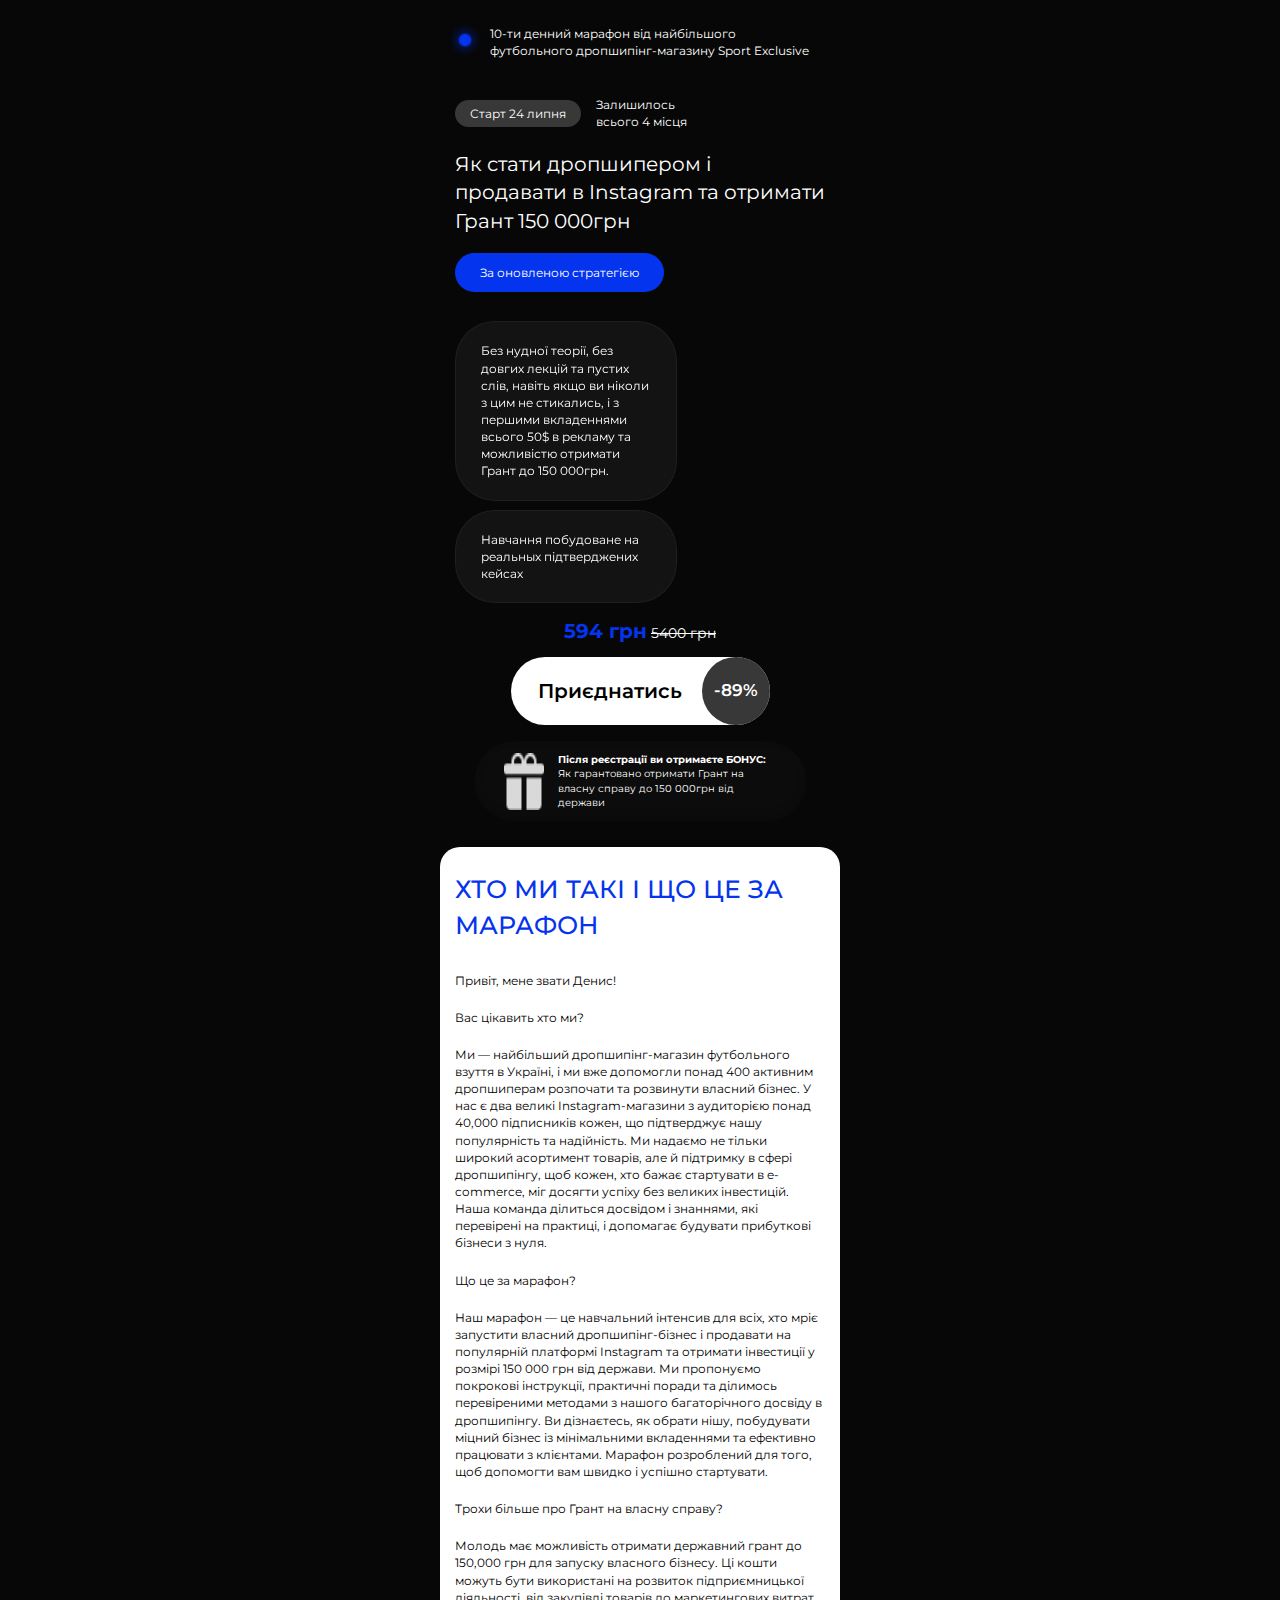
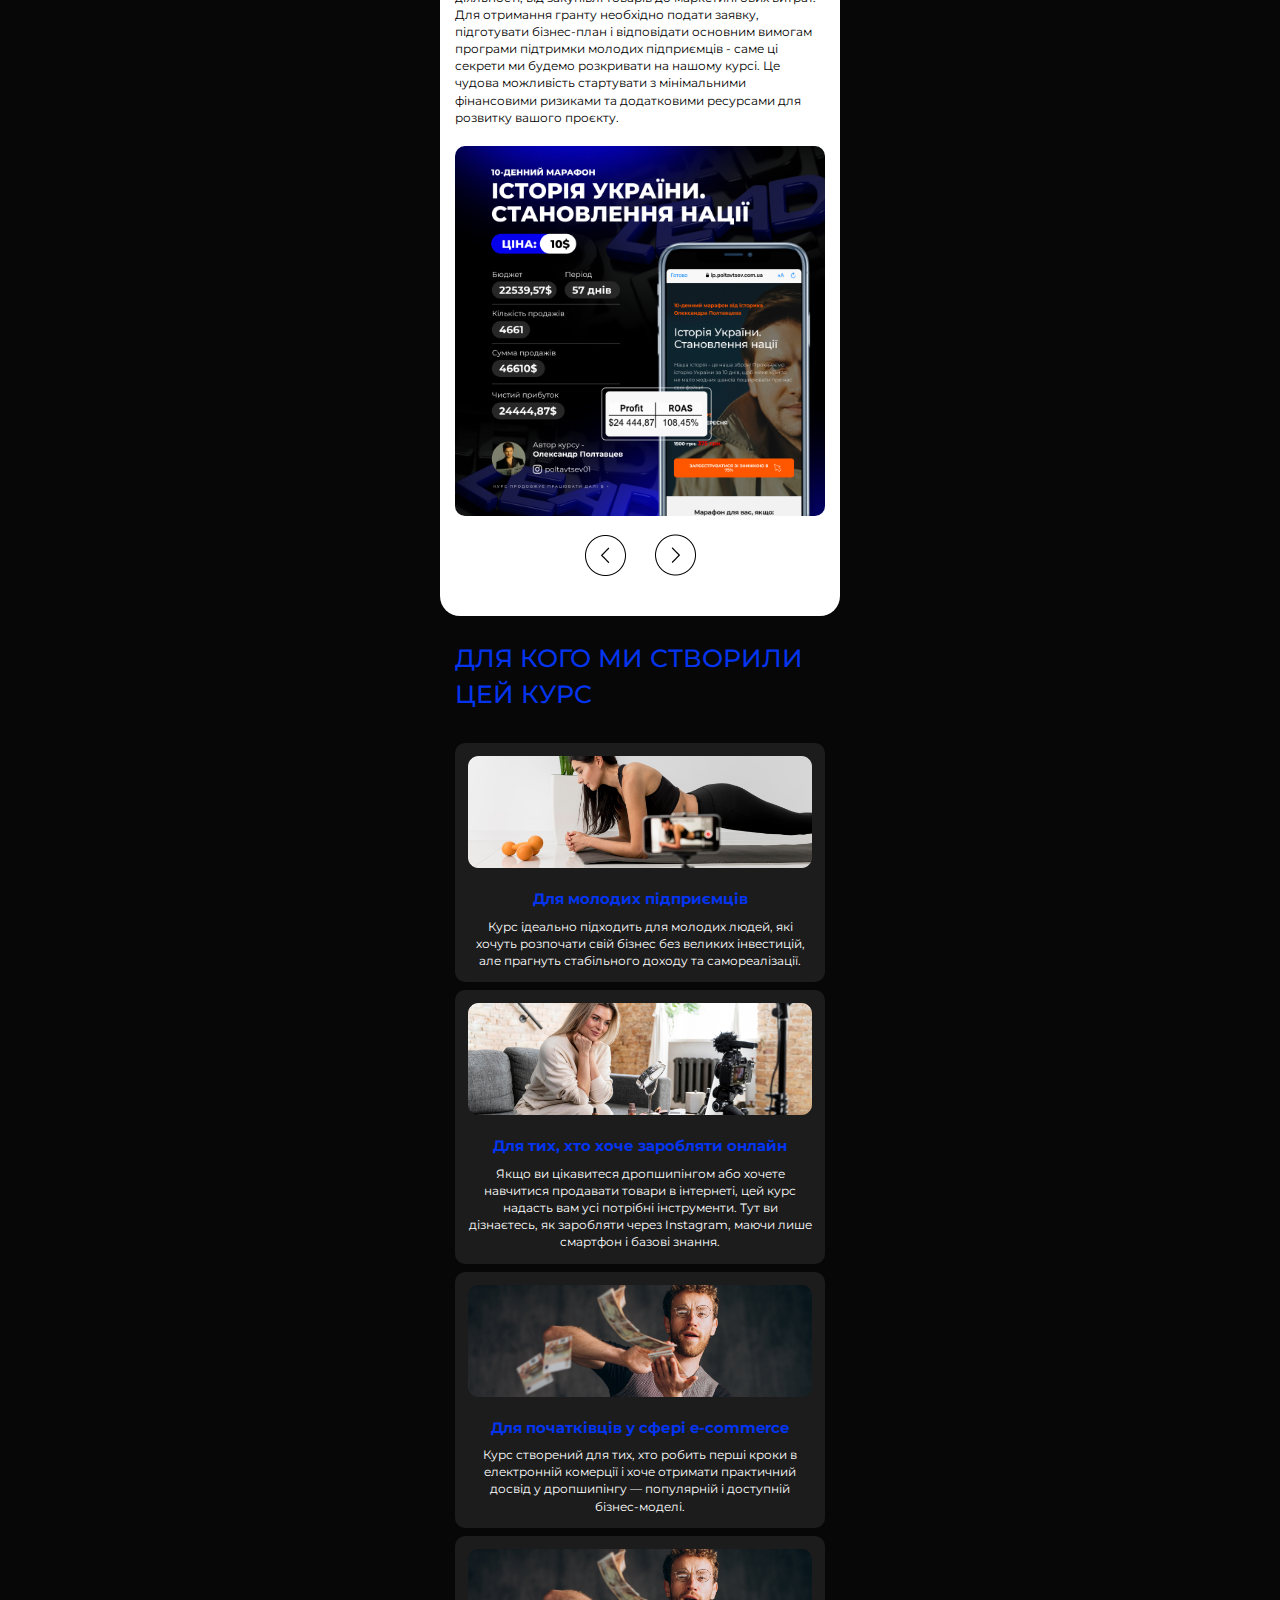
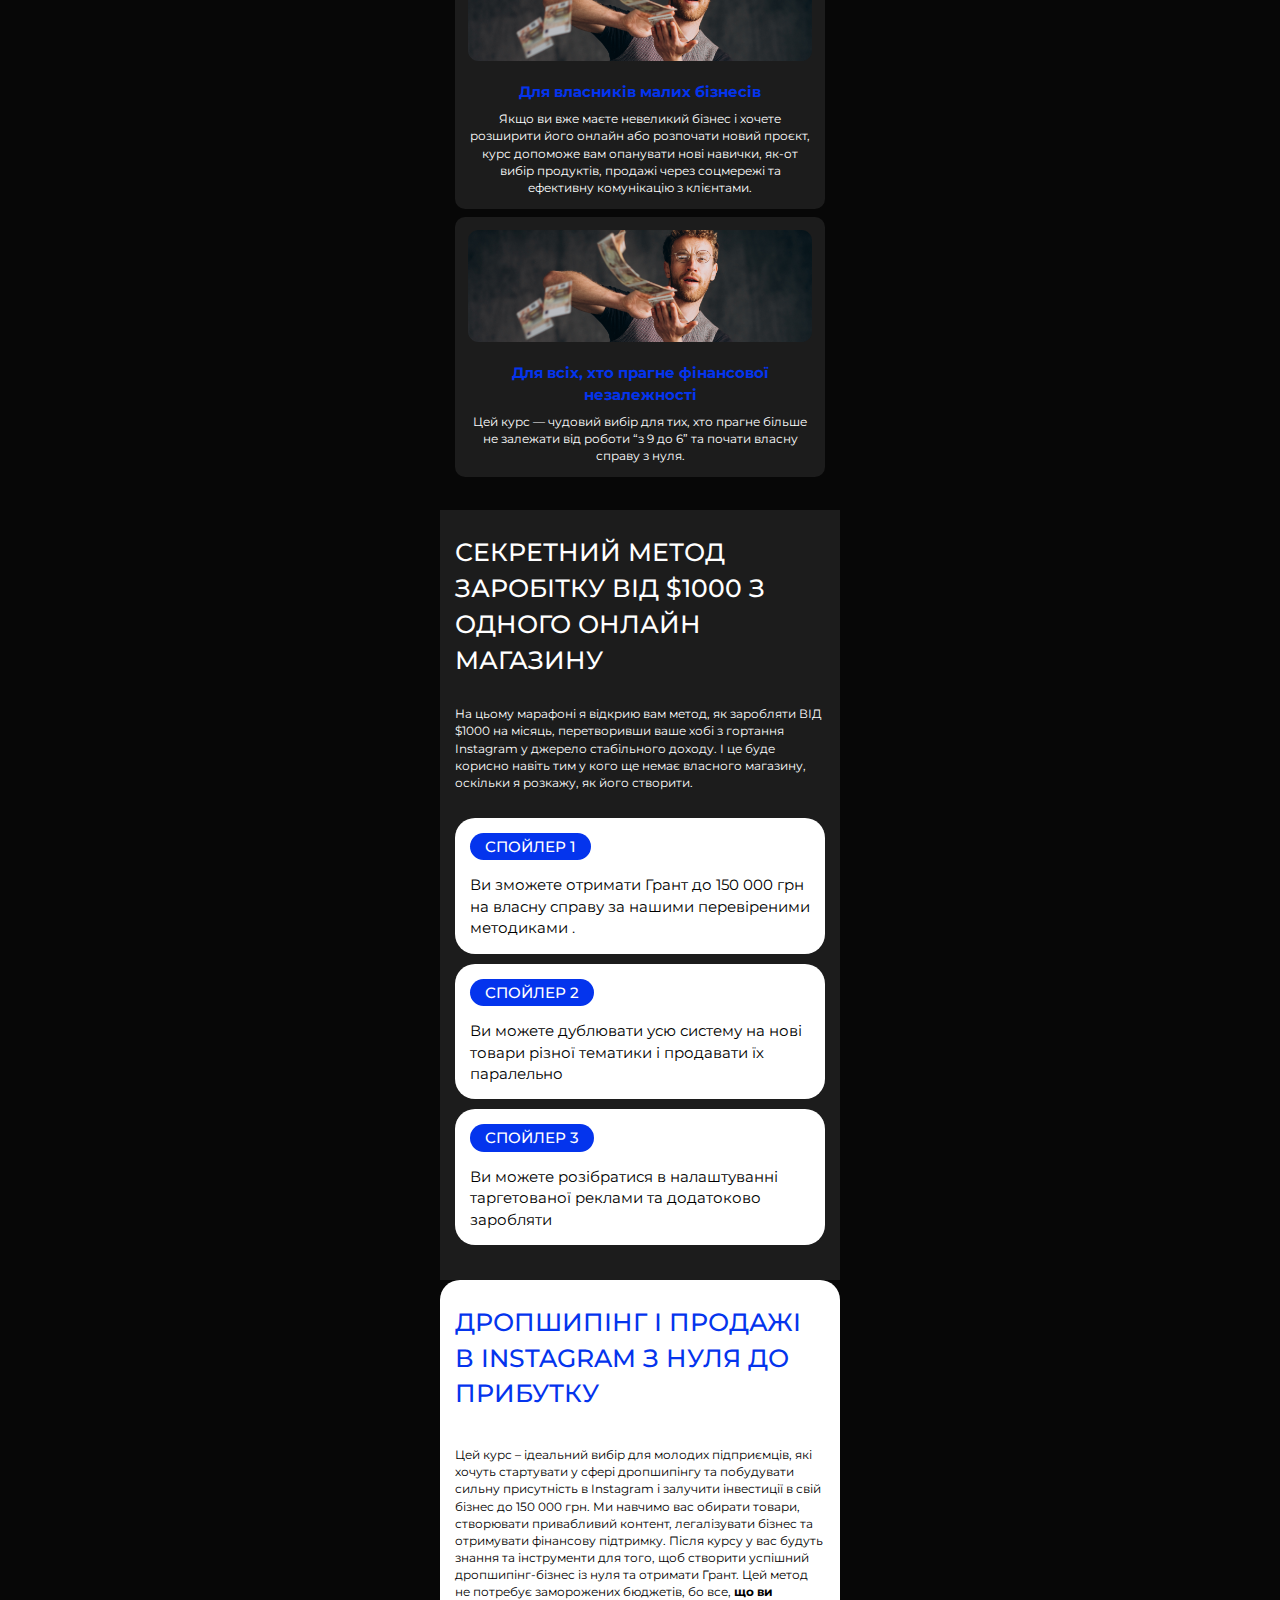
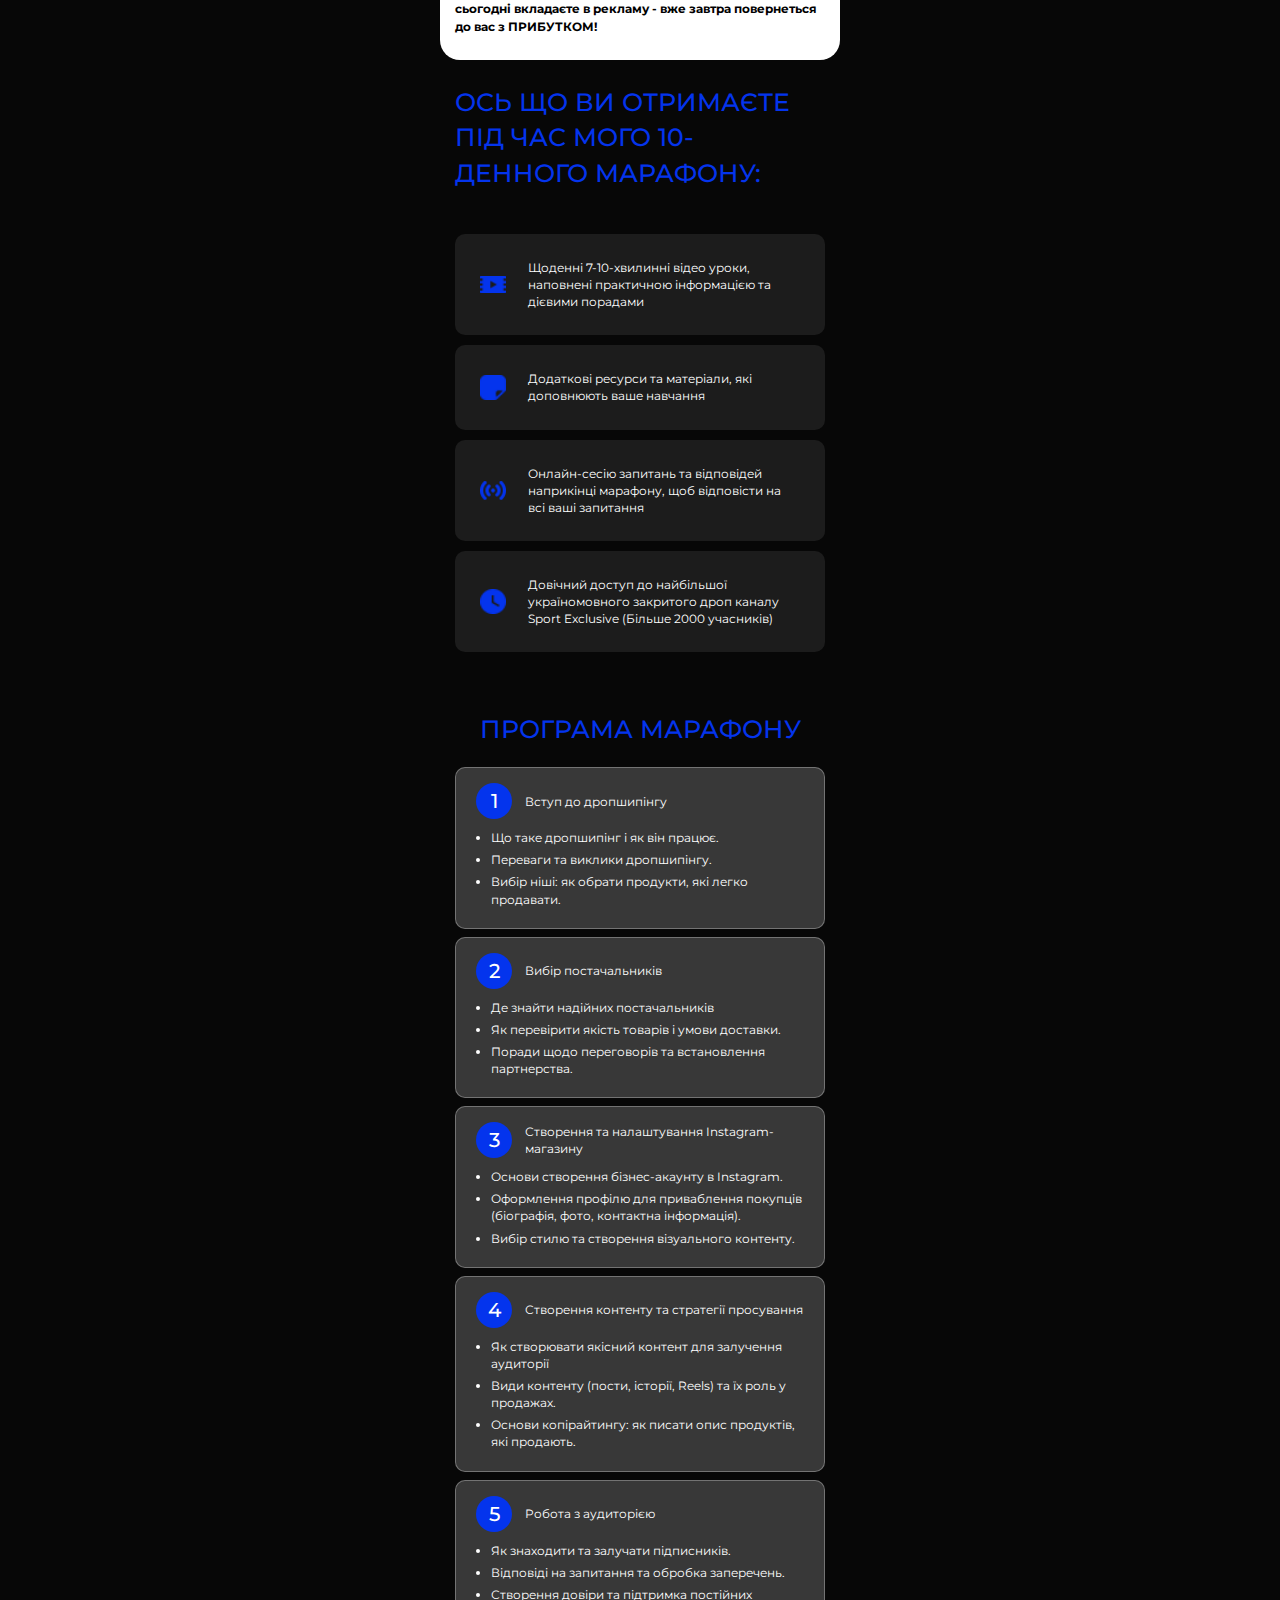
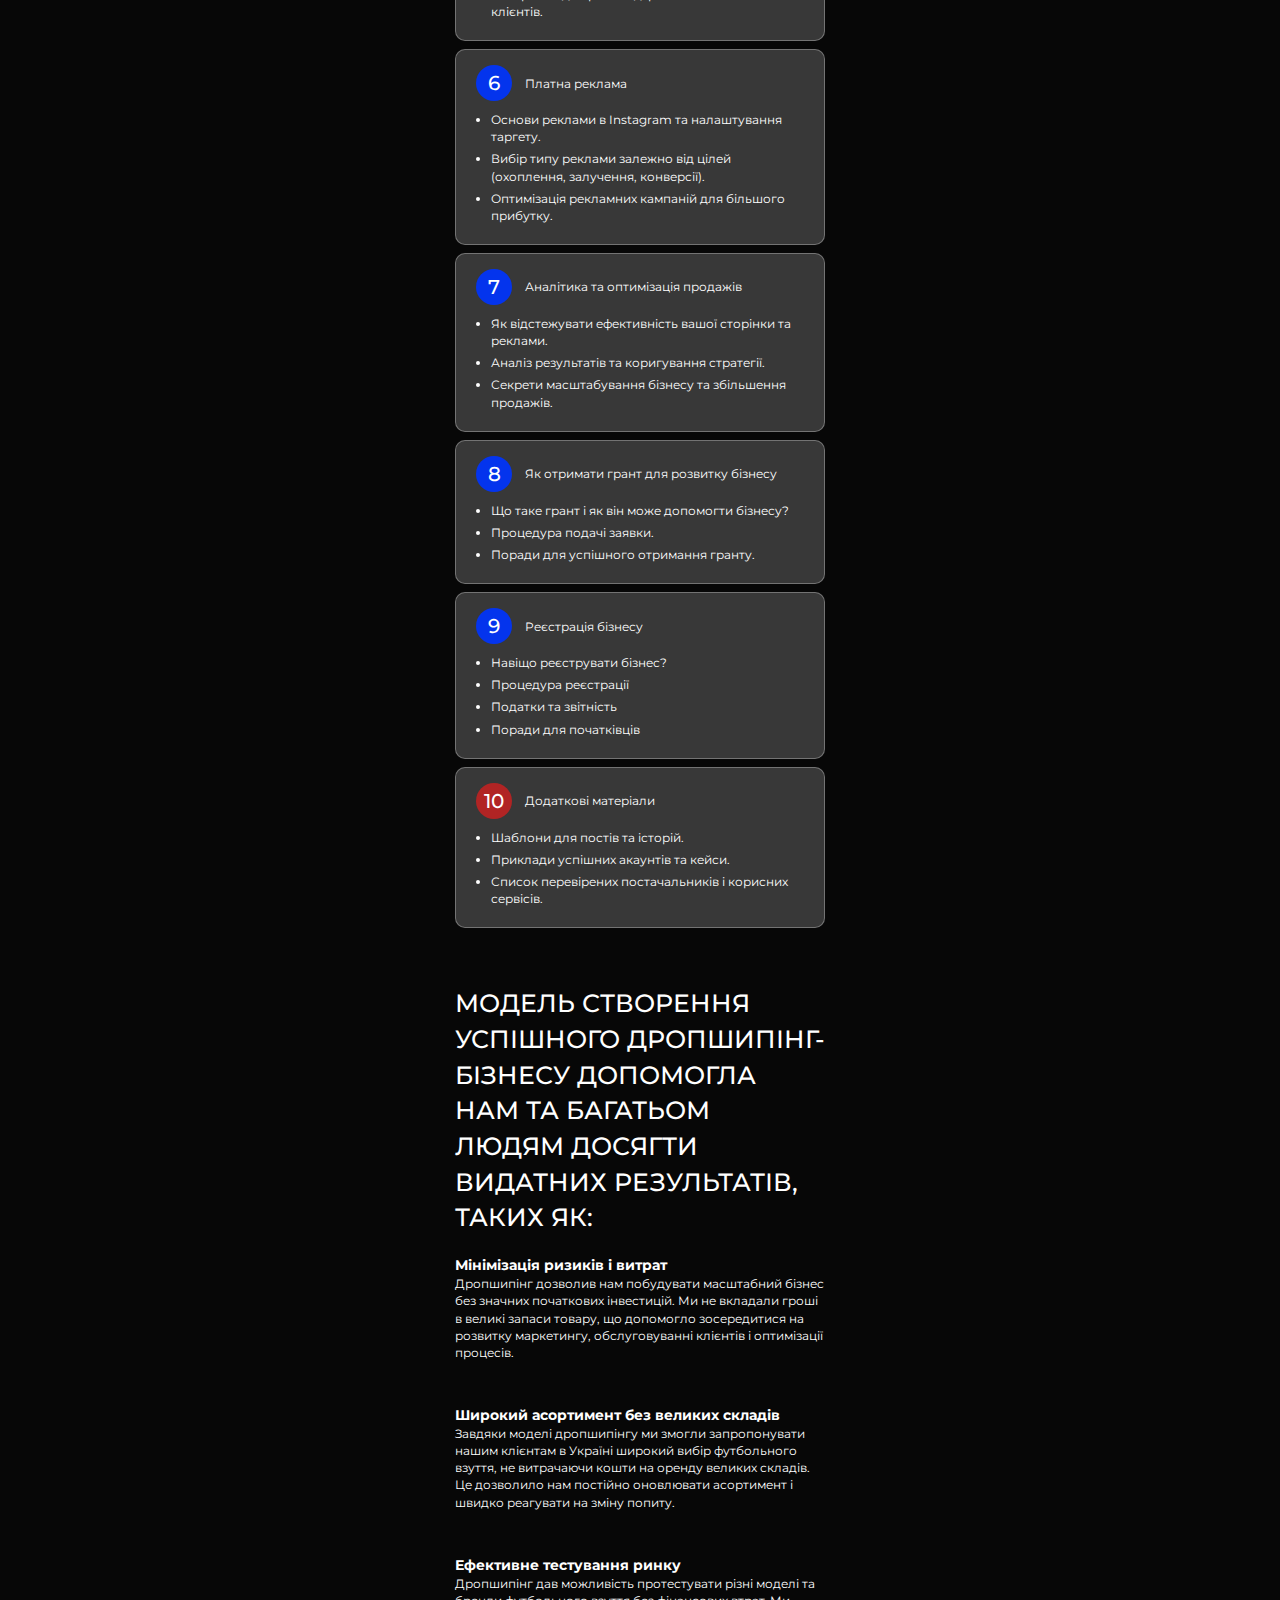
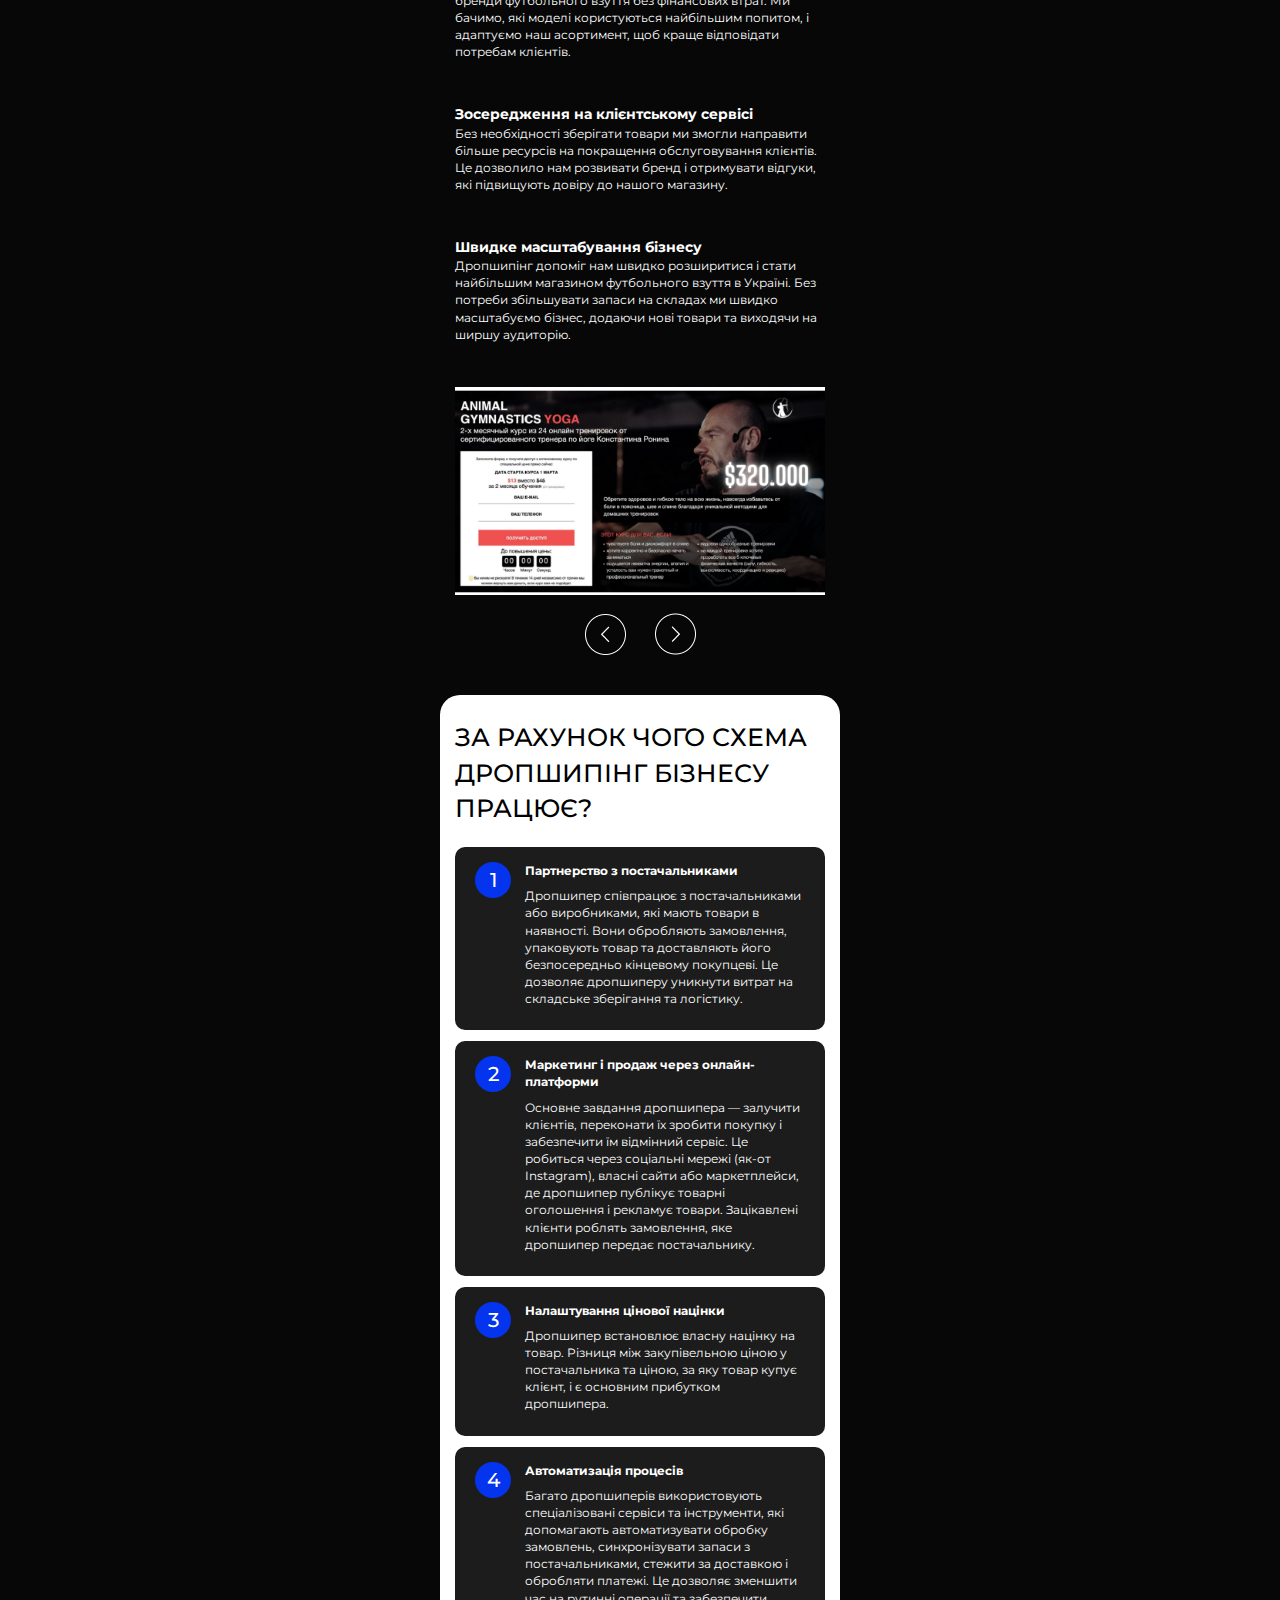
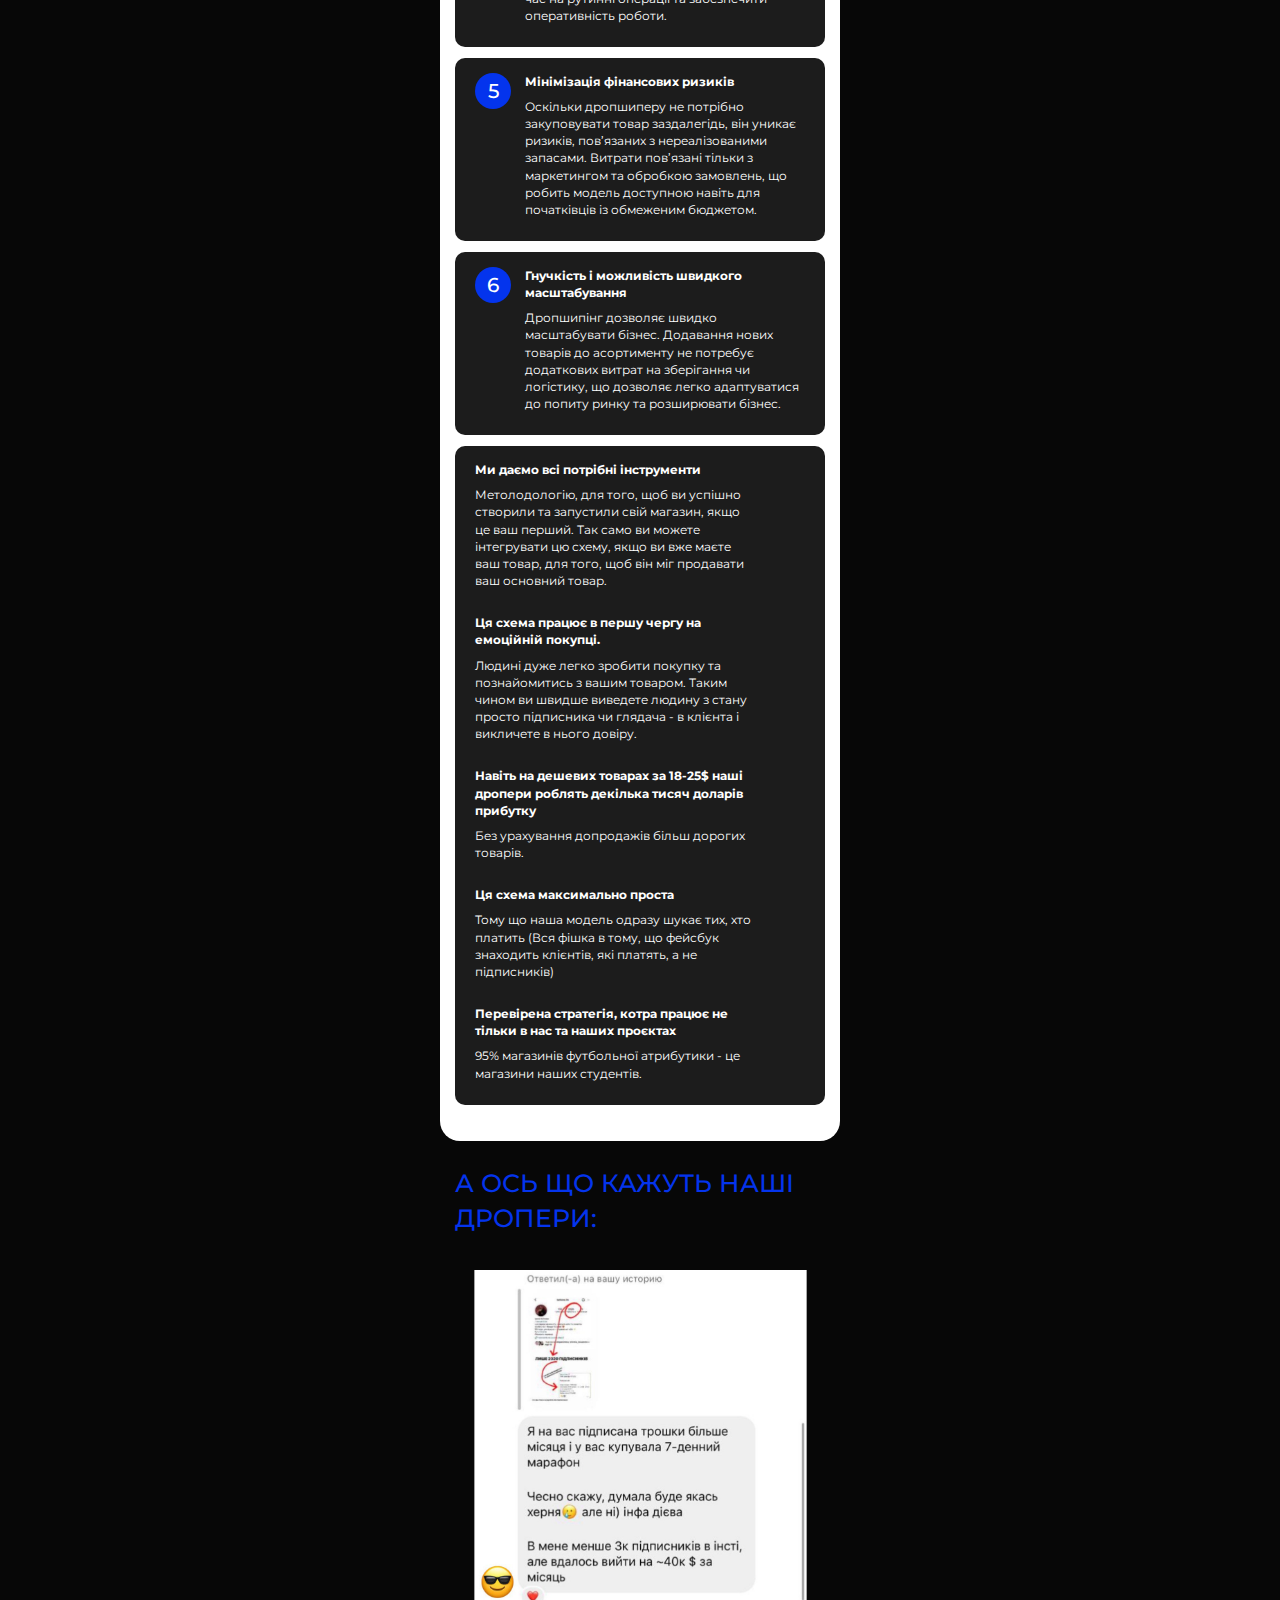
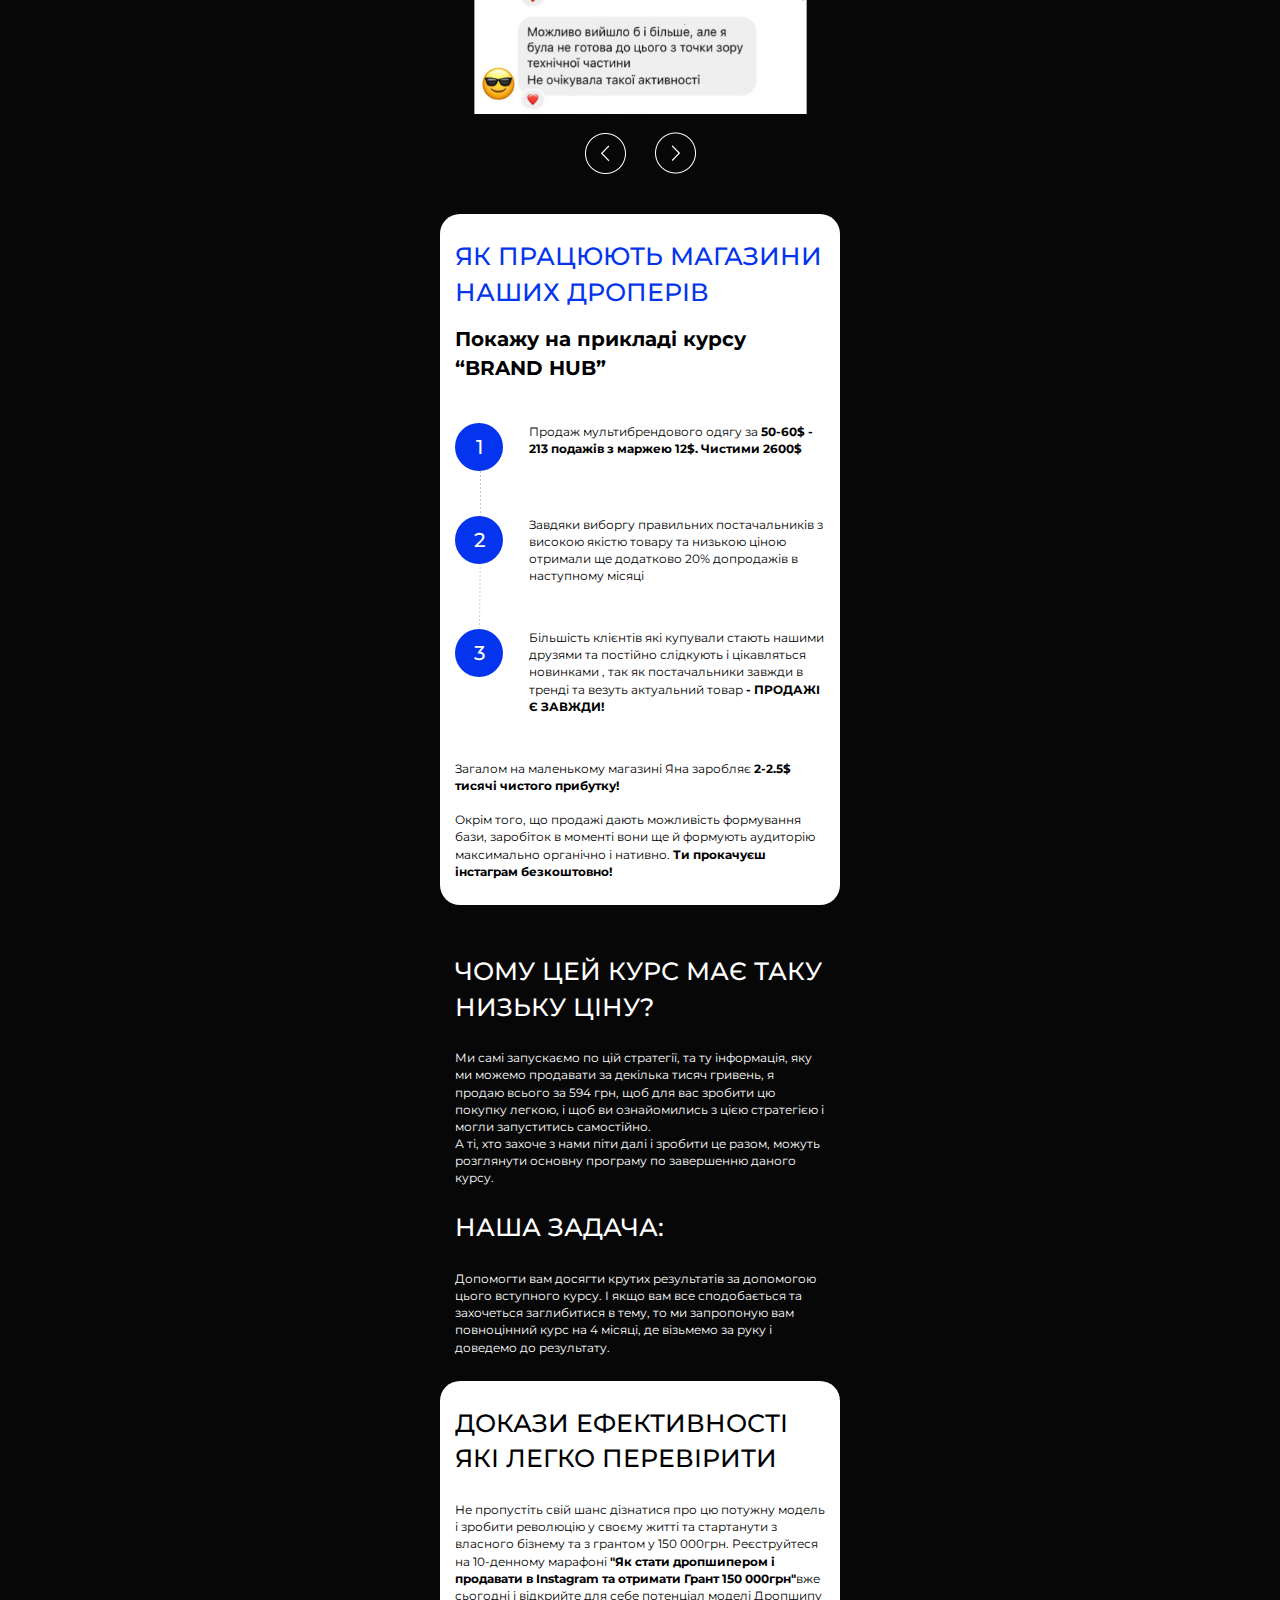
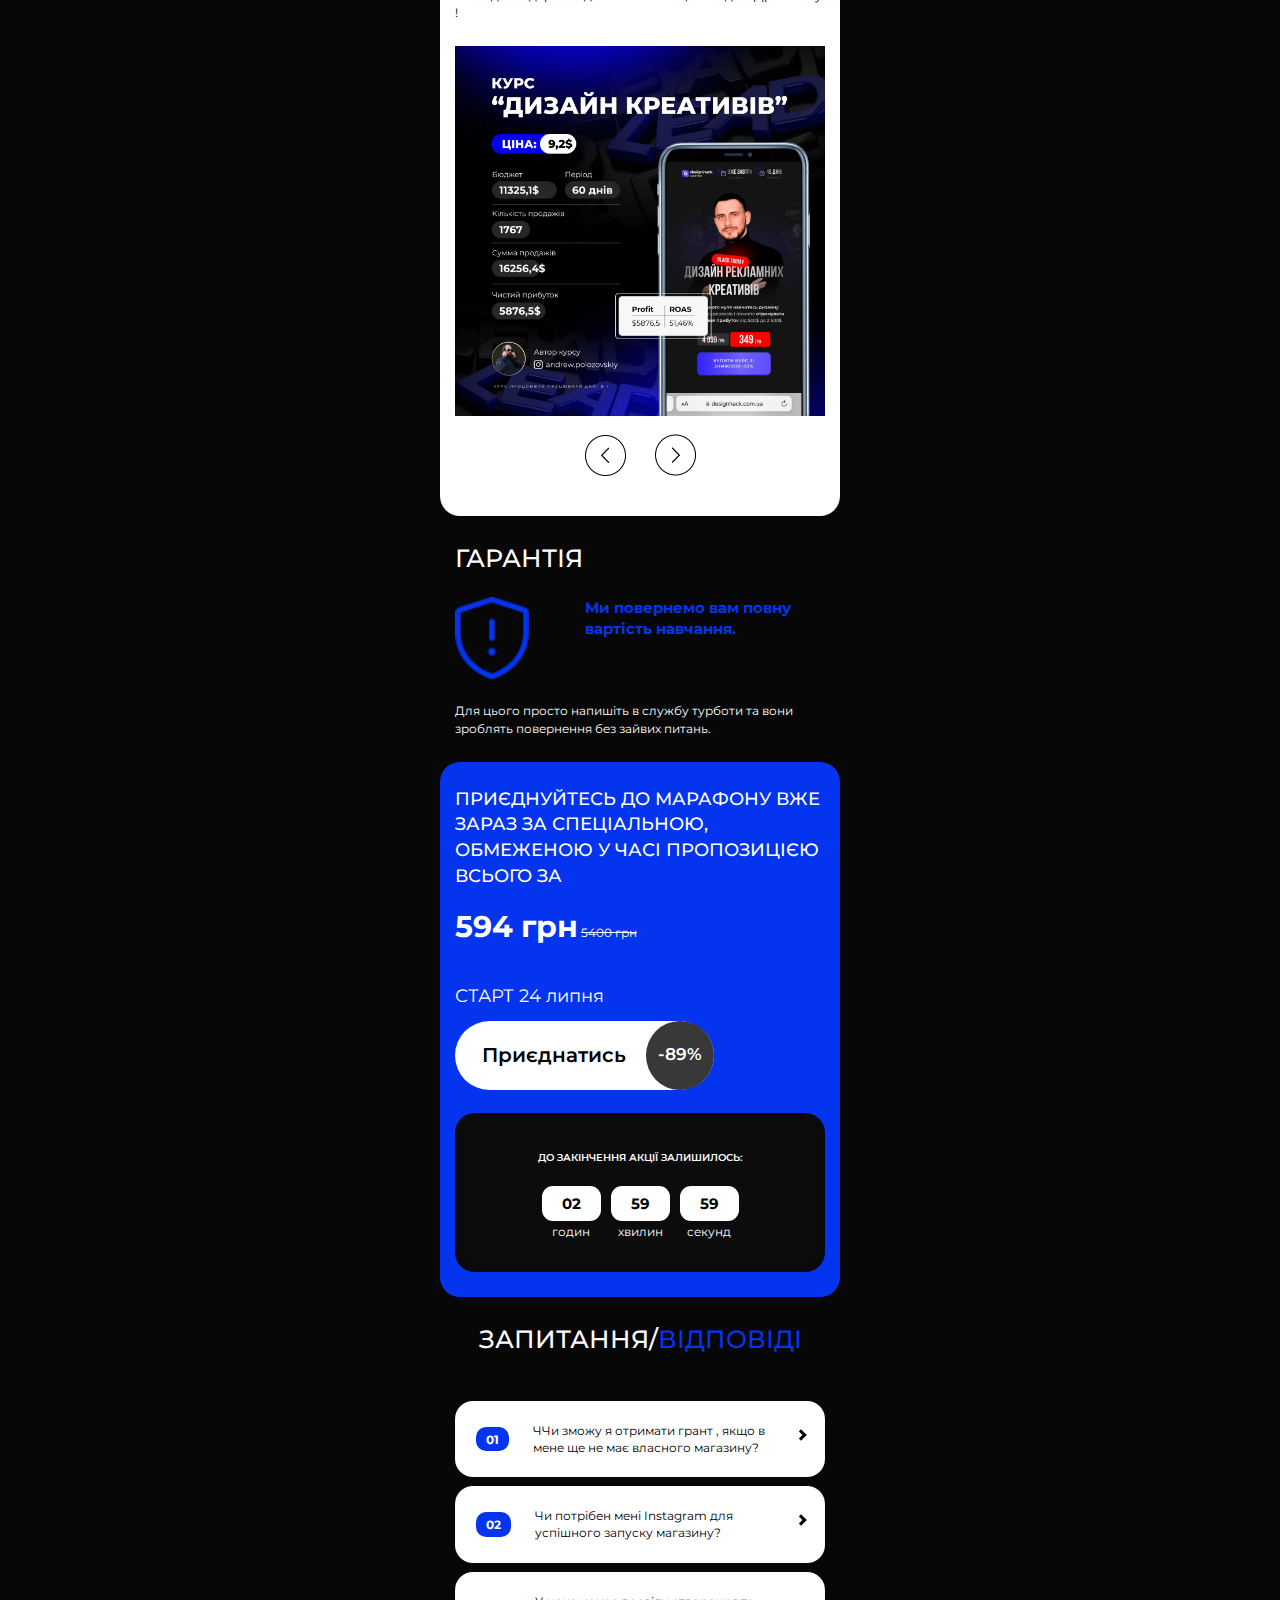
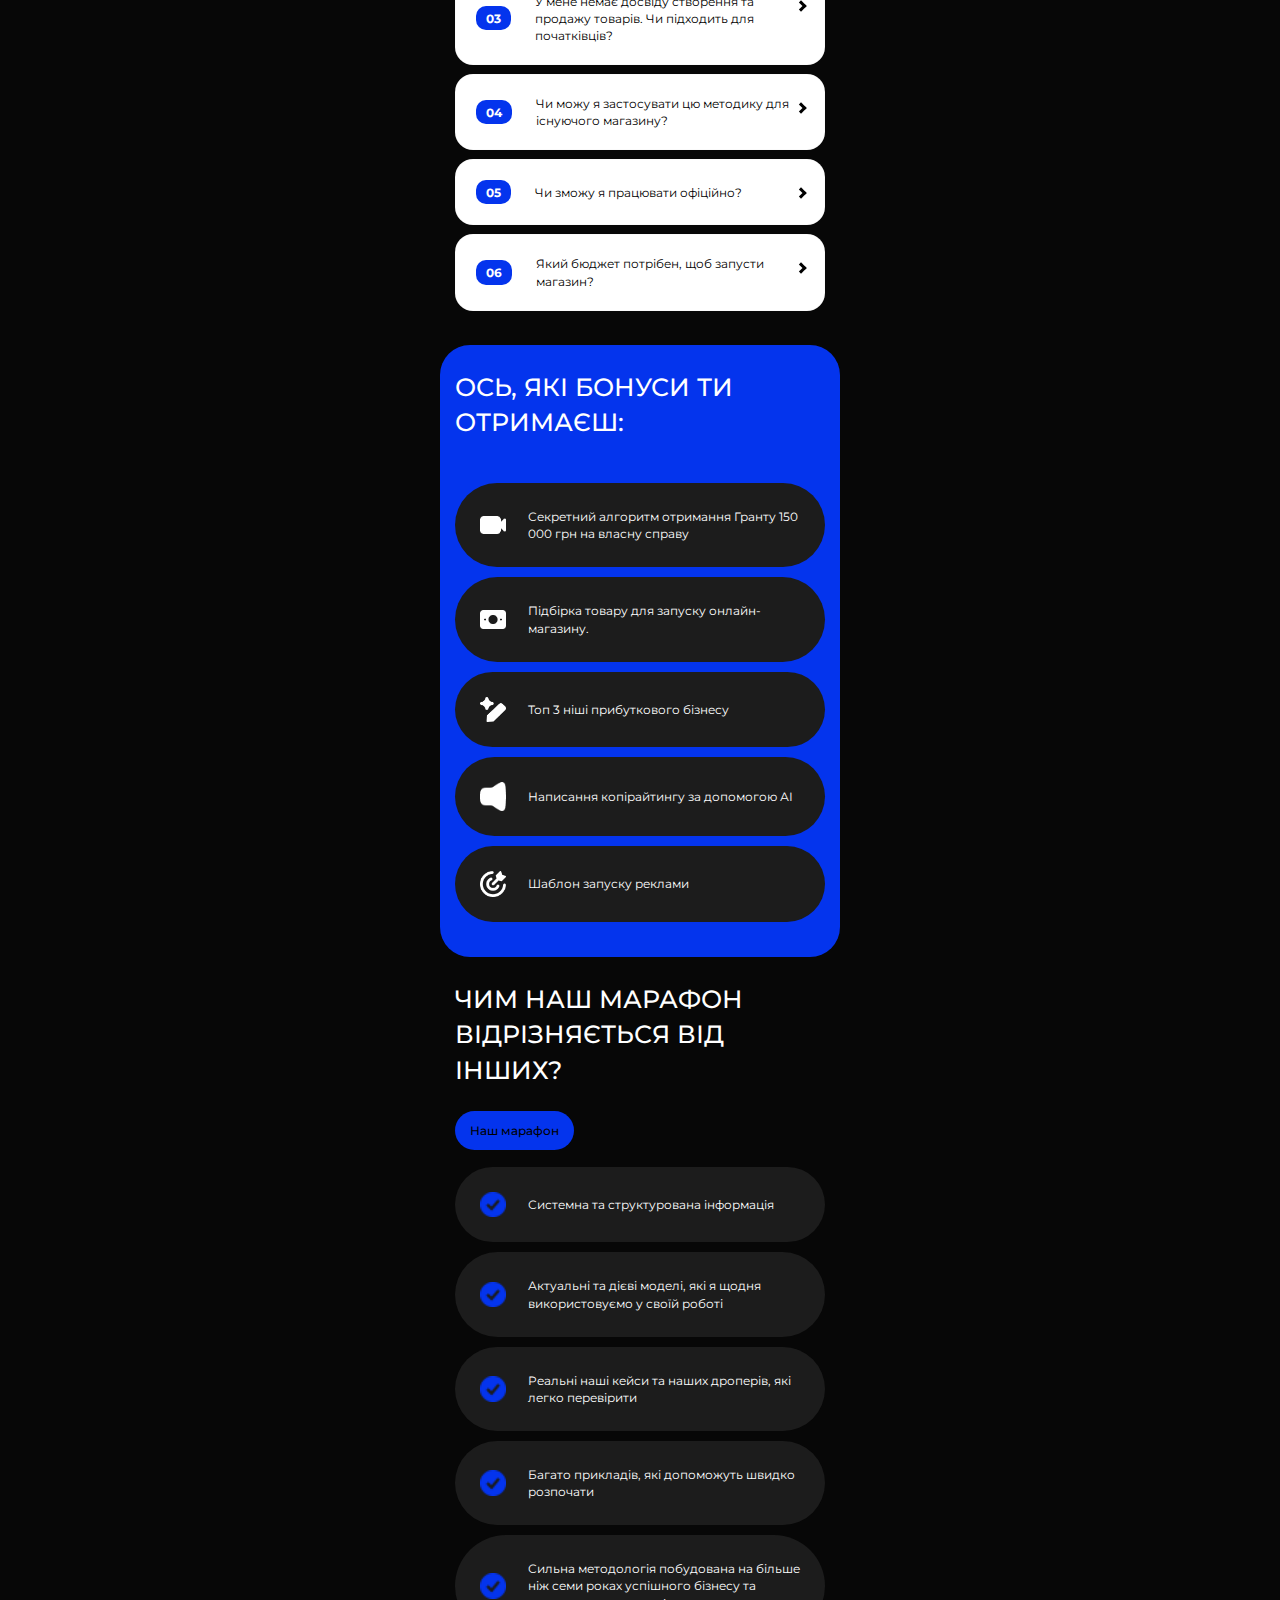
<file: index.html>
<!DOCTYPE html>
<html>
    <head>
        <meta charset="utf-8">
        <title></title>
        <meta http-equiv="X-UA-Compatible" content="IE=edge">
        <meta name="viewport" content="width=device-width, initial-scale=1.0">
        <!-- <link rel="shortcut icon" href="images/favicon.png"> -->
        <meta property="og:title" content="">
        <meta property="og:description" content="">

        <link rel="stylesheet" href="css/bootstrap-grid.min.css">
        <link rel="stylesheet" href="css/jquery.arcticmodal-0.3.css" defer="">
        <link rel="stylesheet" href="css/simple.css" defer="">
        <link rel="stylesheet" type="text/css" href="css/slick.css" defer="">
        <link rel="stylesheet" type="text/css" href="css/slick-theme.css" defer="">
        <link rel="stylesheet" href="css/main.css">

        <link rel="stylesheet" href="css/loader.css">
    </head>
    <body>
        <section class="s1">
            <div class="container">
                <p class="pretitle">10-ти денний марафон від найбільшого <br> футбольного дропшипінг-магазину Sport Exclusive</p>
                <div class="items start">
                    <div>Старт <span class="date-block"></span></div>
                    <div>Залишилось <br>всього 4 місця</div>
                </div>
                <h1>Як стати дропшипером і продавати в Instagram та отримати Грант 150 000грн</h1>
                <div>За оновленою стратегією</div>
                <div class="info">Без нудної теорії, без довгих лекцій та пустих слів, навіть якщо ви ніколи з цим не стикались, і з першими 
                    вкладеннями всього 50$ в рекламу та можливістю отримати Грант до 150 000грн.
                </div>
                <div class="info">Навчання побудоване на реальных підтверджених кейсах</div>
                <p class="price"><strong class="blue">594 грн</strong> <del>5400 грн</del></p>
                <div class="items btn openModal">
                    <div>приєднатись</div>
                    <div>-89%</div>
                </div>
                <div class="items bonus">
                    <img src="images/bonus.png">
                    <p><strong>Після реєстрації ви отримаєте БОНУС:</strong><br> Як гарантовано отримати Грант на власну справу до 150 000грн від держави</p>
                </div>
            </div>
        </section>
        <section class="s2">
            <div class="container">
                <h2><span class="blue">ХТО МИ ТАКІ І ЩО ЦЕ ЗА МАРАФОН</h2>
                <p>Привіт, мене звати Денис!</p>
                <p>Вас цікавить хто ми?</p>
                <p>Ми — найбільший дропшипінг-магазин футбольного взуття в Україні, і ми вже допомогли понад 400 
                    активним дропшиперам розпочати та розвинути власний бізнес. У нас є два великі Instagram-магазини 
                    з аудиторією понад 40,000 підписників кожен, що підтверджує нашу популярність та надійність. Ми 
                    надаємо не тільки широкий асортимент товарів, але й підтримку в сфері дропшипінгу, щоб кожен, хто 
                    бажає стартувати в e-commerce, міг досягти успіху без великих інвестицій. Наша команда ділиться 
                    досвідом і знаннями, які перевірені на практиці, і допомагає будувати прибуткові бізнеси з нуля.
                </p>
                <p>
                    Що це за марафон?
                </p>
                <p>
                    Наш марафон — це навчальний інтенсив для всіх, хто мріє запустити власний дропшипінг-бізнес і 
                    продавати на популярній платформі Instagram та отримати інвестиції у розмірі 150 000 грн від 
                    держави. Ми пропонуємо покрокові інструкції, практичні поради та ділимось перевіреними методами 
                    з нашого багаторічного досвіду в дропшипінгу. Ви дізнаєтесь, як обрати нішу, побудувати міцний 
                    бізнес із мінімальними вкладеннями та ефективно працювати з клієнтами. Марафон розроблений для 
                    того, щоб допомогти вам швидко і успішно стартувати.
                </p>
                <p>Трохи більше про Грант на власну справу?</p>
                <p>Молодь має можливість отримати державний грант до 150,000 грн для запуску власного бізнесу. 
                    Ці кошти можуть бути використані на розвиток підприємницької діяльності, від закупівлі товарів до 
                    маркетингових витрат. Для отримання гранту необхідно подати заявку, підготувати бізнес-план і 
                    відповідати основним вимогам програми підтримки молодих підприємців - саме ці секрети ми будемо 
                    розкривати на нашому курсі. Це чудова можливість стартувати з мінімальними фінансовими ризиками 
                    та додатковими ресурсами для розвитку вашого проєкту.
                </p>
                <div class="gallery1">
                    <div><img src="images/1.png"></div>
                    <div><img src="images/2.jpg"></div>
                    <div><img src="images/3.jpg"></div>
                    <div><img src="images/4.png"></div>
                </div>
            </div>
        </section>
        <section class="s3">
            <div class="container">
                <h2><span class="blue">ДЛЯ КОГО МИ СТВОРИЛИ ЦЕЙ КУРС</h2>
                <div class="item">
                    <img src="images/s3_1.png">
                    <h3 class="blue">Для молодих підприємців</h3>
                    <p>Курс ідеально підходить для молодих людей, які хочуть розпочати свій бізнес без великих інвестицій, 
                        але прагнуть стабільного доходу та самореалізації.</p>
                </div>
                <div class="item">
                    <img src="images/s3_2.png">
                    <h3 class="blue">Для тих, хто хоче заробляти онлайн</h3>
                    <p>Якщо ви цікавитеся дропшипінгом або хочете навчитися продавати товари в інтернеті, цей курс надасть вам усі потрібні інструменти. 
                        Тут ви дізнаєтесь, як заробляти через Instagram, маючи лише смартфон і базові знання.</p>
                </div>
                <div class="item">
                    <img src="images/s3_3.png">
                    <h3 class="blue">Для початківців у сфері e-commerce</h3>
                    <p>Курс створений для тих, хто робить перші кроки в електронній комерції і хоче отримати практичний досвід у 
                        дропшипінгу — популярній і доступній бізнес-моделі.
                    </p>
                </div>
                <div class="item">
                    <img src="images/s3_3.png">
                    <h3 class="blue">Для власників малих бізнесів</h3>
                    <p>Якщо ви вже маєте невеликий бізнес і хочете розширити його онлайн або розпочати новий проєкт, курс допоможе вам опанувати нові 
                        навички, як-от вибір продуктів, продажі через соцмережі та ефективну комунікацію з клієнтами.
                    </p>
                </div>
                <div class="item">
                    <img src="images/s3_3.png">
                    <h3 class="blue">Для всіх, хто прагне фінансової незалежності</h3>
                    <p>Цей курс — чудовий вибір для тих, хто прагне більше не залежати від роботи “з 9 до 6” та почати власну справу з нуля.</p>
                </div>
            </div>
        </section>
        <section class="s4">
            <div class="container">
                <h2>СЕКРЕТНИЙ МЕТОД ЗАРОБІТКУ ВІД $1000 З ОДНОГО ОНЛАЙН  МАГАЗИНУ</h2>
                <p>На цьому марафоні я відкрию вам метод, як заробляти ВІД $1000 на місяць, перетворивши ваше хобі з гортання Instagram у  джерело стабільного доходу. 
                    І це буде корисно навіть тим у кого ще немає власного магазину, оскільки я розкажу, як його створити.</p>
                <div class="item">
                    <div>СПОЙЛЕР 1</div>
                    <p>Ви зможете отримати Грант до 150 000 грн на власну справу за нашими перевіреними методиками .</p>
                </div>
                <div class="item">
                    <div>СПОЙЛЕР 2</div>
                    <p>Ви можете дублювати усю систему на нові товари різної тематики і продавати їх паралельно</p>
                </div>
                <div class="item">
                    <div>СПОЙЛЕР 3</div>
                    <p>Ви можете розібратися в налаштуванні таргетованої реклами та додатоково заробляти</p>
                </div>
            </div>
        </section>
        <section class="s5">
            <div class="container">
                <h2><span class="blue">Дропшипінг і продажі в Instagram з нуля до прибутку</h2>
                <p>
                    Цей курс – ідеальний вибір для молодих підприємців, які хочуть стартувати у сфері дропшипінгу та побудувати сильну присутність в Instagram 
                    і залучити інвестиції  в свій бізнес до 150 000 грн. Ми навчимо вас обирати товари, створювати привабливий контент, легалізувати бізнес та 
                    отримувати фінансову підтримку. Після курсу у вас будуть знання та інструменти для того, щоб створити успішний дропшипінг-бізнес із нуля та 
                    отримати Грант. Цей метод не потребує заморожених бюджетів, бо все,<strong> що ви сьогодні вкладаєте в рекламу - вже завтра повернеться до вас з ПРИБУТКОМ!</strong>

                </p>
            </div>
        </section>
        <section class="s6">
            <div class="container">
                <h2><span class="blue">ОСЬ ЩО ВИ ОТРИМАЄТЕ ПІД ЧАС МОГО 10-ДЕННОГО МАРАФОНУ:</h2>
                <div class="items">
                    <img src="images/s6_1.png">
                    <p>Щоденні 7-10-хвилинні відео уроки, наповнені практичною інформацією та дієвими порадами</p>
                </div>
                <div class="items">
                    <img src="images/s6_2.png">
                    <p>Додаткові ресурси та матеріали, які доповнюють ваше навчання</p>
                </div>
                <div class="items">
                    <img src="images/s6_3.png">
                    <p>Онлайн-сесію запитань та відповідей наприкінці марафону, щоб відповісти на всі ваші запитання</p>
                </div>
                <div class="items">
                    <img src="images/s6_4.png">
                    <p>Довічний доступ до найбільшої україномовного закритого дроп каналу  Sport Exclusive (Більше 2000 учасників)</p>
                </div>
            </div>
        </section>
        <section class="s7">
            <div class="container">
                <h2 class="blue">ПРОГРАМА МАРАФОНУ</h2>
                <div class="items">
                    <div class="num">1</div>
                    <p>Вступ до дропшипінгу</p>
                    <ul class="item-list">
                        <li>Що таке дропшипінг і як він працює.</li>
                        <li>Переваги та виклики дропшипінгу.</li>
                        <li>Вибір ніші: як обрати продукти, які легко продавати.</li>
                    </ul>
                </div>
                <div class="items">
                    <div class="num">2</div>
                    <p>Вибір постачальників</p>
                    <ul class="item-list">
                        <li>Де знайти надійних постачальників</li>
                        <li>Як перевірити якість товарів і умови доставки.</li>
                        <li>Поради щодо переговорів та встановлення партнерства.</li>
                    </ul>
                </div>
                <div class="items">
                    <div class="num">3</div>
                    <p>Створення та налаштування Instagram-магазину</p>
                    <ul class="item-list">
                        <li>Основи створення бізнес-акаунту в Instagram.</li>
                        <li>Оформлення профілю для приваблення покупців (біографія, фото, контактна інформація).</li>
                        <li>Вибір стилю та створення візуального контенту.</li>
                    </ul>
                </div>
                <div class="items">
                    <div class="num">4</div>
                    <p>Створення контенту та стратегії просування</p>
                    <ul class="item-list">
                        <li>Як створювати якісний контент для залучення аудиторії</li>
                        <li>Види контенту (пости, історії, Reels) та їх роль у продажах.</li>
                        <li>Основи копірайтингу: як писати опис продуктів, які продають.</li>
                    </ul>
                </div>
                <div class="items">
                    <div class="num">5</div>
                    <p>Робота з аудиторією</p>
                    <ul class="item-list">
                        <li>Як знаходити та залучати підписників.</li>
                        <li>Відповіді на запитання та обробка заперечень.</li>
                        <li>Створення довіри та підтримка постійних клієнтів.</li>
                    </ul>
                </div>
                <div class="items">
                    <div class="num">6</div>
                    <p>Платна реклама</p>
                    <ul class="item-list">
                        <li>Основи реклами в Instagram та налаштування таргету.</li>
                        <li>Вибір типу реклами залежно від цілей (охоплення, залучення, конверсії).</li>
                        <li>Оптимізація рекламних кампаній для більшого прибутку.</li>
                    </ul>
                </div>
                <div class="items">
                    <div class="num">7</div>
                    <p>Аналітика та оптимізація продажів</p>
                    <ul class="item-list">
                        <li>Як відстежувати ефективність вашої сторінки та реклами.</li>
                        <li>Аналіз результатів та коригування стратегії.</li>
                        <li>Секрети масштабування бізнесу та збільшення продажів.</li>
                    </ul>
                </div>
                <div class="items">
                    <div class="num">8</div>
                    <p>Як отримати грант для розвитку бізнесу</p>
                    <ul class="item-list">
                        <li>Що таке грант і як він може допомогти бізнесу?</li>
                        <li>Процедура подачі заявки.</li>
                        <li>Поради для успішного отримання гранту.</li>
                    </ul>
                </div>
                <div class="items">
                    <div class="num">9</div>
                    <p>Реєстрація бізнесу</p>
                    <ul class="item-list">
                        <li>Навіщо реєструвати бізнес?</li>
                        <li>Процедура реєстрації</li>
                        <li>Податки та звітність</li>
                        <li>Поради для початківців</li>
                    </ul>
                </div>
                <div class="items">
                    <div class="num red">10</div>
                    <p>Додаткові матеріали</p>
                    <ul class="item-list">
                        <li>Шаблони для постів та історій.</li>
                        <li>Приклади успішних акаунтів та кейси.</li>
                        <li>Список перевірених постачальників і корисних сервісів.</li>
                    </ul>
                </div>

            </div>
        </section>
        <section class="s8">
            <div class="container">
                <h2>МОДЕЛЬ СТВОРЕННЯ УСПІШНОГО ДРОПШИПІНГ-  БІЗНЕСУ ДОПОМОГЛА НАМ ТА БАГАТЬОМ ЛЮДЯМ ДОСЯГТИ ВИДАТНИХ РЕЗУЛЬТАТІВ, ТАКИХ ЯК:</h2>
                <div class="items">
                    <h3>Мінімізація ризиків і витрат</h3>
                    <span>Дропшипінг дозволив нам побудувати масштабний бізнес без значних початкових інвестицій. Ми не вкладали 
                        гроші в великі запаси товару, що допомогло зосередитися на розвитку маркетингу, обслуговуванні клієнтів і оптимізації процесів.
                    </span>
                </div>
                <div class="items">
                    <h3>Широкий асортимент без великих складів</h3>
                    <span>Завдяки моделі дропшипінгу ми змогли запропонувати нашим клієнтам в Україні широкий вибір футбольного взуття, 
                        не витрачаючи кошти на оренду великих складів. Це дозволило нам постійно оновлювати асортимент і швидко реагувати на зміну попиту.
                    </span>
                </div>
                <div class="items">
                    <h3>Ефективне тестування ринку</h3>
                    <span>Дропшипінг дав можливість протестувати різні моделі та бренди футбольного взуття без фінансових втрат. Ми бачимо, які моделі користуються 
                        найбільшим попитом, і адаптуємо наш асортимент, щоб краще відповідати потребам клієнтів.</span>
                </div>
                <div class="items">
                    <h3>Зосередження на клієнтському сервісі</h3>
                    <span>Без необхідності зберігати товари ми змогли направити більше ресурсів на покращення обслуговування клієнтів. Це дозволило 
                        нам розвивати бренд і отримувати відгуки, які підвищують довіру до нашого магазину.
                    </span>
                </div>
                <div class="items">
                    <h3>Швидке масштабування бізнесу</h3>
                    <span>Дропшипінг допоміг нам швидко розширитися і стати найбільшим магазином футбольного взуття в Україні. Без потреби збільшувати 
                        запаси на складах ми швидко масштабуємо бізнес, додаючи нові товари та виходячи на ширшу аудиторію.
                    </span>
                </div>
                <!-- <div class="items info">
                    <img src="images/s8_1.png">
                    <p>(Цей кейс в детальному вигляді я пришлю вам з першим уроком марафону)</p>
                </div> -->
                <div class="gallery3">
                    <div><img src="images/s8_2.jpg"></div>
                    <div><img src="images/s8_3.jpg"></div>
                    <div><img src="images/s8_4.jpg"></div>
                    <div><img src="images/s8_5.jpg"></div>
                </div>
            </div>
        </section>
        <section class="s9">
            <div class="container">
                <h2>ЗА РАХУНОК ЧОГО СХЕМА ДРОПШИПІНГ БІЗНЕСУ ПРАЦЮЄ?</h2>
                <!-- <p>Продаж курсів В ЛОБ - це працює краще ніж більшість стратегій на ринку інфобізнесу</p> -->
                <div class="items">
                    <div class="num">1</div>
                    <div>
                        <p><strong>Партнерство з постачальниками</strong></p>
                        <p>Дропшипер співпрацює з постачальниками або виробниками, які мають товари в наявності. Вони обробляють замовлення, 
                            упаковують товар та доставляють його безпосередньо кінцевому покупцеві. Це дозволяє дропшиперу уникнути витрат на складське 
                            зберігання та логістику.
                        </p>
                    </div>
                </div>
                <div class="items">
                    <div class="num">2</div>
                    <div>
                        <p><strong>Маркетинг і продаж через онлайн-платформи</strong></p>
                        <p>Основне завдання дропшипера — залучити клієнтів, переконати їх зробити покупку і забезпечити їм відмінний сервіс. 
                            Це робиться через соціальні мережі (як-от Instagram), власні сайти або маркетплейси, де дропшипер публікує товарні 
                            оголошення і рекламує товари. Зацікавлені клієнти роблять замовлення, яке дропшипер передає постачальнику.
                        </p>
                    </div>
                </div>
                <div class="items">
                    <div class="num">3</div>
                    <div>
                        <p><strong>Налаштування цінової націнки</strong></p>
                        <p>Дропшипер встановлює власну націнку на товар. Різниця між закупівельною ціною у постачальника та ціною, за яку 
                            товар купує клієнт, і є основним прибутком дропшипера.
                        </p>
                    </div>
                </div>
                <div class="items">
                    <div class="num">4</div>
                    <div>
                        <p><strong>Автоматизація процесів</strong></p>
                        <p>Багато дропшиперів використовують спеціалізовані сервіси та інструменти, які допомагають автоматизувати обробку замовлень, 
                            синхронізувати запаси з постачальниками, стежити за доставкою і обробляти платежі. Це дозволяє зменшити час на рутинні 
                            операції та забезпечити оперативність роботи.</p>
                    </div>
                </div>
                <div class="items">
                    <div class="num">5</div>
                    <div>
                        <p><strong>Мінімізація фінансових ризиків</strong></p>
                        <p>Оскільки дропшиперу не потрібно закуповувати товар заздалегідь, він уникає ризиків, пов’язаних з нереалізованими 
                            запасами. Витрати пов’язані тільки з маркетингом та обробкою замовлень, що робить модель доступною навіть для початківців 
                            із обмеженим бюджетом.
                        </p>
                    </div>
                </div>
                <div class="items">
                    <div class="num">6</div>
                    <div>
                        <p><strong>Гнучкість і можливість швидкого масштабування</strong></p>
                        <p>Дропшипінг дозволяє швидко масштабувати бізнес. Додавання нових товарів до асортименту не потребує додаткових витрат на зберігання 
                            чи логістику, що дозволяє легко адаптуватися до попиту ринку та розширювати бізнес.</p>
                    </div>
                </div>

                <div class="items">
                    <div>
                        <p><strong>Ми даємо всі потрібні інструменти</strong></p>
                        <p>Метолодологію, для того, щоб ви успішно створили та запустили свій магазин, якщо це ваш перший. 
                            Так само ви можете інтегрувати цю схему, якщо ви вже маєте ваш товар, для того, щоб він міг продавати ваш основний товар.</p>
                        <br>    
                        <p><strong>Ця схема працює в першу чергу на емоційній покупці.</strong></p>
                        <p>Людині дуже легко зробити покупку та познайомитись з вашим товаром. Таким чином ви швидше виведете людину з 
                            стану просто підписника чи глядача - в клієнта і викличете в нього довіру.</p>
                        <br>    
                        <p><strong>Навіть на дешевих товарах за 18-25$ наші дропери роблять декілька  тисяч доларів прибутку</strong></p>
                        <p>Без урахування допродажів більш дорогих товарів.</p>
                        <br>    
                        <p><strong>Ця схема максимально проста</strong></p>
                        <p>Тому що наша модель одразу шукає тих, хто платить
                            (Вся фішка в тому, що фейсбук знаходить клієнтів, які платять, а не підписників)</p>
                        <br>    
                        <p><strong>Перевірена стратегія, котра працює не тільки в нас та наших проєктах</strong></p>
                        <p>95%  магазинів футбольної атрибутики - це магазини наших студентів.</p>
                    </div>
                </div>


            </div>
        </section>
        <section class="s10">
            <div class="container">
                <h2><span class="blue">А ОСЬ ЩО КАЖУТЬ НАШІ ДРОПЕРИ:</h2>
                <div class="gallery2">
                    <div><img src="images/7.jpeg"></div>
                    <div><img src="images/3_1.jpg"></div>
                    <div><img src="images/4.jpg"><br><br><img src="images/5_1.jpg"></div>
                    <div><img src="images/8.jpeg"></div>
                    <div><img src="images/9.jpg"></div>
                    <div><img src="images/10.jpg"></div>
                </div>
            </div>
        </section>
        <section class="s12">
            <div class="container">
                <h2 class="blue">ЯК ПРАЦЮЮТЬ МАГАЗИНИ НАШИХ ДРОПЕРІВ</h2>
                <h3>Покажу на прикладі курсу “BRAND HUB”</h3>
                <div class="content">
                    <div class="items">
                        <div class="num">1</div>
                        <p>Продаж  мультибрендового одягу за <strong> 50-60$ -  213 подажів з маржею 12$. Чистими 2600$</strong></p>
                    </div>
                    <div class="items">
                        <div class="num">2</div>
                        <p>Завдяки виборгу правильних постачальників з високою якістю товару та низькою ціною отримали ще додатково 20% допродажів в наступному місяці</p>
                    </div>
                    <div class="items">
                        <div class="num">3</div>
                        <p>Більшість клієнтів які купували стають нашими друзями та постійно слідкують і цікавляться новинками , так як 
                            постачальники завжди в тренді та везуть актуальний товар <strong>- ПРОДАЖІ Є ЗАВЖДИ!</strong>
                        </p>
                    </div>
                </div>
                <p>Загалом на маленькому магазині  Яна заробляє  <strong>2-2.5$ тисячі чистого прибутку!</strong><br><br>
                    Окрім того, що продажі дають можливість формування бази, заробіток в моменті вони  ще й формують аудиторію максимально органічно і нативно. 
                    <strong>Ти прокачуєш інстаграм безкоштовно!</strong></p>
                <!-- <img src="images/s12_1.png">
                <img src="images/s12_2.png"> -->
            </div>
        </section>
        <section class="s13">
            <div class="container">
                <h2>ЧОМУ ЦЕЙ КУРС МАЄ ТАКУ НИЗЬКУ ЦІНУ?</h2>
                <p>Ми самі запускаємо  по цій стратегії, та ту інформація, яку ми можемо продавати за декілька тисяч гривень, я продаю всього за 594 грн, щоб для вас зробити цю покупку легкою, і щоб ви ознайомились з цією стратегією і могли запуститись самостійно. 
                    <br>А ті, хто захоче з нами піти далі і зробити це разом, можуть розглянути основну програму по завершенню даного курсу.</p>
                <h2>НАША ЗАДАЧА:</h2>
                <p>Допомогти вам досягти крутих результатів за допомогою цього вступного курсу. І якщо вам все сподобається та захочеться 
                    заглибитися в тему, то ми запропоную вам повноцінний курс на 4 місяці, де візьмемо за руку і доведемо до результату.
                </p>
            </div>
        </section>
        <section class="s14">
            <div class="container">
                <h2>ДОКАЗИ ЕФЕКТИВНОСТІ ЯКІ ЛЕГКО ПЕРЕВІРИТИ</h2>
                <p>Не пропустіть свій шанс дізнатися про цю потужну модель і зробити революцію у своєму житті та стартанути з власного бізнему та з 
                    грантом у 150 000грн. Реєструйтеся на 10-денному  марафоні <strong> "Як стати дропшипером і продавати в Instagram та отримати Грант 150 000грн"</strong>вже сьогодні 
                    і відкрийте для себе потенціал моделі Дропшипу !
                </p>
                <div class="gallery4">
                    <div><img src="images/5.jpg"></div>
                    <div><img src="images/6.jpg"></div>
                    <div><img src="images/7.jpg"></div>
                    <div><img src="images/8.jpg"></div>
                </div>
            </div>
        </section>
        <section class="s11">
            <div class="container">
                <h2>ГАРАНТІЯ</h2>
                <div class="items">
                    <img src="images/s11.png">
                    <h3 class="blue">Ми повернемо  вам повну вартість навчання. </h3>
                </div>
                <p>Для цього просто напишіть в службу турботи та вони зроблять повернення без зайвих питань.</p>
            </div>
        </section>
        <section class="s15">
            <div class="container">
                <h3>ПРИЄДНУЙТЕСЬ ДО МАРАФОНУ ВЖЕ ЗАРАЗ ЗА СПЕЦІАЛЬНОЮ, ОБМЕЖЕНОЮ У ЧАСІ ПРОПОЗИЦІЄЮ ВСЬОГО ЗА</h3>
                <p class="price"><strong>594 грн</strong> <del>5400 грн</del></p>
                <p>СТАРТ <span class="date-block"></span></p>
                <div class="items btn openModal">
                    <div>приєднатись</div>
                    <div>-89%</div>
                </div>
                <div class="timer">
                    <h4>ДО ЗАКІНЧЕННЯ АКЦІЇ ЗАЛИШИЛОСЬ:</h4>
                    <div class="getting-started"></div> 
                </div>
            </div>
        </section>
        <section class="s16">
            <div class="container">
                <h2>Запитання/<span class="blue">Відповіді</span></h2>
                <div class="accordion">
                    <section class="accordion_item">
                        <div class="title_block"><div class="num">01</div><div>ЧЧи зможу я отримати грант , якщо в мене ще не має власного магазину?</div></div>
                        <div class="info">
                            <p>ТАК , Грант на власну справу видається на єтапі створення ідеї та початку бізнесу .</p>
                    </section>
                    <section class="accordion_item">
                        <div class="title_block"><div class="num">02</div><div>Чи потрібен мені Instagram для успішного запуску магазину?</div></div>
                        <div class="info">
                            <p>Так, інстаграм це основний ресурс на якому ми будемо працювати.</p>
                        </div>
                    </section>
                    <section class="accordion_item">
                        <div class="title_block"><div class="num">03</div><div>У мене немає досвіду створення та продажу товарів.  Чи підходить для початківців?</div></div>
                        <div class="info">
                            <p>На нашому марафоні ми навчимо працювати з нуля.</p>
                        </div>
                    </section>
                    <section class="accordion_item">
                        <div class="title_block"><div class="num">04</div><div>Чи можу я застосувати цю методику для існуючого магазину?</div></div>
                        <div class="info">
                            <p>Звісно , ви зможете отримати грант на інстуючий бізнес та отримати рекомендації , як правильно розпреділити гроші.</p>
                        </div>
                    </section>
                    <section class="accordion_item">
                        <div class="title_block"><div class="num">05</div><div>Чи зможу я працювати офіційно?</div></div>
                        <div class="info">
                            <p>На курсі ми розповідаємо, як відкрити власний ФОП та працювати офіційно.</p>
                        </div>
                    </section>
                    <section class="accordion_item">
                        <div class="title_block"><div class="num">06</div><div>Який бюджет потрібен, щоб  запусти магазин?</div></div>
                        <div class="info">
                            <p>Вам знадобиться лише Ваша наполегливість та стимул і 50$ на рекламу.</p>
                        </div>
                    </section>
                </div>
            </div>
        </section>
        <section class="s17">
            <div class="container">
                <h2>ОСЬ, ЯКІ БОНУСИ ТИ ОТРИМАЄШ:</h2>
                <div class="items">
                    <img src="images/s17_1.png">
                    <p>Секретний алгоритм отримання Гранту 150 000 грн на власну справу</p>
                </div>
                <div class="items">
                    <img src="images/s17_2.png">
                    <p>Підбірка товару для запуску онлайн-магазину.</p>
                </div>
                <div class="items">
                    <img src="images/s17_3.png">
                    <p>Топ 3 ніші прибуткового бізнесу</p>
                </div>
                <div class="items">
                    <img src="images/s17_4.png">
                    <p>Написання копірайтингу за допомогою АІ</p>
                </div>
                <div class="items">
                    <img src="images/s17_5.png">
                    <p>Шаблон запуску реклами</p>
                </div>
            </div>
        </section>
        <section class="s18">
            <div class="container">
                <h2>ЧИМ НАШ МАРАФОН ВІДРІЗНЯЄТЬСЯ ВІД ІНШИХ?</span></h2>
                <div class="info1">Наш марафон</div>
                <div class="items">
                    <img src="images/check.png">
                    <p>Системна та структурована інформація</p>
                </div>
                <div class="items">
                    <img src="images/check.png">
                    <p>Актуальні та дієві моделі, які я щодня використовуємо у своїй роботі</p>
                </div>
                <div class="items">
                    <img src="images/check.png">
                    <p>Реальні наші  кейси та наших дроперів, які легко перевірити</p>
                </div>
                <div class="items">
                    <img src="images/check.png">
                    <p>Багато прикладів, які допоможуть швидко розпочати</p>
                </div>
                <div class="items">
                    <img src="images/check.png">
                    <p>Сильна методологія побудована на більше ніж семи  роках успішного бізнесу та сотнях наших дроперів.</p>
                </div>
                <div class="info2">Курси від торгашів курсами</div>
                <div class="items">
                    <img src="images/close.png">
                    <p>не знають, як працює інфобізнез</p>
                </div>
                <div class="items">
                    <img src="images/close.png">
                    <p>дають заїзджені схеми та теорію, яка не працює</p>
                </div>
                <div class="items">
                    <img src="images/close.png">
                    <p>без практичних та корисних бонусів</p>
                </div>
                <div class="items">
                    <img src="images/close.png">
                    <p>не мають успішного досвіду роботи зі студентами</p>
                </div>
                <div class="items">
                    <img src="images/close.png">
                    <p>не мають кейсів, які можна перевірити</p>
                </div>
            </div>
        </section>

        <div id="menu" class="default">
            <div class="items btn openModal">
                <div>приєднатись</div>
                <div>-89%</div>
            </div>
        </div>
        <footer>
            <div class="container">
                <div class="row">
                    <div class="col-md-4 col-sm-12 col-xs-12">
                        <p>ФОП Білюга Денис Петрович <br> ІПН/ЄДРПОУ 3738101013</p>
                        <p><small>Всі права захищені. Будь-яке копіювання матеріалів дозволяється тільки з погодження правовласників</small></p>
                        <p><a href="mailto:sportexclusive01@gmail.com">sportexclusive01@gmail.com</a></p>
                    </div>
                    <small>
                        <div style="margin-bottom:15px;" class="col-md-4 col-sm-12 col-xs-12">
                            <a target="_blank" href="policy.html">Політика конфіденційності</a>
                            <a target="_blank" href="oferta.html">Публічна оферта</a>
                        </div>
                    </small>
                </div>
                <small>
                    <div class="row">
                        <div class="col-md-6 col-sm-12 col-xs-12">
                            <p>
                                <small>MPORTANT: Do not enter your name and email until you have read the Legal Disclaimer. We are not able to make any 
                                    guarantees and we will not make any guarantees about your ability to generate results with our ideas, information, 
                                    tools and resources, or strategies. You should know that all products and services by our company are for educational 
                                    and informational purposes only. Nothing on this website, or any of our websites, or any of our content or curriculum 
                                    is a implication, promise, or guarantee of results. Use caution and always consult your accountant, lawyer or 
                                    professional adviser before acting on this or any information related to a lifestyle change, your business and 
                                    finances. You are responsible for your decisions, actions and results. By registering on this website you agree 
                                    not to attempt to hold us liable for your decisions, actions or results, at any time, under any circumstance.
                                    
                            </small>
                            </p>
                        </div>
                        <div class="col-md-6 col-sm-12 col-xs-12">
                            <p>
                                <small>ВАЖЛИВО: не вводьте свою контактну інформацію, доки не прочитаєте legal disclaimer. Ми не даємо жодних гарантій, що ви 
                                    досягнете якихось результатів за допомогою наших інструментів, стратегій або інформації. Всі продукти і сервіси компанії 
                                    призначені для освітніх цілей. Жодна інформація на цьому сайті або будь-яких інших сайтах компанії не гарантує і не 
                                    обіцяє отримання результатів. Ви несете відповідальність з

                            </small>
                            </p>
                        </div>
                    </div>
                </small>
            </div>
        </footer>

        <div style="display: none;">
            <div class="box-modal" id="modal1">
                <div class="box-modal_close arcticmodal-close">+</div>
                <div class="form">
                    <p class="deskr">Заповніть форму та отримайте 10-ти денний марафон від дропшипінг-магазину Sport Exclusive</p>
                    <p class="date">ДАТА СТАТУ курсу <span class="date-block"></span></p>
                    <p class="price"><span>594 грн</span> замість <del>5400 грн</del></p>
                    <!-- https://voskresensky.com/api.client2crm/ -->
                    <form class="apic2c ua mSoft-integration" action="#" accept-charset="utf-8" method="post" id="f1">
                        <input type="hidden" name="payment" value="wayforpay"> 
                        <input type="hidden" name="currency" value="UAH"> 
                        <input type="text" name="email" class="t-input" placeholder="Ваш E-mail" required="true"> 
                        <input type="text" name="phone" value="" class="t-input" placeholder="Ваш телефон" required="true"> 
                        <input type="submit" class="t-submit bluebg" value="Отримати доступ">

                        <input type="hidden" name="amount" value="594">
                        <input type="hidden" name="product_pay" value="10-ти денний марафон від найбільшого футбольного дропшипінг-магазину Sport Exclusive">
                        <input type="hidden" name="reqId" value="">
                        <input type="hidden" name="stage" value="8">
                        <input type="hidden" name="deal_name" value="">
                        <input type="hidden" name="up_stage" value="12">
                        <input type="hidden" name="tariff" value="Марафон">
                        <input type="hidden" name="product" value="10-ти денний марафон від найбільшого футбольного дропшипінг-магазину Sport Exclusive">
                        <input type="hidden" name="redirectUrl" value="">
                        <div style="display:none">
                            <input type="hidden" name="utm_term" value="null">
                            <input type="hidden" name="utm_content" value="null">
                            <input type="hidden" name="utm_medium" value="null">
                            <input type="hidden" name="utm_campaign" value="null">
                            <input type="hidden" name="utm_source" value="null">
                        </div>
                    </form>
                    <div class="desklaimer">
                        <p>P.S. Ви нічим не ризикуєте! Гарантія повернення коштів - 14 днів, якщо курс вам не підійде</p>
                        <h4><b>До закінчення акції залишилось:</b></h4>
                        <div class="getting-started"></div> 
                    </div>
                </div>
            </div>
        </div>


        <script type="text/javascript" src="js/jquery-1.11.0.min.js"></script>
        <script src="js/jquery.arcticmodal-0.3.min.js"></script>
        <script type="text/javascript" src="js/jquery-migrate-1.2.1.min.js"></script>
        <script src="js/lazysizes.min.js" async=""></script>
        <script src="js/jquery.countdown.min.js"></script>
        <script src="js/jquery.cookie.js"></script>
        <script type="text/javascript" src="js/slick.min.js"></script>
        <script src="js/common.js" async=""></script>

        <div class="form-n-loader hidden"><div>
            
    </body>
</html>
</file>
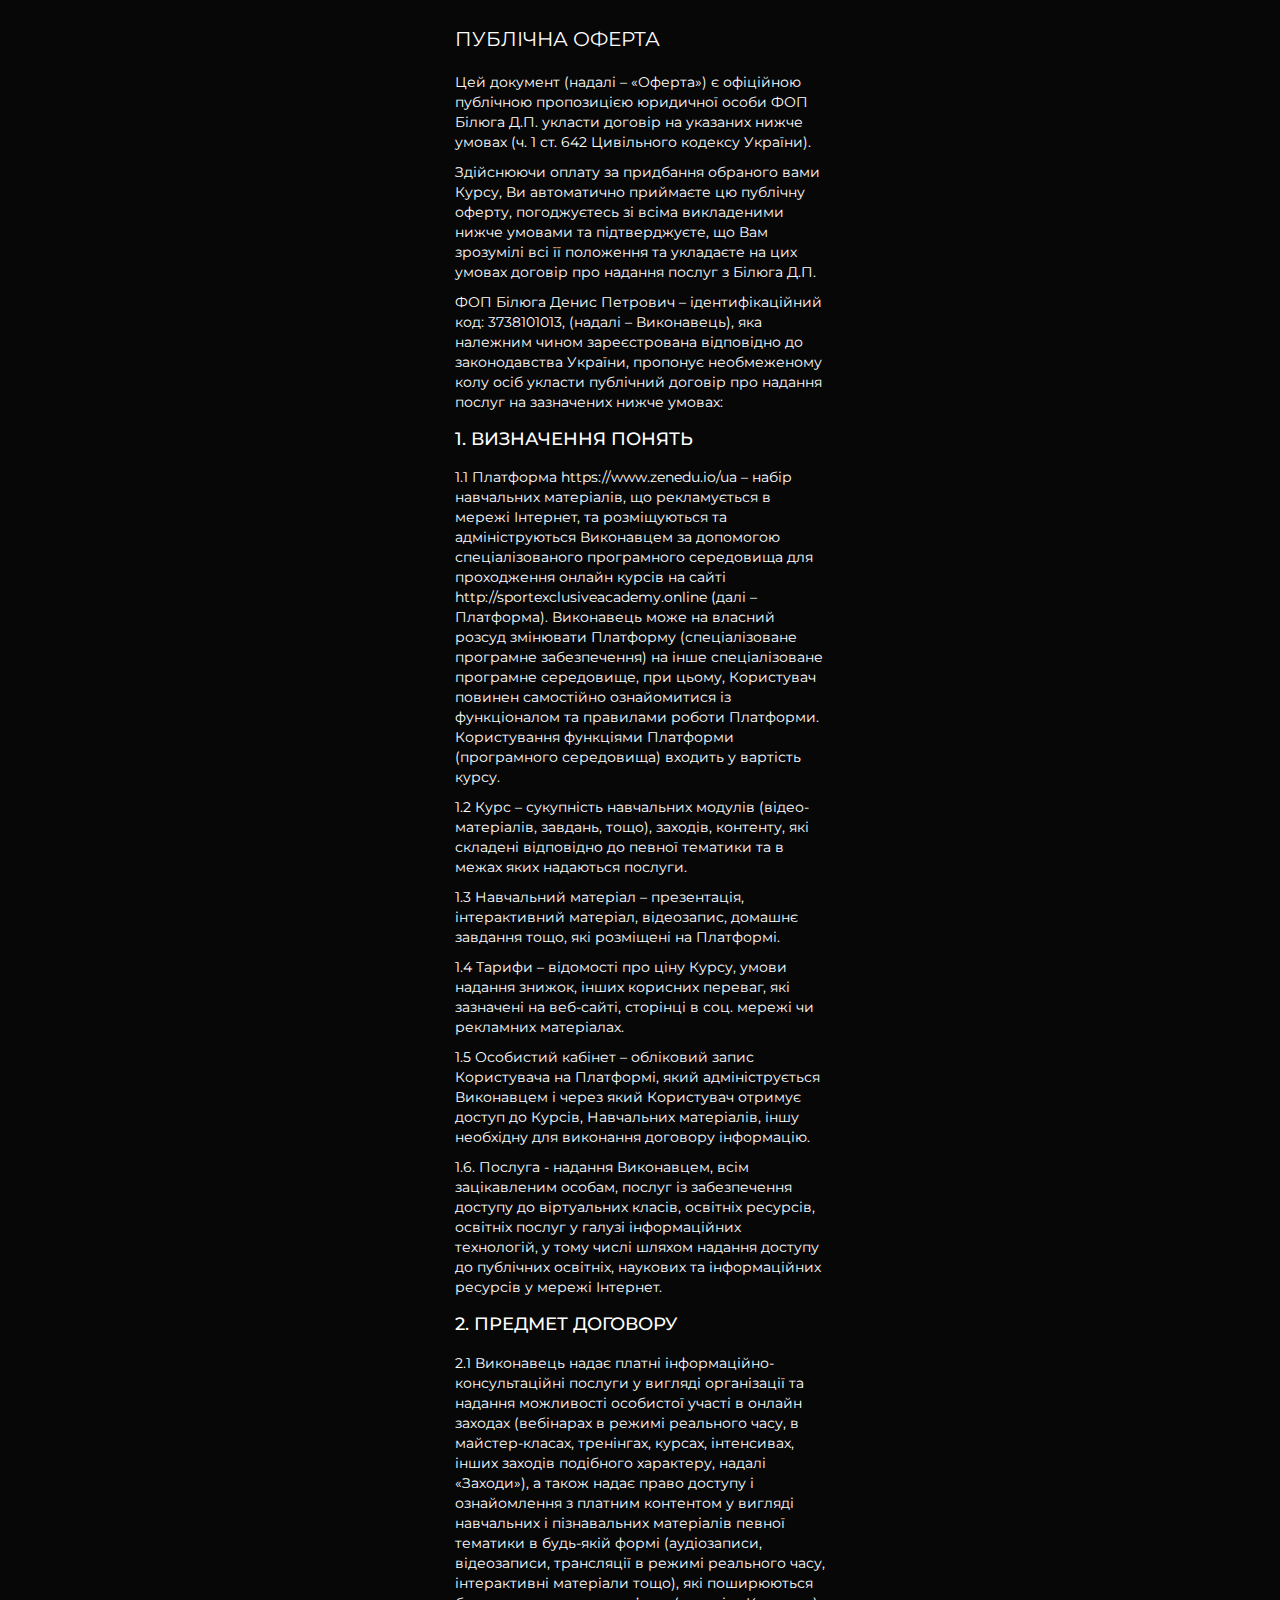
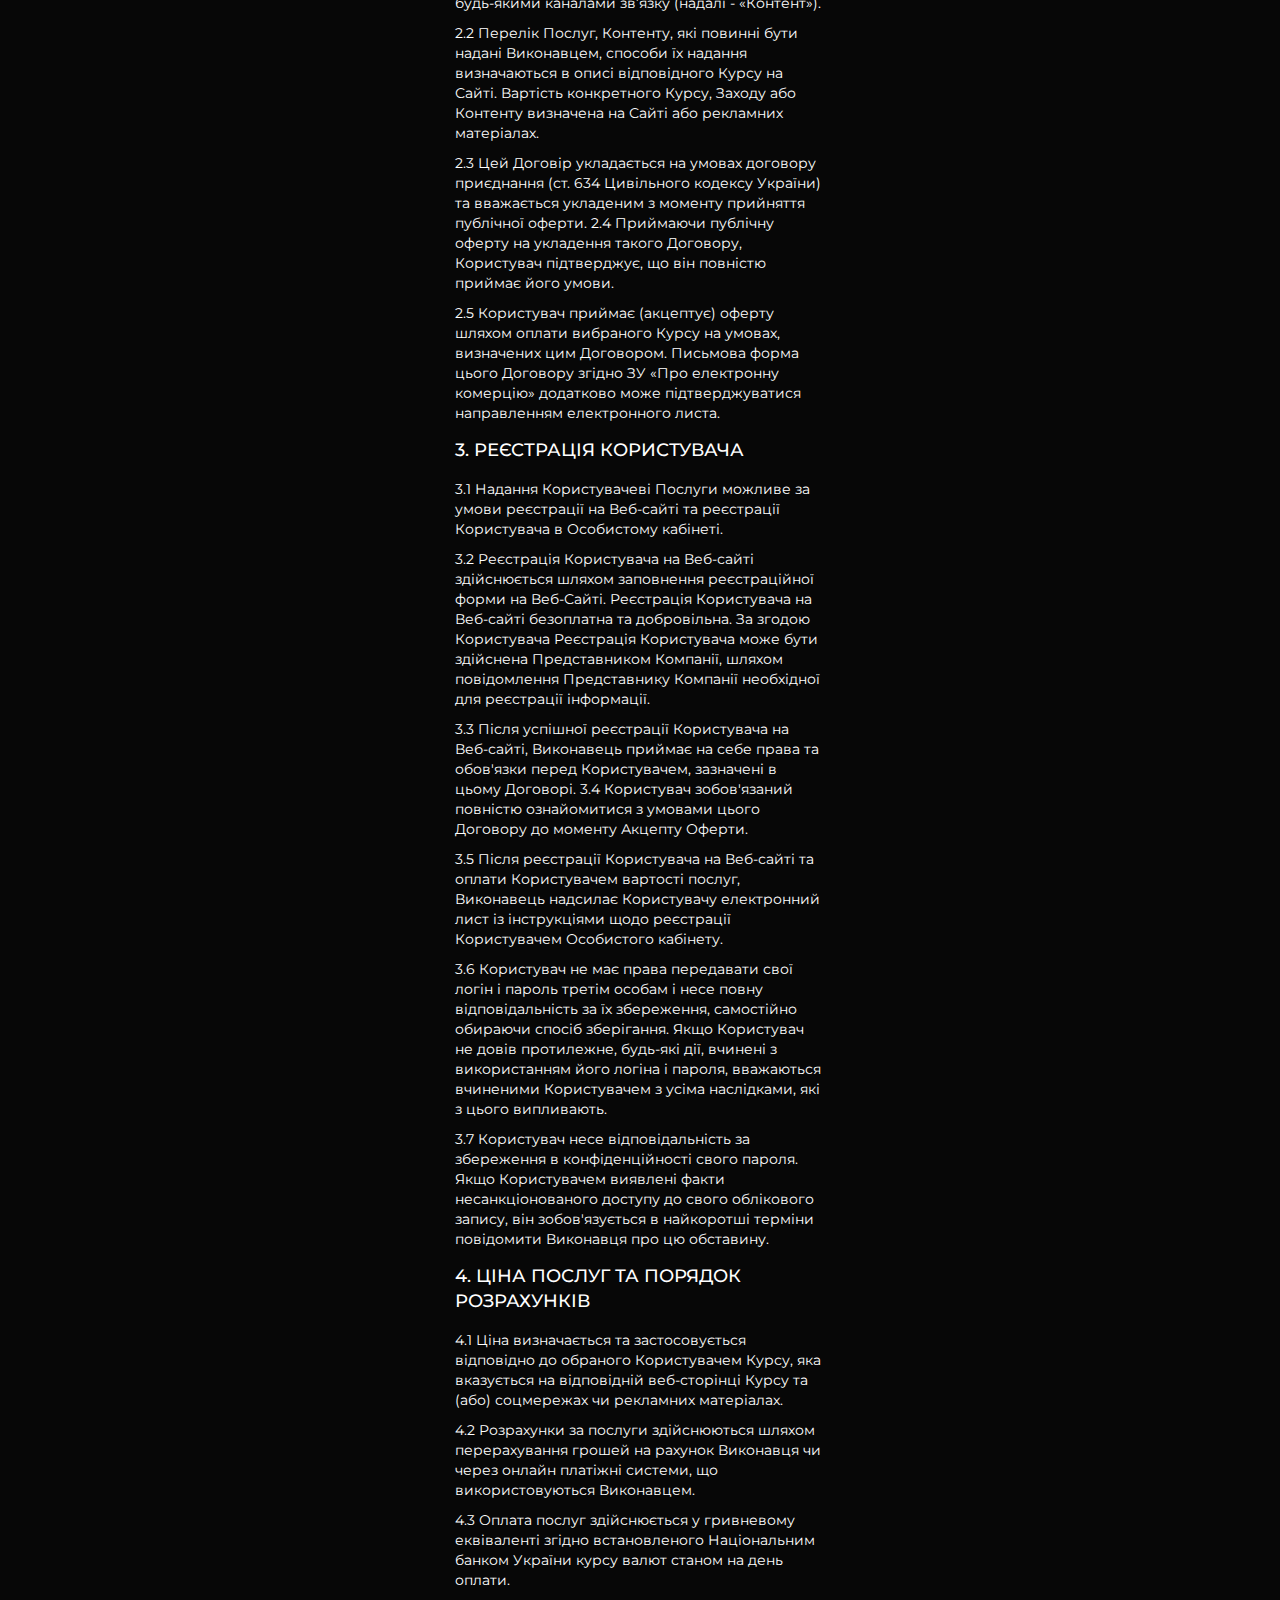
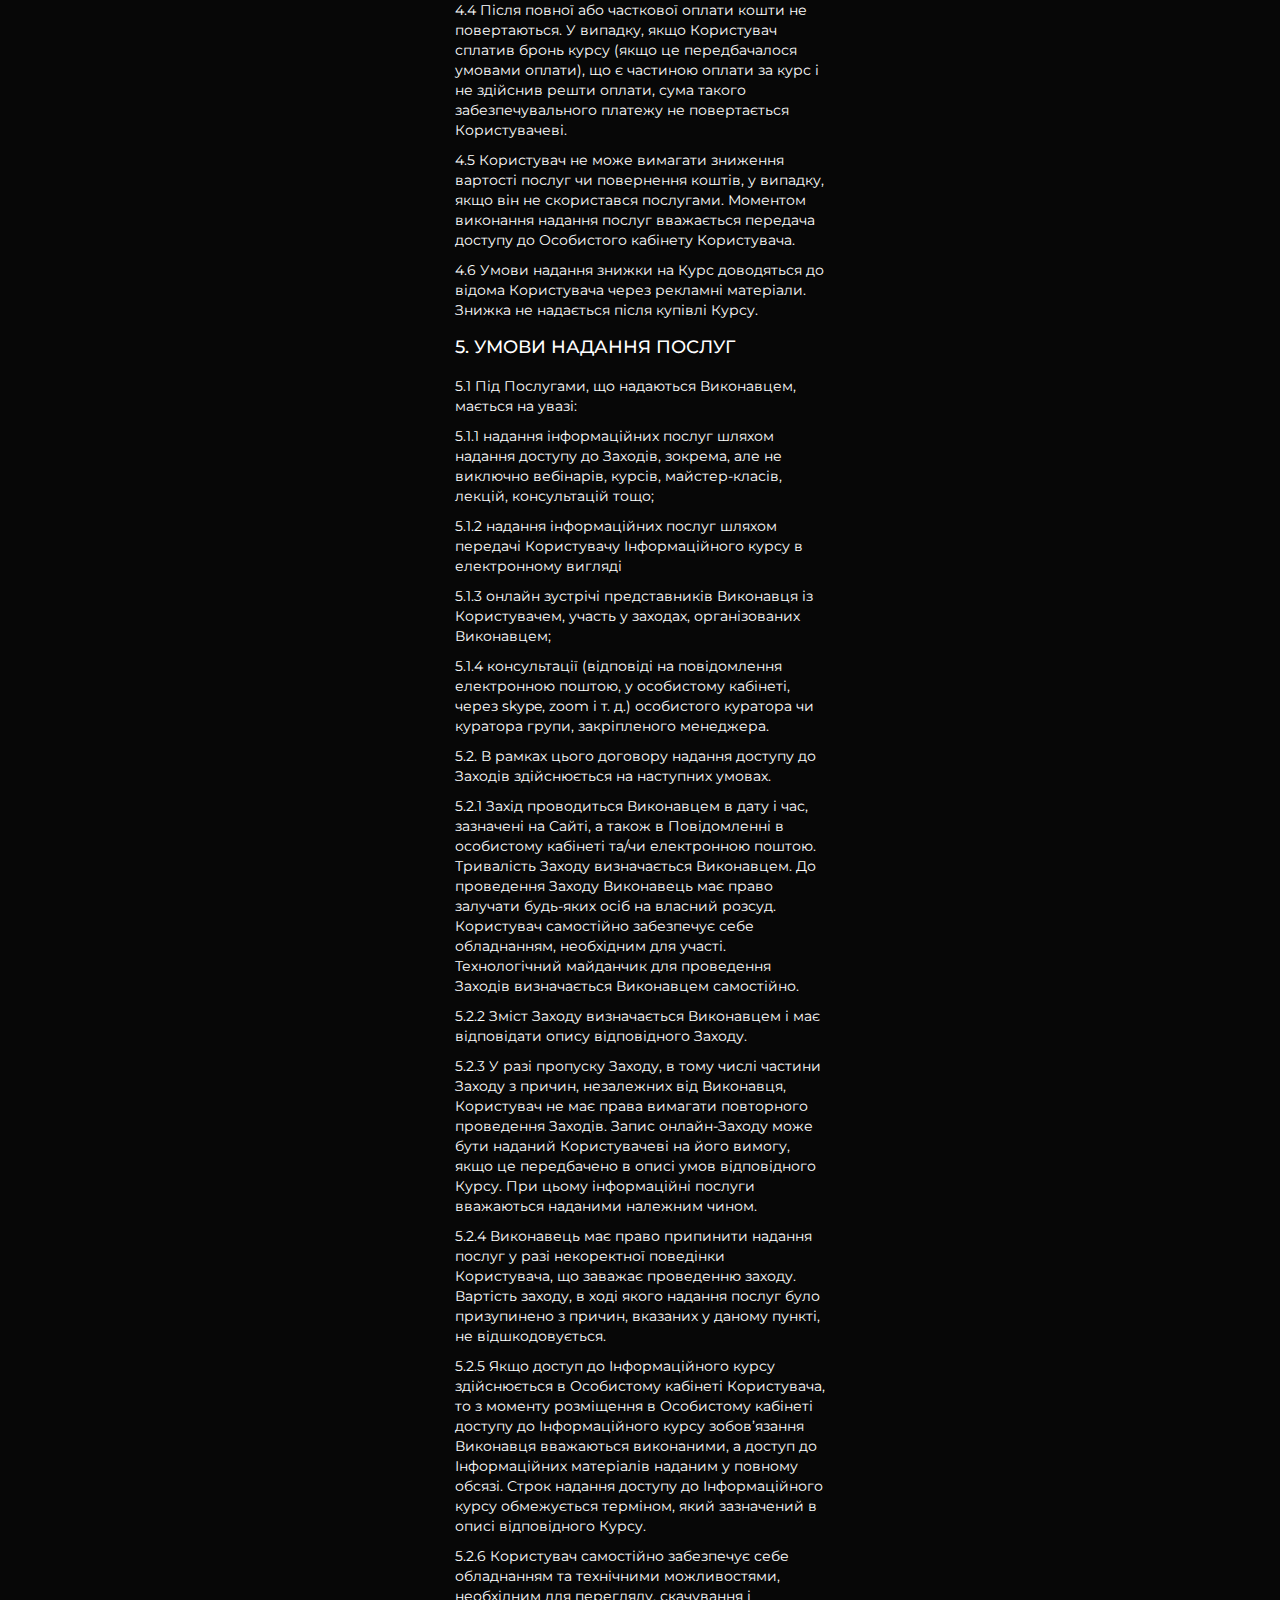
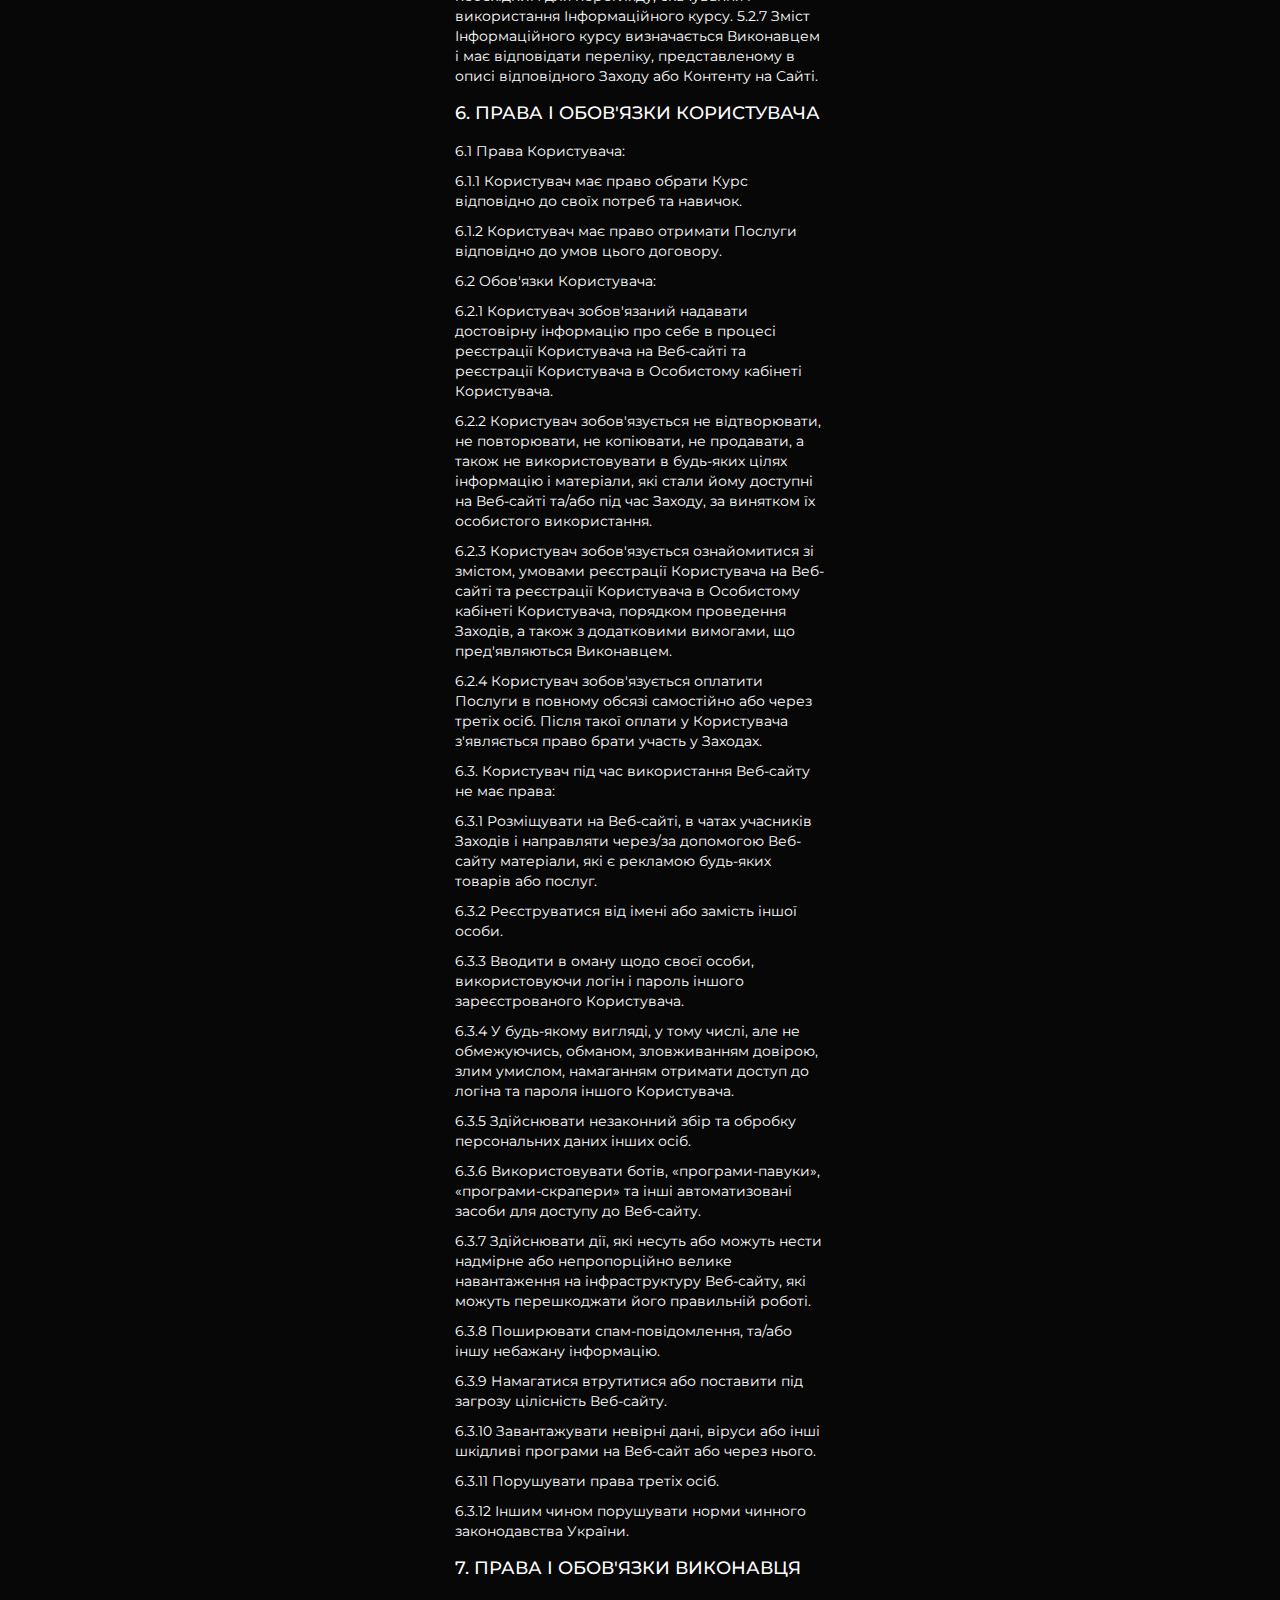
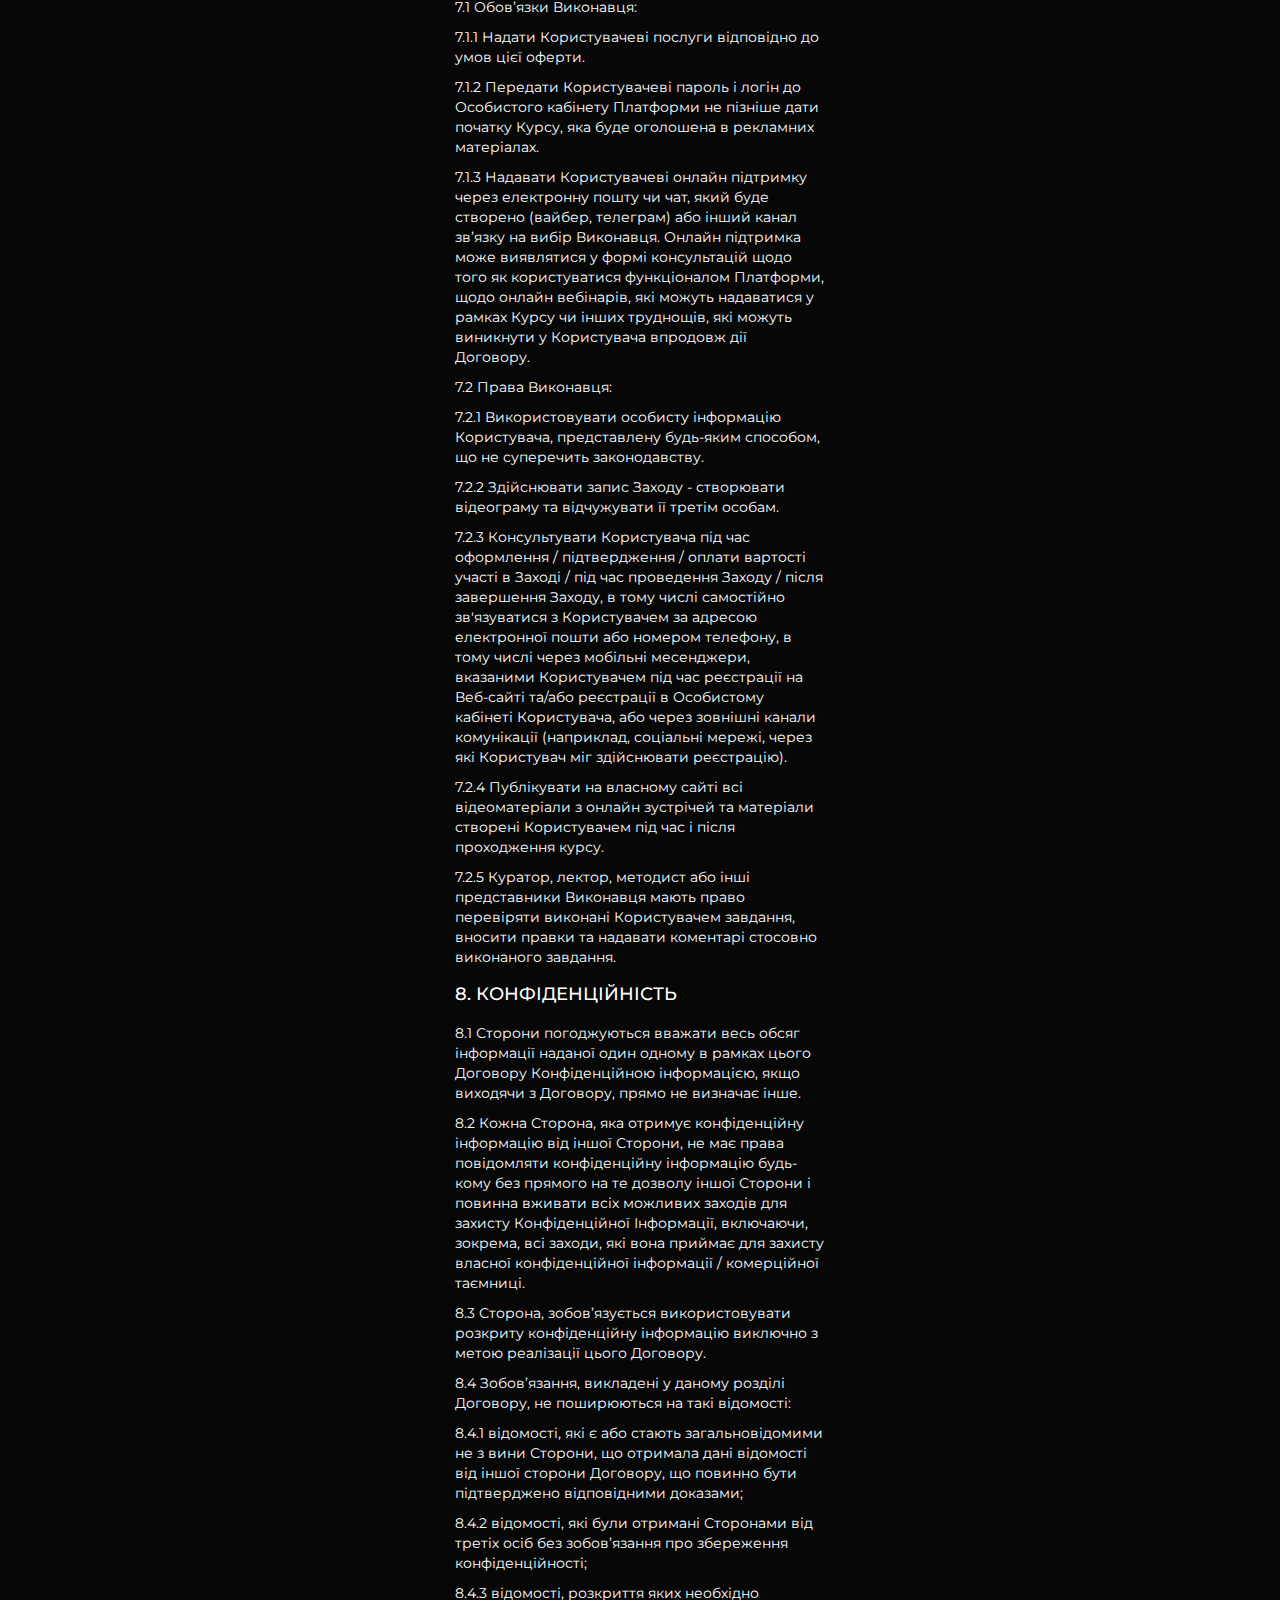
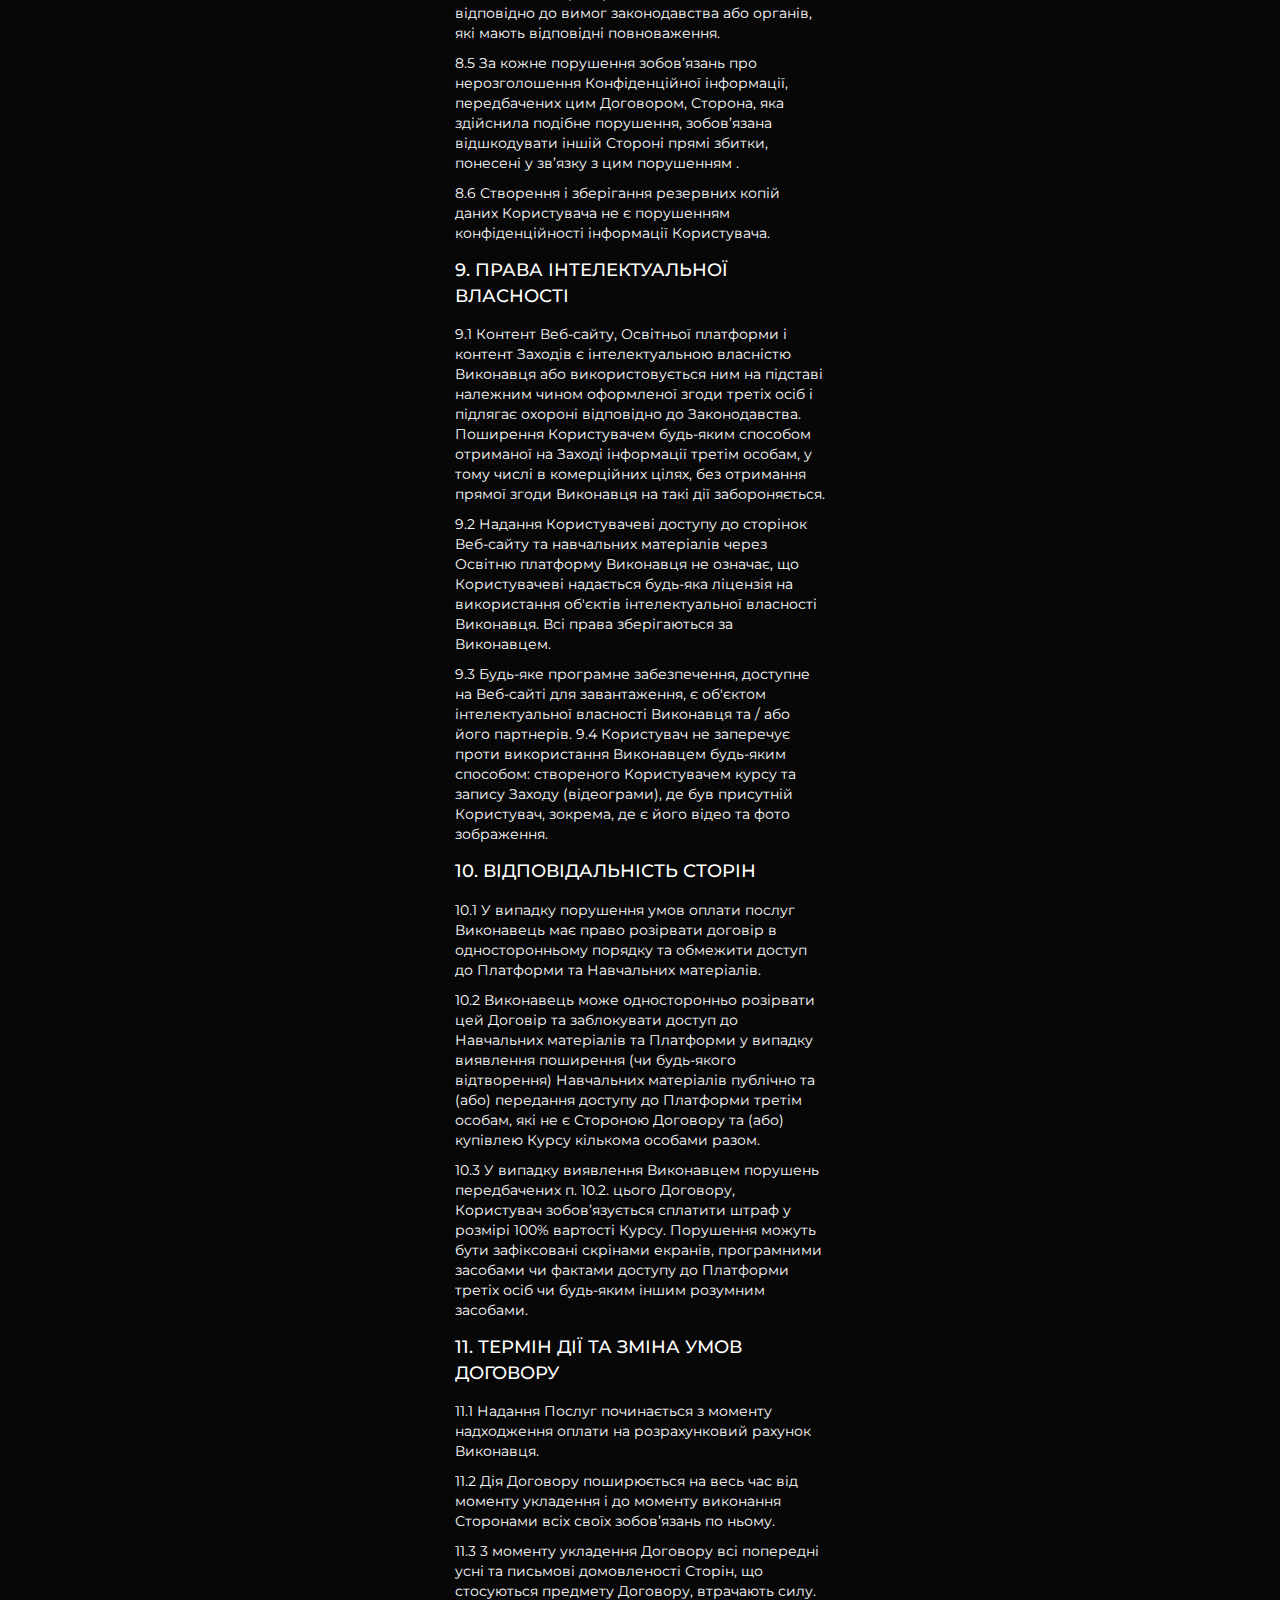
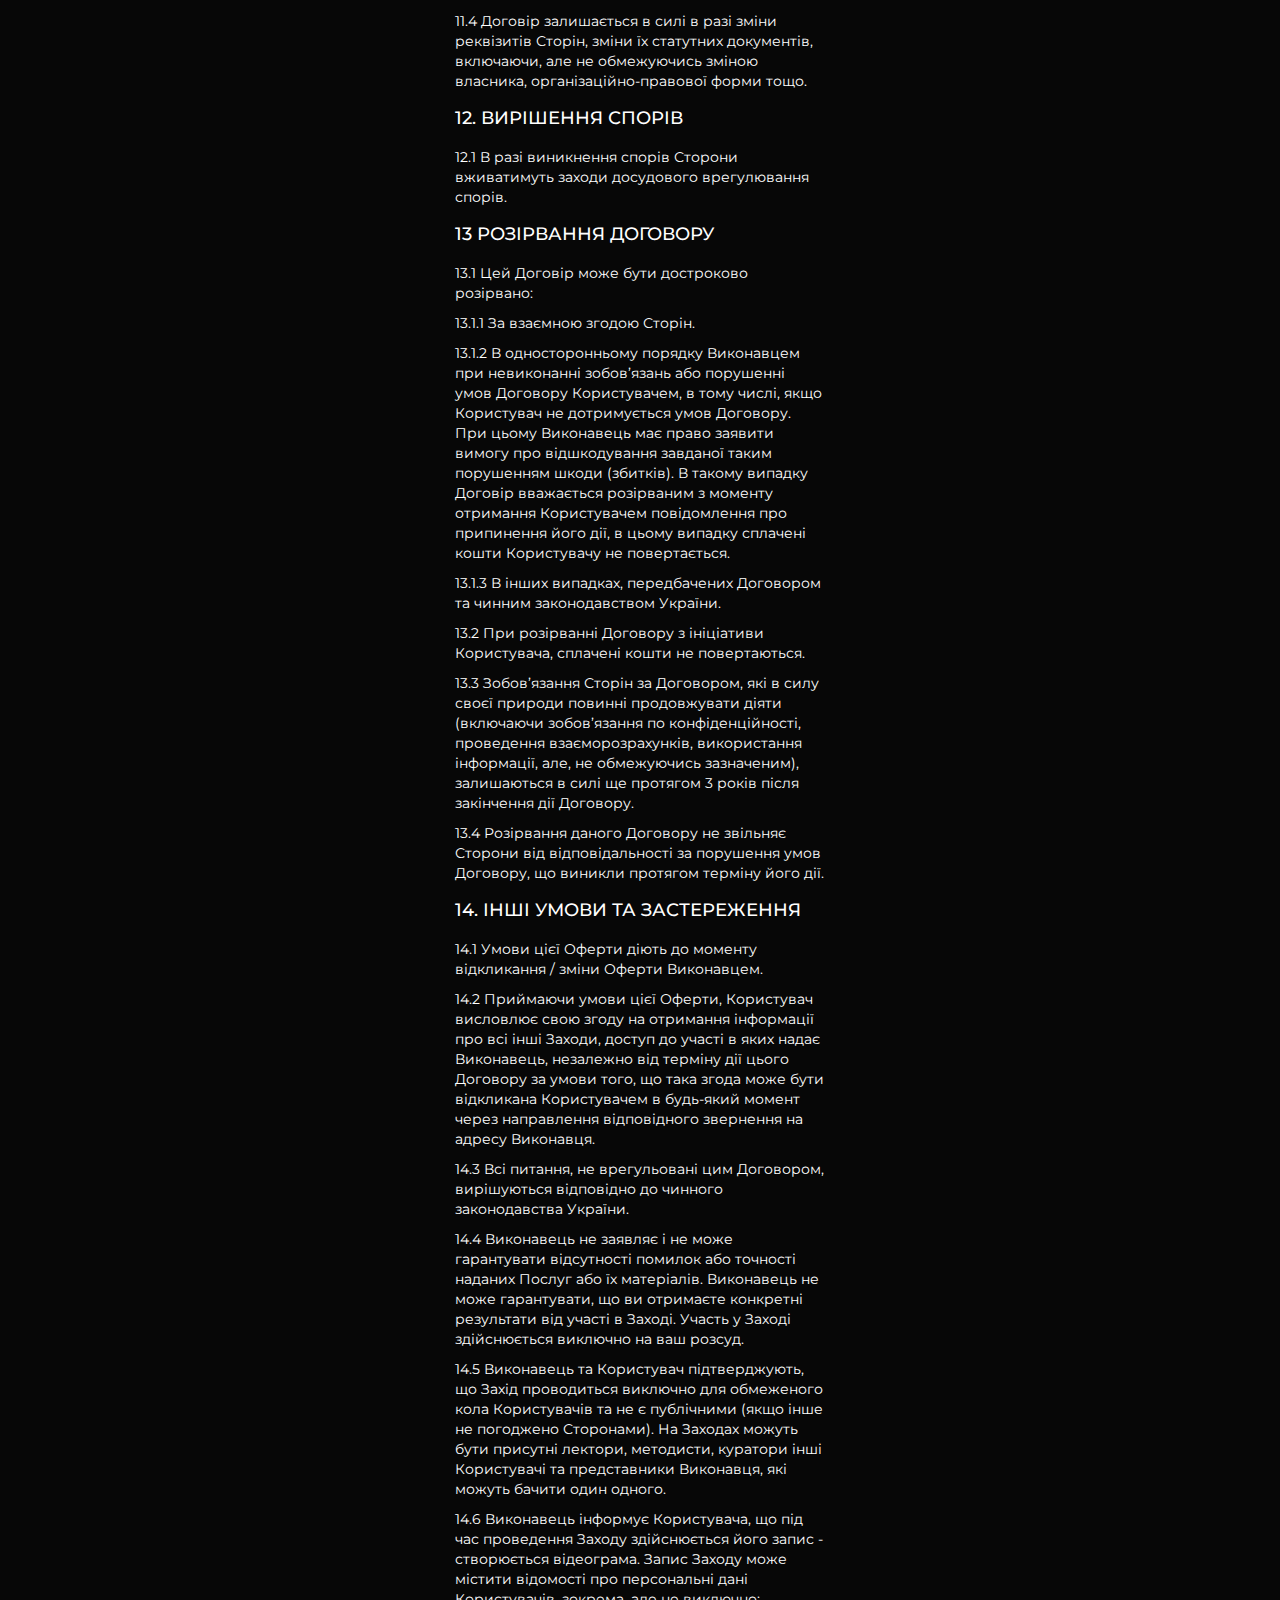
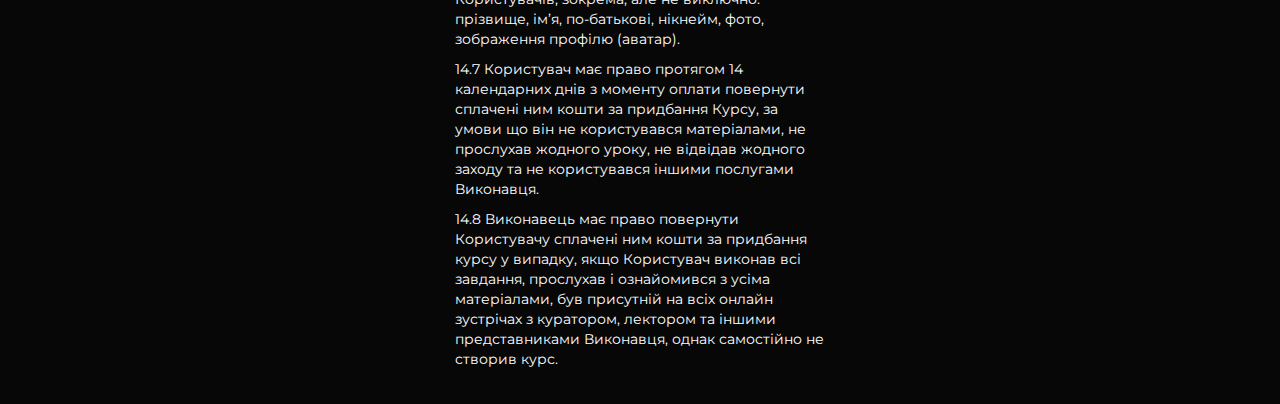
<file: oferta.html>
<!DOCTYPE html>
<html>
    <head>
        <meta charset="utf-8">
        <title></title>
        <meta http-equiv="X-UA-Compatible" content="IE=edge">
        <meta name="viewport" content="width=device-width, initial-scale=1.0">
        <!-- <link rel="shortcut icon" href="images/favicon.png"> -->
        <meta property="og:title" content="">
        <meta property="og:description" content="">

        <link rel="stylesheet" href="css/bootstrap-grid.min.css">
        <link rel="stylesheet" href="css/jquery.arcticmodal-0.3.css" defer="">
        <link rel="stylesheet" href="css/simple.css" defer="">
        <link rel="stylesheet" type="text/css" href="css/slick.css" defer="">
        <link rel="stylesheet" type="text/css" href="css/slick-theme.css" defer="">
        <link rel="stylesheet" href="css/main.css">

        <link rel="stylesheet" href="css/loader.css">
        <style>
            .oferta h2 {
                font-size: 18px;
                margin: 15px 0;
            }
            .oferta p {
                font-size: 14px;
                margin: 10px 0;
            }
            .oferta ul li {
                margin-bottom: 10px;
                font-size: 14px;
            }
        </style>
    </head>
    <body>
        <section class="oferta">
            <div class="container">
                <h1>ПУБЛІЧНА ОФЕРТА</h1>
                <p>Цей документ (надалі – «Оферта») є офіційною публічною пропозицією юридичної особи ФОП Білюга Д.П. укласти договір на указаних нижче умовах (ч. 1 ст. 642 Цивільного кодексу України).</p>
                <p>Здійснюючи оплату за придбання обраного вами Курсу, Ви автоматично приймаєте цю публічну оферту, погоджуєтесь зі всіма викладеними нижче умовами та підтверджуєте, що Вам зрозумілі всі її положення та укладаєте на цих умовах договір про надання послуг з Білюга Д.П.</p>
                <p>ФОП Білюга Денис Петрович – ідентифікаційний код: 3738101013, (надалі – Виконавець), яка належним чином зареєстрована відповідно до законодавства України, пропонує необмеженому колу осіб укласти публічний договір про надання послуг на зазначених нижче умовах:</p>
                <h2>1. ВИЗНАЧЕННЯ ПОНЯТЬ</h2>
                <p>1.1 Платформа https://www.zenedu.io/ua – набір навчальних матеріалів, що рекламується в мережі Інтернет, та розміщуються та адмініструються Виконавцем за допомогою спеціалізованого програмного середовища для проходження онлайн курсів на сайті http://sportexclusiveacademy.online  (далі – Платформа). Виконавець може на власний розсуд змінювати Платформу (спеціалізоване програмне забезпечення) на інше спеціалізоване програмне середовище, при цьому, Користувач повинен самостійно ознайомитися із функціоналом та правилами роботи Платформи. Користування функціями Платформи (програмного середовища) входить у вартість курсу.
                </p>
                <p>1.2 Курс – сукупність навчальних модулів (відео-матеріалів, завдань, тощо), заходів, контенту, які складені відповідно до певної тематики та в межах яких надаються послуги.
                </p>
                <p>1.3 Навчальний матеріал – презентація, інтерактивний матеріал, відеозапис, домашнє завдання тощо, які розміщені на Платформі.</p>
                <p>1.4 Тарифи – відомості про ціну Курсу, умови надання знижок, інших корисних переваг, які зазначені на веб-сайті, сторінці в соц. мережі чи рекламних матеріалах.</p>
                <p>1.5 Особистий кабінет – обліковий запис Користувача на Платформі, який адмініструється Виконавцем і через який Користувач отримує доступ до Курсів, Навчальних матеріалів, іншу необхідну для виконання договору інформацію.
                </p>
                <p>1.6. Послуга - надання Виконавцем, всім зацікавленим особам, послуг із забезпечення доступу до віртуальних класів, освітніх ресурсів, освітніх послуг у галузі інформаційних технологій, у тому числі шляхом надання доступу до публічних освітніх, наукових та інформаційних ресурсів у мережі Інтернет.
                </p>
                <h2>2. ПРЕДМЕТ ДОГОВОРУ</h2>
                <p>2.1 Виконавець надає платні інформаційно-консультаційні послуги у вигляді організації та надання можливості особистої участі в онлайн заходах (вебінарах в режимі реального часу, в майстер-класах, тренінгах, курсах, інтенсивах, інших заходів подібного характеру, надалі «Заходи»), а також надає право доступу і ознайомлення з платним контентом у вигляді навчальних і пізнавальних матеріалів певної тематики в будь-якій формі (аудіозаписи, відеозаписи, трансляції в режимі реального часу, інтерактивні матеріали тощо), які поширюються будь-якими каналами зв’язку (надалі - «Контент»).</p>
                <p>2.2 Перелік Послуг, Контенту, які повинні бути надані Виконавцем, способи їх надання визначаються в описі відповідного Курсу на Сайті. Вартість конкретного Курсу, Заходу або Контенту визначена на Сайті або рекламних матеріалах.
                </p>
                <p>2.3 Цей Договір укладається на умовах договору приєднання (ст. 634 Цивільного кодексу України) та вважається укладеним з моменту прийняття публічної оферти. 2.4 Приймаючи публічну оферту на укладення такого Договору, Користувач підтверджує, що він повністю приймає його умови.
                </p>
                <p>2.5 Користувач приймає (акцептує) оферту шляхом оплати вибраного Курсу на умовах, визначених цим Договором. Письмова форма цього Договору згідно ЗУ «Про електронну комерцію» додатково може підтверджуватися направленням електронного листа.
                </p>
                <h2>3. РЕЄСТРАЦІЯ КОРИСТУВАЧА</h2>
                <p>3.1 Надання Користувачеві Послуги можливе за умови реєстрації на Веб-сайті та реєстрації Користувача в Особистому кабінеті.</p>
                <p>3.2 Реєстрація Користувача на Веб-сайті здійснюється шляхом заповнення реєстраційної форми на Веб-Сайті. Реєстрація Користувача на Веб-сайті безоплатна та добровільна. За згодою Користувача Реєстрація Користувача може бути здійснена Представником Компанії, шляхом повідомлення Представнику Компанії необхідної для реєстрації інформації.</p>
                <p>3.3 Після успішної реєстрації Користувача на Веб-сайті, Виконавець приймає на себе права та обов'язки перед Користувачем, зазначені в цьому Договорі. 3.4 Користувач зобов'язаний повністю ознайомитися з умовами цього Договору до моменту Акцепту Оферти.
                </p>
                <p>3.5 Після реєстрації Користувача на Веб-сайті та оплати Користувачем вартості послуг, Виконавець надсилає Користувачу електронний лист із інструкціями щодо реєстрації Користувачем Особистого кабінету.
                </p>
                <p>3.6 Користувач не має права передавати свої логін і пароль третім особам і несе повну відповідальність за їх збереження, самостійно обираючи спосіб зберігання. Якщо Користувач не довів протилежне, будь-які дії, вчинені з використанням його логіна і пароля, вважаються вчиненими Користувачем з усіма наслідками, які з цього випливають.</p>
                <p>3.7 Користувач несе відповідальність за збереження в конфіденційності свого пароля. Якщо Користувачем виявлені факти несанкціонованого доступу до свого облікового запису, він зобов'язується в найкоротші терміни повідомити Виконавця про цю обставину.</p>
                <h2>4. ЦІНА ПОСЛУГ ТА ПОРЯДОК РОЗРАХУНКІВ</h2>
                <p>4.1 Ціна визначається та застосовується відповідно до обраного Користувачем Курсу, яка вказується на відповідній веб-сторінці Курсу та (або) соцмережах чи рекламних матеріалах.</p>
                <p>4.2 Розрахунки за послуги здійснюються шляхом перерахування грошей на рахунок Виконавця чи через онлайн платіжні системи, що використовуються Виконавцем.</p>
                <p>4.3 Оплата послуг здійснюється у гривневому еквіваленті згідно встановленого Національним банком України курсу валют станом на день оплати.</p>
                <p>4.4 Після повної або часткової оплати кошти не повертаються. У випадку, якщо Користувач сплатив бронь курсу (якщо це передбачалося умовами оплати), що є частиною оплати за курс і не здійснив решти оплати, сума такого забезпечувального платежу не повертається Користувачеві.
                </p>
                <p>4.5 Користувач не може вимагати зниження вартості послуг чи повернення коштів, у випадку, якщо він не скористався послугами. Моментом виконання надання послуг вважається передача доступу до Особистого кабінету Користувача.</p>
                <p>4.6 Умови надання знижки на Курс доводяться до відома Користувача через рекламні матеріали. Знижка не надається після купівлі Курсу.</p>
                <h2>5. УМОВИ НАДАННЯ ПОСЛУГ</h2>
                <p>5.1 Під Послугами, що надаються Виконавцем, мається на увазі:</p>
                <p>5.1.1 надання інформаційних послуг шляхом надання доступу до Заходів, зокрема, але не виключно вебінарів, курсів, майстер-класів, лекцій, консультацій тощо; </p>
                <p>5.1.2 надання інформаційних послуг шляхом передачі Користувачу Інформаційного курсу в електронному вигляді</p>
                <p>5.1.3 онлайн зустрічі представників Виконавця із Користувачем, участь у заходах, організованих Виконавцем;</p>
                <p>5.1.4 консультації (відповіді на повідомлення електронною поштою, у особистому кабінеті, через skype, zoom і т. д.) особистого куратора чи куратора групи, закріпленого менеджера.</p>
                <p>5.2. В рамках цього договору надання доступу до Заходів здійснюється на наступних умовах.</p>
                <p>5.2.1 Захід проводиться Виконавцем в дату і час, зазначені на Сайті, а також в Повідомленні в особистому кабінеті та/чи електронною поштою. Тривалість Заходу визначається Виконавцем. До проведення Заходу Виконавець має право залучати будь-яких осіб на власний розсуд. Користувач самостійно забезпечує себе обладнанням, необхідним для участі.
                    Технологічний майданчик для проведення Заходів визначається Виконавцем самостійно.
                    </p>
                <p>5.2.2 Зміст Заходу визначається Виконавцем і має відповідати опису відповідного Заходу.
                </p>
                <p>5.2.3 У разі пропуску Заходу, в тому числі частини Заходу з причин, незалежних від Виконавця, Користувач не має права вимагати повторного проведення Заходів. Запис онлайн-Заходу може бути наданий Користувачеві на його вимогу, якщо це передбачено в описі умов відповідного Курсу.
                    При цьому інформаційні послуги вважаються наданими належним чином.</p>
                <p>5.2.4 Виконавець має право припинити надання послуг у разі некоректної поведінки Користувача, що заважає проведенню заходу. Вартість заходу, в ході якого надання послуг було призупинено з причин, вказаних у даному пункті, не відшкодовується.</p>
                <p>5.2.5 Якщо доступ до Інформаційного курсу здійснюється в Особистому кабінеті Користувача, то з моменту розміщення в Особистому кабінеті доступу до Інформаційного курсу зобов’язання Виконавця вважаються виконаними, а доступ до Інформаційних матеріалів наданим у повному обсязі. Строк надання доступу до Інформаційного курсу обмежується терміном, який зазначений в описі відповідного Курсу.
                </p>
                <p>5.2.6 Користувач самостійно забезпечує себе обладнанням та технічними можливостями, необхідним для перегляду, скачування і використання Інформаційного курсу. 5.2.7 Зміст Інформаційного курсу визначається Виконавцем і має відповідати переліку, представленому в описі відповідного Заходу або Контенту на Сайті.
                </p>
                <h2>6. ПРАВА І ОБОВ'ЯЗКИ КОРИСТУВАЧА</h2>
                <p>6.1 Права Користувача:</p>
                <p>6.1.1 Користувач має право обрати Курс відповідно до своїх потреб та навичок.</p>
                <p>6.1.2 Користувач має право отримати Послуги відповідно до умов цього договору.
                </p>
                <p>6.2 Обов'язки Користувача:</p>
                <p>6.2.1 Користувач зобов'язаний надавати достовірну інформацію про себе в процесі реєстрації Користувача на Веб-сайті та реєстрації Користувача в Особистому кабінеті Користувача.
                </p>
                <p>6.2.2 Користувач зобов'язується не відтворювати, не повторювати, не копіювати, не продавати, а також не використовувати в будь-яких цілях інформацію і матеріали, які стали йому доступні на Веб-сайті та/або під час Заходу, за винятком їх особистого використання.</p>
                <p>6.2.3 Користувач зобов'язується ознайомитися зі змістом, умовами реєстрації Користувача на Веб-сайті та реєстрації Користувача в Особистому кабінеті Користувача, порядком проведення Заходів, а також з додатковими вимогами, що пред'являються Виконавцем.</p>
                <p>6.2.4 Користувач зобов'язується оплатити Послуги в повному обсязі самостійно або через третіх осіб. Після такої оплати у Користувача з'являється право брати участь у Заходах.</p>
                <p>6.3. Користувач під час використання Веб-сайту не має права:
                </p>
                <p>6.3.1 Розміщувати на Веб-сайті, в чатах учасників Заходів і направляти через/за допомогою Веб-сайту матеріали, які є рекламою будь-яких товарів або послуг. </p>
                <p>6.3.2 Реєструватися від імені або замість іншої особи.
                </p>
                <p>6.3.3 Вводити в оману щодо своєї особи, використовуючи логін і пароль іншого зареєстрованого Користувача.
                </p>
                <p>6.3.4 У будь-якому вигляді, у тому числі, але не обмежуючись, обманом, зловживанням довірою, злим умислом, намаганням отримати доступ до логіна та пароля іншого Користувача.
                </p>
                <p>6.3.5 Здійснювати незаконний збір та обробку персональних даних інших осіб.</p>
                <p>6.3.6 Використовувати ботів, «програми-павуки», «програми-скрапери» та інші автоматизовані засоби для доступу до Веб-сайту.
                </p>
                <p>6.3.7 Здійснювати дії, які несуть або можуть нести надмірне або непропорційно велике навантаження на інфраструктуру Веб-сайту, які можуть перешкоджати його правильній роботі.
                </p>
                <p>6.3.8 Поширювати спам-повідомлення, та/або іншу небажану інформацію.</p>
                <p>6.3.9 Намагатися втрутитися або поставити під загрозу цілісність Веб-сайту.</p>
                <p>6.3.10 Завантажувати невірні дані, віруси або інші шкідливі програми на Веб-сайт або через нього.
                </p>
                <p>6.3.11 Порушувати права третіх осіб.
                </p>
                <p>6.3.12 Іншим чином порушувати норми чинного законодавства України.
                </p>
                <h2>7. ПРАВА І ОБОВ'ЯЗКИ ВИКОНАВЦЯ</h2>
                <p>7.1 Обов’язки Виконавця:</p>
                <p>7.1.1 Надати Користувачеві послуги відповідно до умов цієї оферти.
                </p>
                <p>7.1.2 Передати Користувачеві пароль і логін до Особистого кабінету Платформи не пізніше дати початку Курсу, яка буде оголошена в рекламних матеріалах.
                </p>
                <p>7.1.3 Надавати Користувачеві онлайн підтримку через електронну пошту чи чат, який буде створено (вайбер, телеграм) або інший канал зв’язку на вибір Виконавця. Онлайн підтримка може виявлятися у формі консультацій щодо того як користуватися функціоналом Платформи, щодо онлайн вебінарів, які можуть надаватися у рамках Курсу чи інших труднощів, які можуть виникнути у Користувача впродовж дії Договору.</p>
                <p>7.2 Права Виконавця:</p>
                <p>7.2.1 Використовувати особисту інформацію Користувача, представлену будь-яким способом, що не суперечить законодавству.
                </p>
                <p>7.2.2 Здійснювати запис Заходу - створювати відеограму та відчужувати її третім особам.</p>
                <p>7.2.3 Консультувати Користувача під час оформлення / підтвердження / оплати вартості участі в Заході / під час проведення Заходу / після завершення Заходу, в тому числі самостійно зв'язуватися з Користувачем за адресою електронної пошти або номером телефону, в тому числі через мобільні месенджери, вказаними Користувачем під час реєстрації на Веб-сайті та/або реєстрації в Особистому кабінеті Користувача, або через зовнішні канали комунікації (наприклад, соціальні мережі, через які Користувач міг здійснювати реєстрацію).</p>
                <p>7.2.4 Публікувати на власному сайті всі відеоматеріали з онлайн зустрічей та матеріали створені Користувачем під час і після проходження курсу.
                </p>
                <p>7.2.5 Куратор, лектор, методист або інші представники Виконавця мають право перевіряти виконані Користувачем завдання, вносити правки та надавати коментарі стосовно виконаного завдання. </p>
                <h2>8. КОНФІДЕНЦІЙНІСТЬ</h2>
                <p>8.1 Сторони погоджуються вважати весь обсяг інформації наданої один одному в рамках цього Договору Конфіденційною інформацією, якщо виходячи з Договору, прямо не визначає інше.
                </p>
                <p>8.2 Кожна Сторона, яка отримує конфіденційну інформацію від іншої Сторони, не має права повідомляти конфіденційну інформацію будь-кому без прямого на те дозволу іншої Сторони і повинна вживати всіх можливих заходів для захисту Конфіденційної Інформації, включаючи, зокрема, всі заходи, які вона приймає для захисту власної конфіденційної інформації / комерційної таємниці.</p>
                <p>8.3 Сторона, зобов’язується використовувати розкриту конфіденційну інформацію виключно з метою реалізації цього Договору.
                </p>
                <p>8.4 Зобов’язання, викладені у даному розділі Договору, не поширюються на такі відомості:</p>
                <p>8.4.1 відомості, які є або стають загальновідомими не з вини Сторони, що отримала дані відомості від іншої сторони Договору, що повинно бути підтверджено відповідними доказами;</p>
                <p>8.4.2 відомості, які були отримані Сторонами від третіх осіб без зобов’язання про збереження конфіденційності;
                </p>
                <p>8.4.3 відомості, розкриття яких необхідно відповідно до вимог законодавства або органів, які мають відповідні повноваження.
                </p>
                <p>8.5 За кожне порушення зобов’язань про нерозголошення Конфіденційної інформації, передбачених цим Договором, Сторона, яка здійснила подібне порушення, зобов’язана відшкодувати іншій Стороні прямі збитки, понесені у зв’язку з цим порушенням .
                </p>
                <p>8.6 Створення і зберігання резервних копій даних Користувача не є порушенням конфіденційності інформації Користувача.</p>
                <h2>9. ПРАВА ІНТЕЛЕКТУАЛЬНОЇ ВЛАСНОСТІ</h2>
                <p>9.1 Контент Веб-сайту, Освітньої платформи і контент Заходів є інтелектуальною власністю Виконавця або використовується ним на підставі належним чином оформленої згоди третіх осіб і підлягає охороні відповідно до Законодавства. Поширення Користувачем будь-яким способом отриманої на Заході інформації третім особам, у тому числі в комерційних цілях, без отримання прямої згоди Виконавця на такі дії забороняється.
                </p>
                <p>9.2 Надання Користувачеві доступу до сторінок Веб-сайту та навчальних матеріалів через Освітню платформу Виконавця не означає, що Користувачеві надається будь-яка ліцензія на використання об'єктів інтелектуальної власності Виконавця. Всі права зберігаються за Виконавцем.
                </p>
                <p>9.3 Будь-яке програмне забезпечення, доступне на Веб-сайті для завантаження, є об'єктом інтелектуальної власності Виконавця та / або його партнерів.
                    9.4 Користувач не заперечує проти використання Виконавцем будь-яким способом: створеного Користувачем курсу та запису Заходу (відеограми), де був присутній Користувач, зокрема, де є його відео та фото зображення.
                </p>
                <h2>10. ВІДПОВІДАЛЬНІСТЬ СТОРІН</h2>
                <p>10.1 У випадку порушення умов оплати послуг Виконавець має право розірвати договір в односторонньому порядку та обмежити доступ до Платформи та Навчальних матеріалів.</p>
                <p>10.2 Виконавець може односторонньо розірвати цей Договір та заблокувати доступ до Навчальних матеріалів та Платформи у випадку виявлення поширення (чи будь-якого відтворення) Навчальних матеріалів публічно та (або) передання доступу до Платформи третім особам, які не є Стороною Договору та (або) купівлею Курсу кількома особами разом.</p>
                <p>10.3 У випадку виявлення Виконавцем порушень передбачених п. 10.2. цього Договору, Користувач зобов’язується сплатити штраф у розмірі 100% вартості Курсу. Порушення можуть бути зафіксовані скрінами екранів, програмними засобами чи фактами доступу до Платформи третіх осіб чи будь-яким іншим розумним засобами.</p>
                <h2>11. ТЕРМІН ДІЇ ТА ЗМІНА УМОВ ДОГОВОРУ</h2>
                <p>11.1 Надання Послуг починається з моменту надходження оплати на розрахунковий рахунок Виконавця.</p>
                <p>11.2 Дія Договору поширюється на весь час від моменту укладення і до моменту виконання Сторонами всіх своїх зобов’язань по ньому.
                </p>
                <p>11.3 3 моменту укладення Договору всі попередні усні та письмові домовленості Сторін, що стосуються предмету Договору, втрачають силу.
                </p>
                <p>11.4 Договір залишається в силі в разі зміни реквізитів Сторін, зміни їх статутних документів, включаючи, але не обмежуючись зміною власника, організаційно-правової форми тощо.
                </p>
                <h2>12. ВИРІШЕННЯ СПОРІВ</h2>
                <p>12.1 В разі виникнення спорів Сторони вживатимуть заходи досудового врегулювання спорів.
                </p>
                <h2>13 РОЗІРВАННЯ ДОГОВОРУ</h2>
                <p>13.1 Цей Договір може бути достроково розірвано:</p>
                <p>13.1.1 За взаємною згодою Сторін.</p>
                <p>13.1.2 В односторонньому порядку Виконавцем при невиконанні зобов’язань або порушенні умов Договору Користувачем, в тому числі, якщо Користувач не дотримується умов Договору. При цьому Виконавець має право заявити вимогу про відшкодування завданої таким порушенням шкоди (збитків). В такому випадку Договір вважається розірваним з моменту отримання Користувачем повідомлення про припинення його дії, в цьому випадку сплачені кошти Користувачу не повертається.
                </p>
                <p>13.1.3 В інших випадках, передбачених Договором та чинним законодавством України.
                </p>
                <p>13.2 При розірванні Договору з ініціативи Користувача, сплачені кошти не повертаються.</p>
                <p>13.3 Зобов’язання Сторін за Договором, які в силу своєї природи повинні продовжувати діяти (включаючи зобов’язання по конфіденційності, проведення взаєморозрахунків, використання інформації, але, не обмежуючись зазначеним), залишаються в силі ще протягом 3 років після закінчення дії Договору.
                </p>
                <p>13.4 Розірвання даного Договору не звільняє Сторони від відповідальності за порушення умов Договору, що виникли протягом терміну його дії.
                </p>
                <h2>14. ІНШІ УМОВИ ТА ЗАСТЕРЕЖЕННЯ</h2>
                <p>14.1 Умови цієї Оферти діють до моменту відкликання / зміни Оферти Виконавцем.
                </p>
                <p>14.2 Приймаючи умови цієї Оферти, Користувач висловлює свою згоду на отримання інформації про всі інші Заходи, доступ до участі в яких надає Виконавець, незалежно від терміну дії цього Договору за умови того, що така згода може бути відкликана Користувачем в будь-який момент через направлення відповідного звернення на адресу Виконавця.
                </p>
                <p>14.3 Всі питання, не врегульовані цим Договором, вирішуються відповідно до чинного законодавства України.</p>
                <p>14.4 Виконавець не заявляє і не може гарантувати відсутності помилок або точності наданих Послуг або їх матеріалів. Виконавець не може гарантувати, що ви отримаєте конкретні результати від участі в Заході. Участь у Заході здійснюється виключно на ваш розсуд.
                </p>
                <p>14.5 Виконавець та Користувач підтверджують, що Захід проводиться виключно для обмеженого кола Користувачів та не є публічними (якщо інше не погоджено Сторонами). На Заходах можуть бути присутні лектори, методисти, куратори інші Користувачі та представники Виконавця, які можуть бачити один одного.</p>
                <p>14.6 Виконавець інформує Користувача, що під час проведення Заходу здійснюється його запис - створюється відеограма. Запис Заходу може містити відомості про персональні дані Користувачів, зокрема, але не виключно: прізвище, ім’я, по-батькові, нікнейм, фото, зображення профілю (аватар).
                </p>
                <p>14.7 Користувач має право протягом 14 календарних днів з моменту оплати повернути сплачені ним кошти за придбання Курсу, за умови що він не користувався матеріалами, не прослухав жодного уроку, не відвідав жодного заходу та не користувався іншими послугами Виконавця.</p>
                <p>14.8 Виконавець має право повернути Користувачу сплачені ним кошти за придбання курсу у випадку, якщо Користувач виконав всі завдання, прослухав і ознайомився з усіма матеріалами, був присутній на всіх онлайн зустрічах з куратором, лектором та іншими представниками Виконавця, однак самостійно не створив курс.
                </p>
            </div>
        </section>

    </body>
</html>
</file>
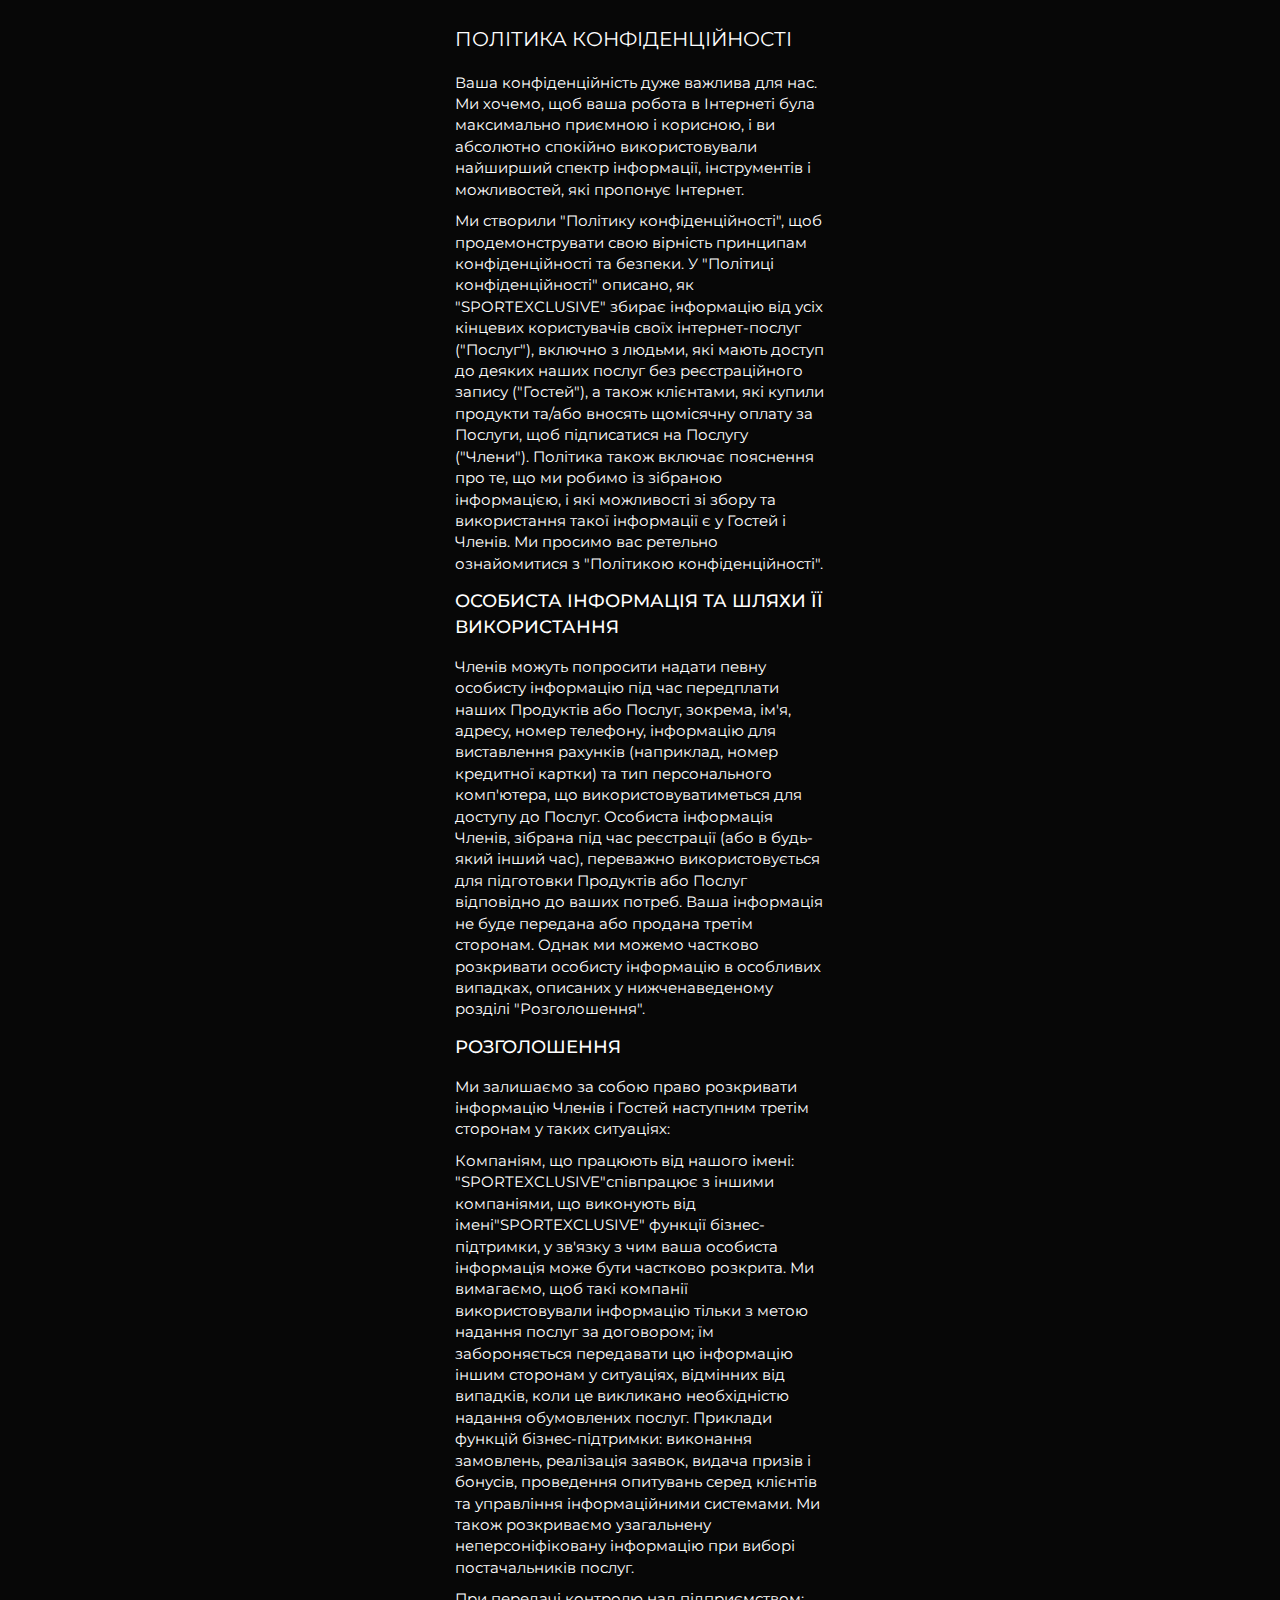
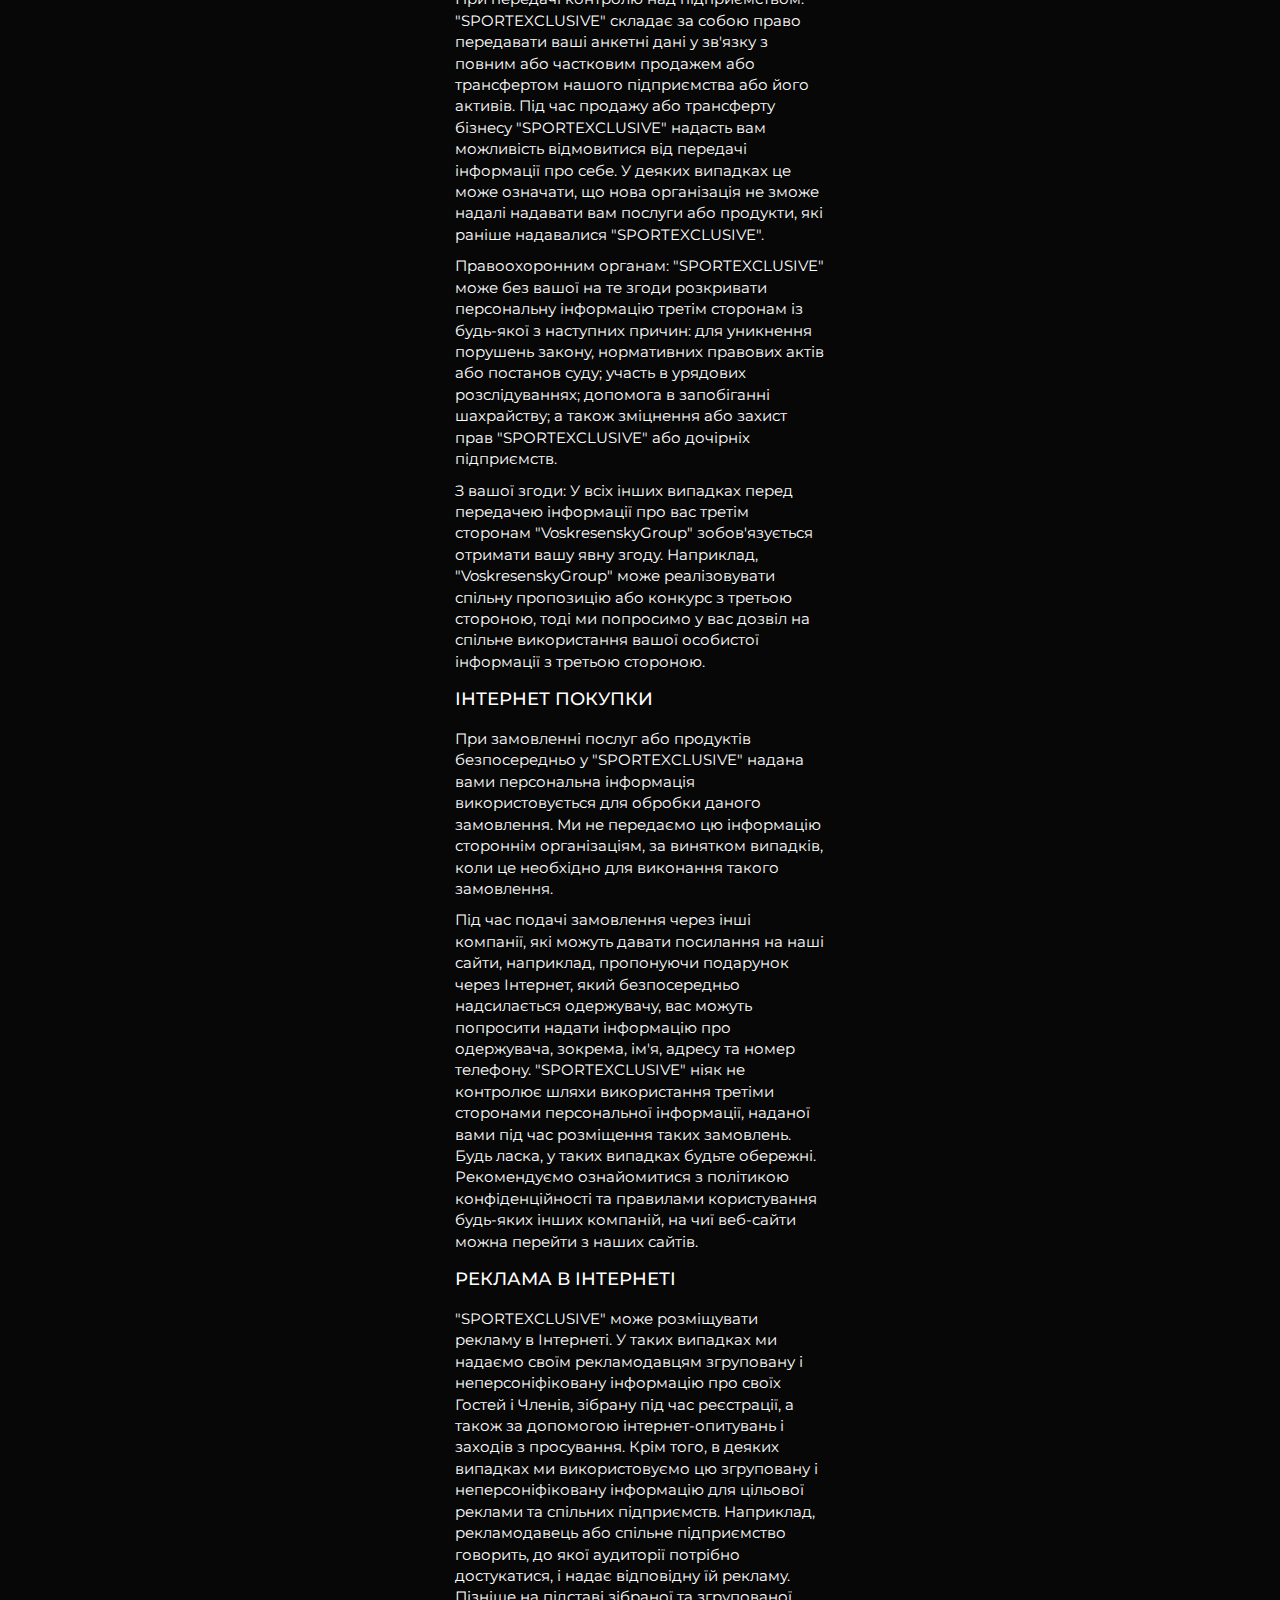
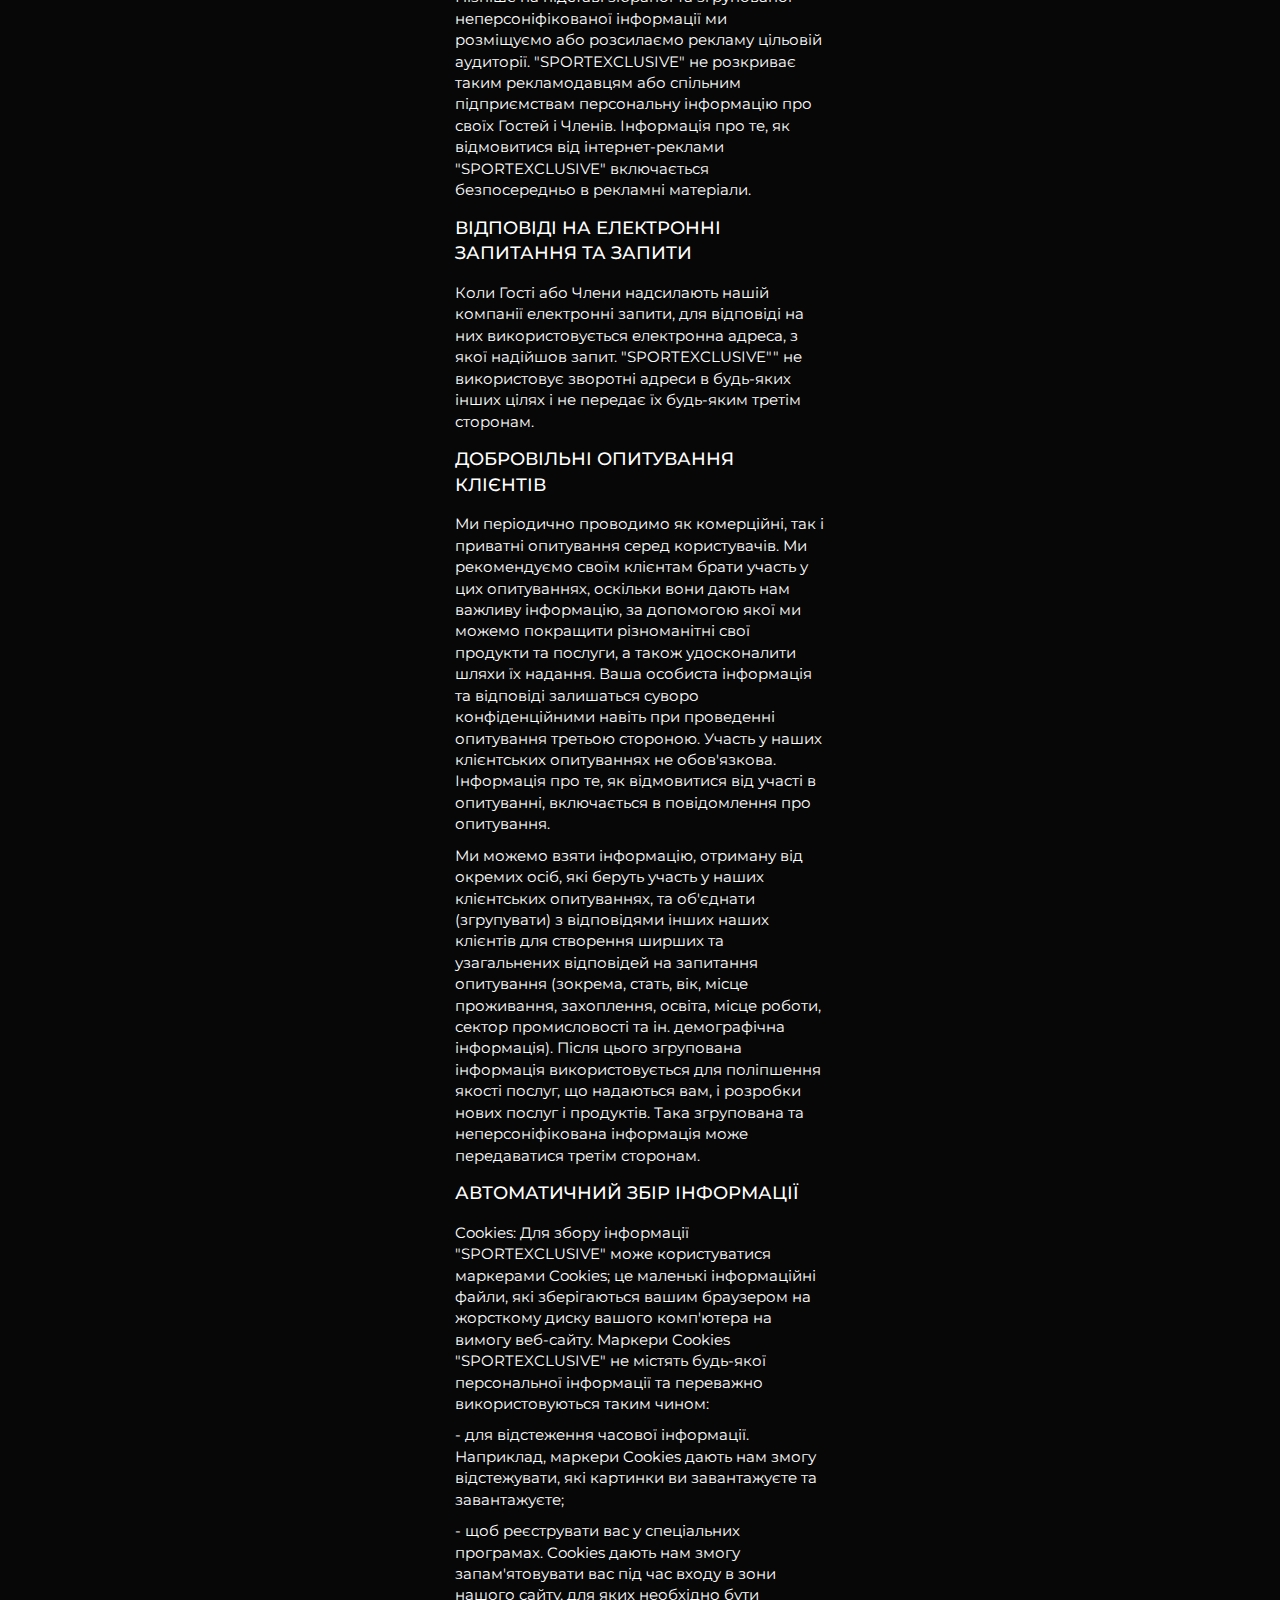
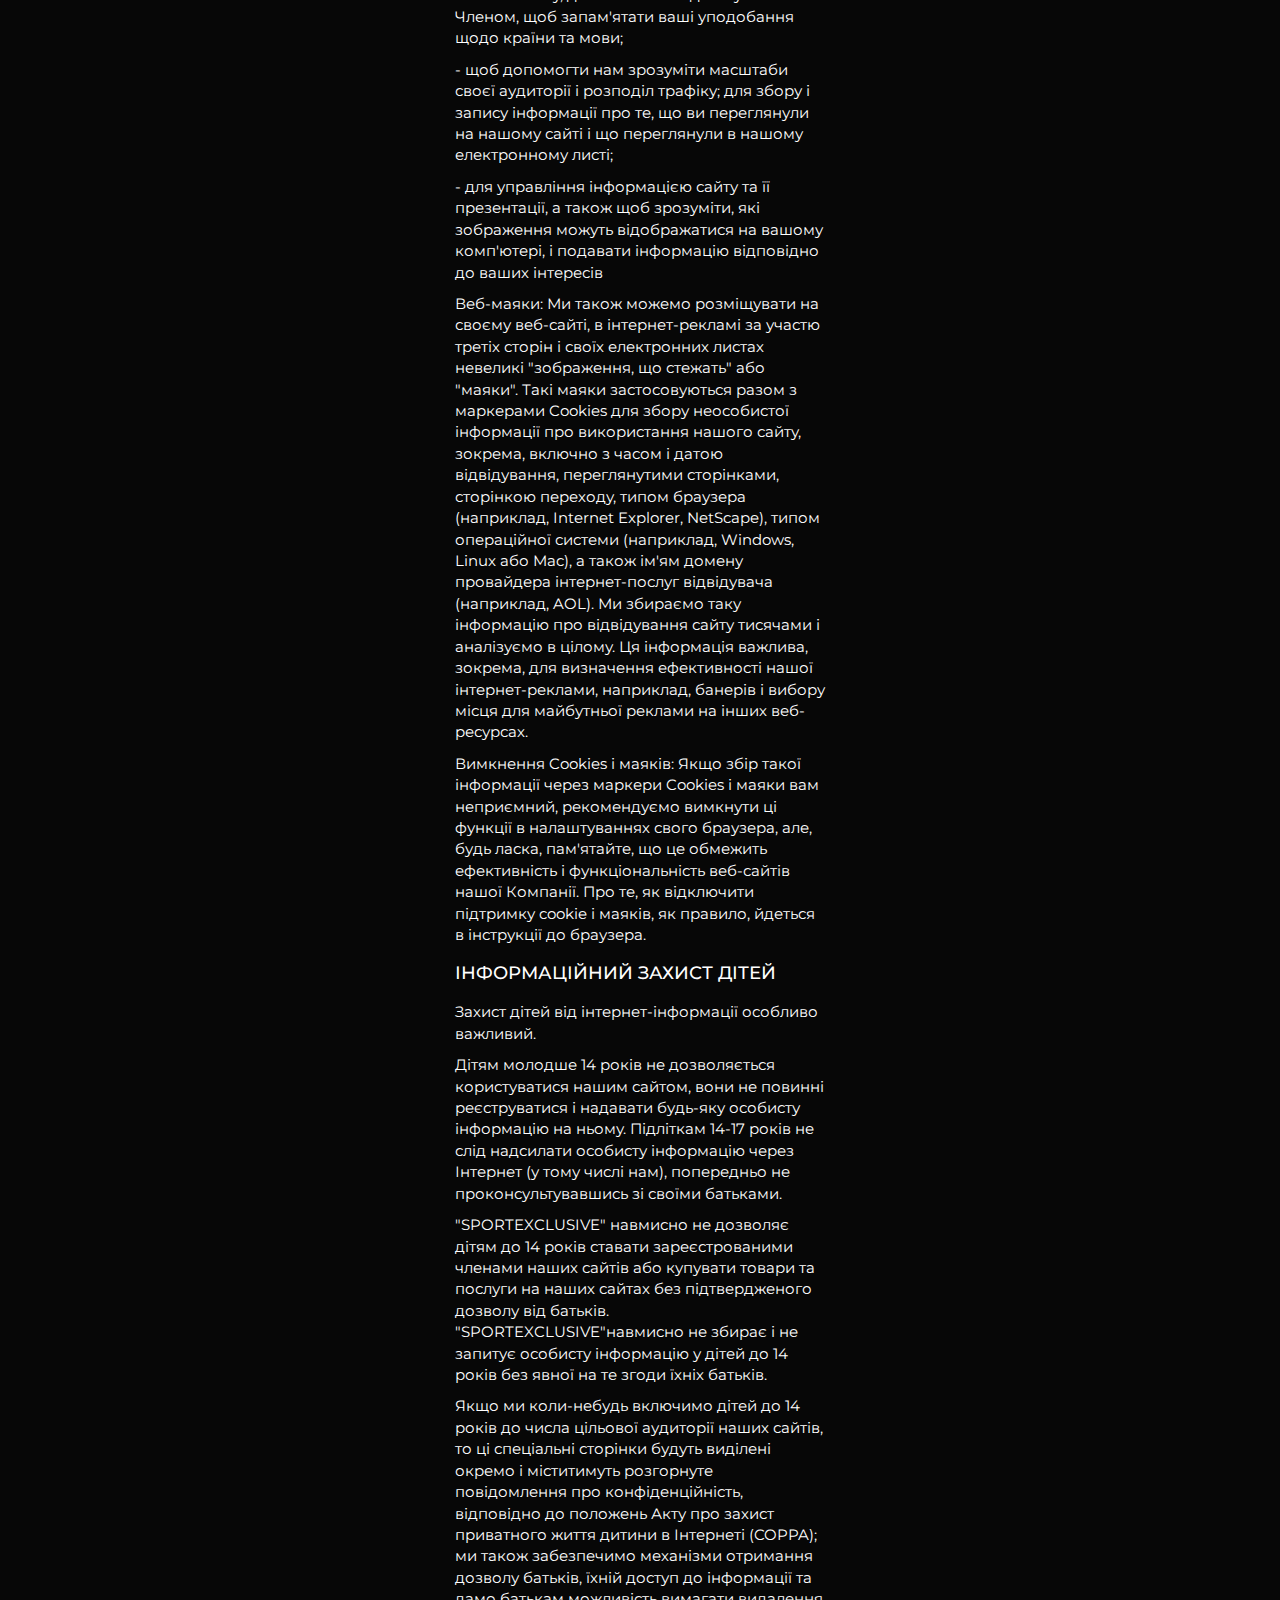
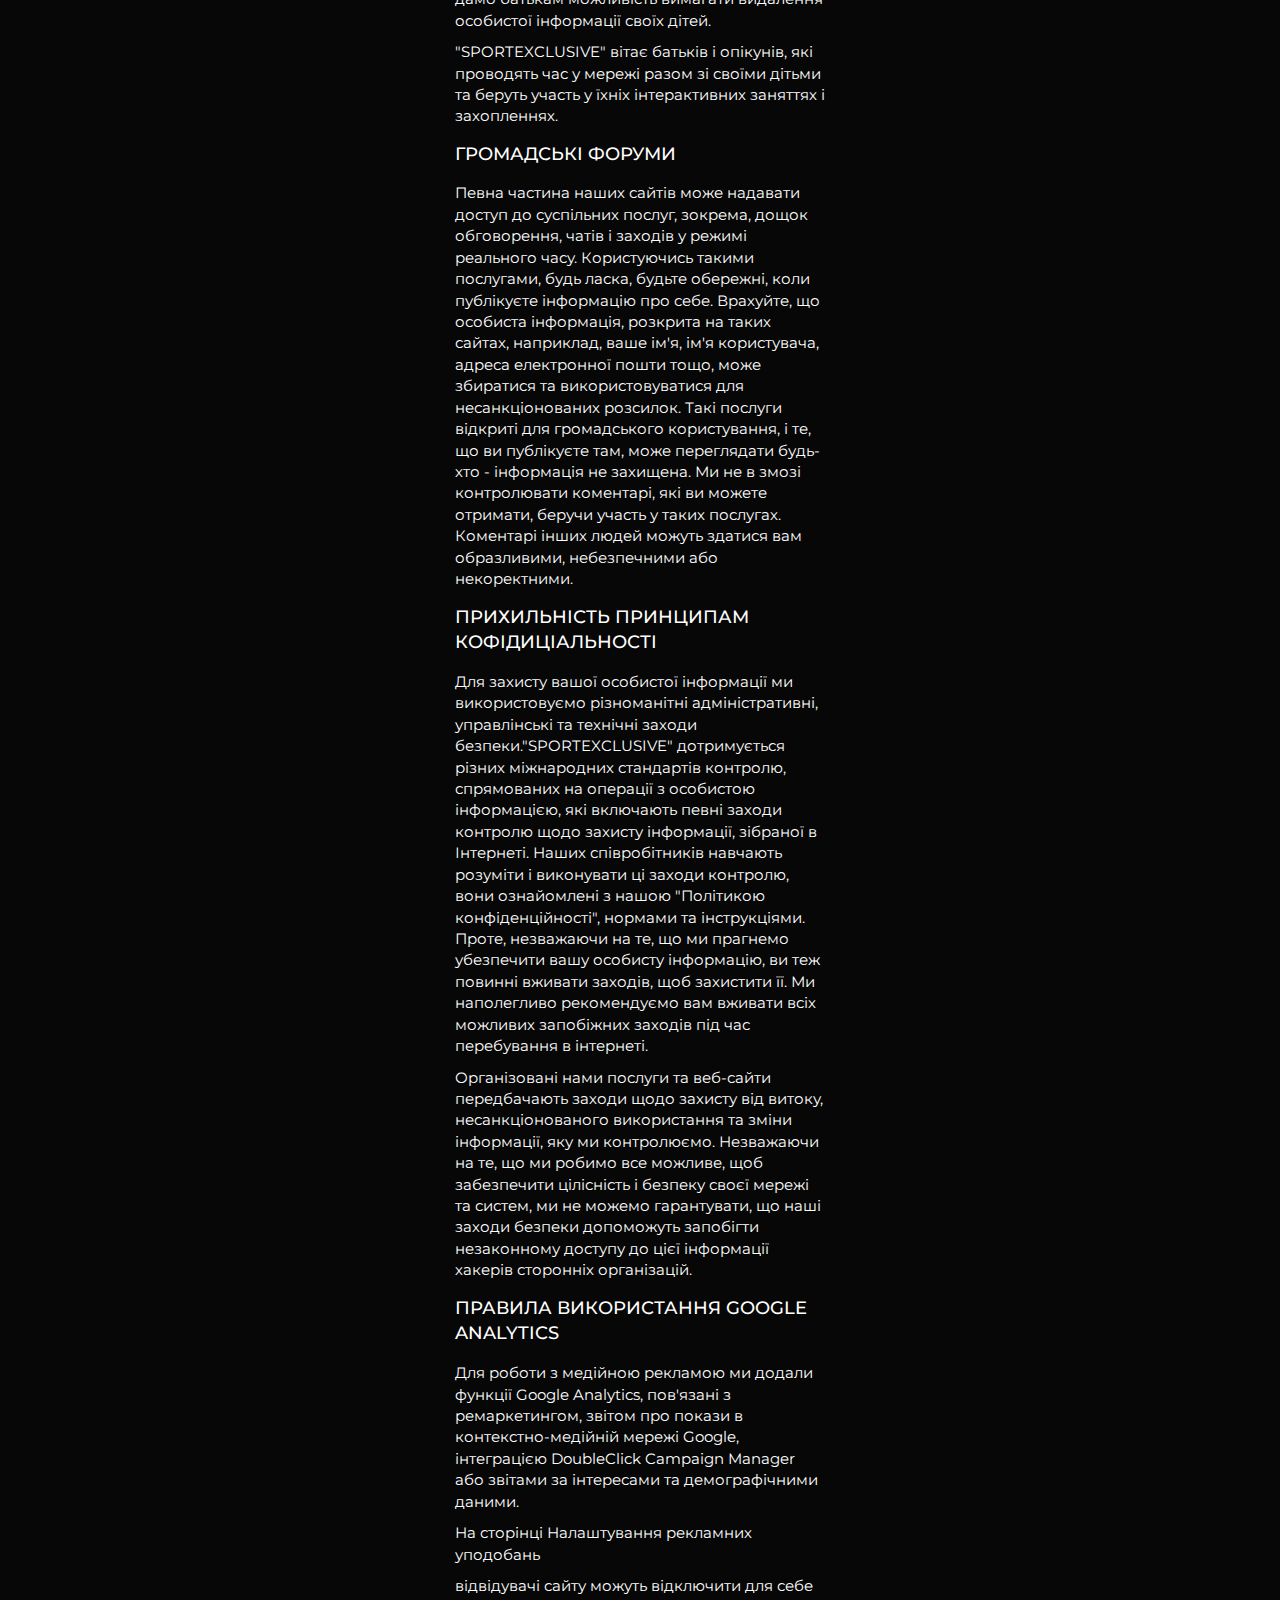
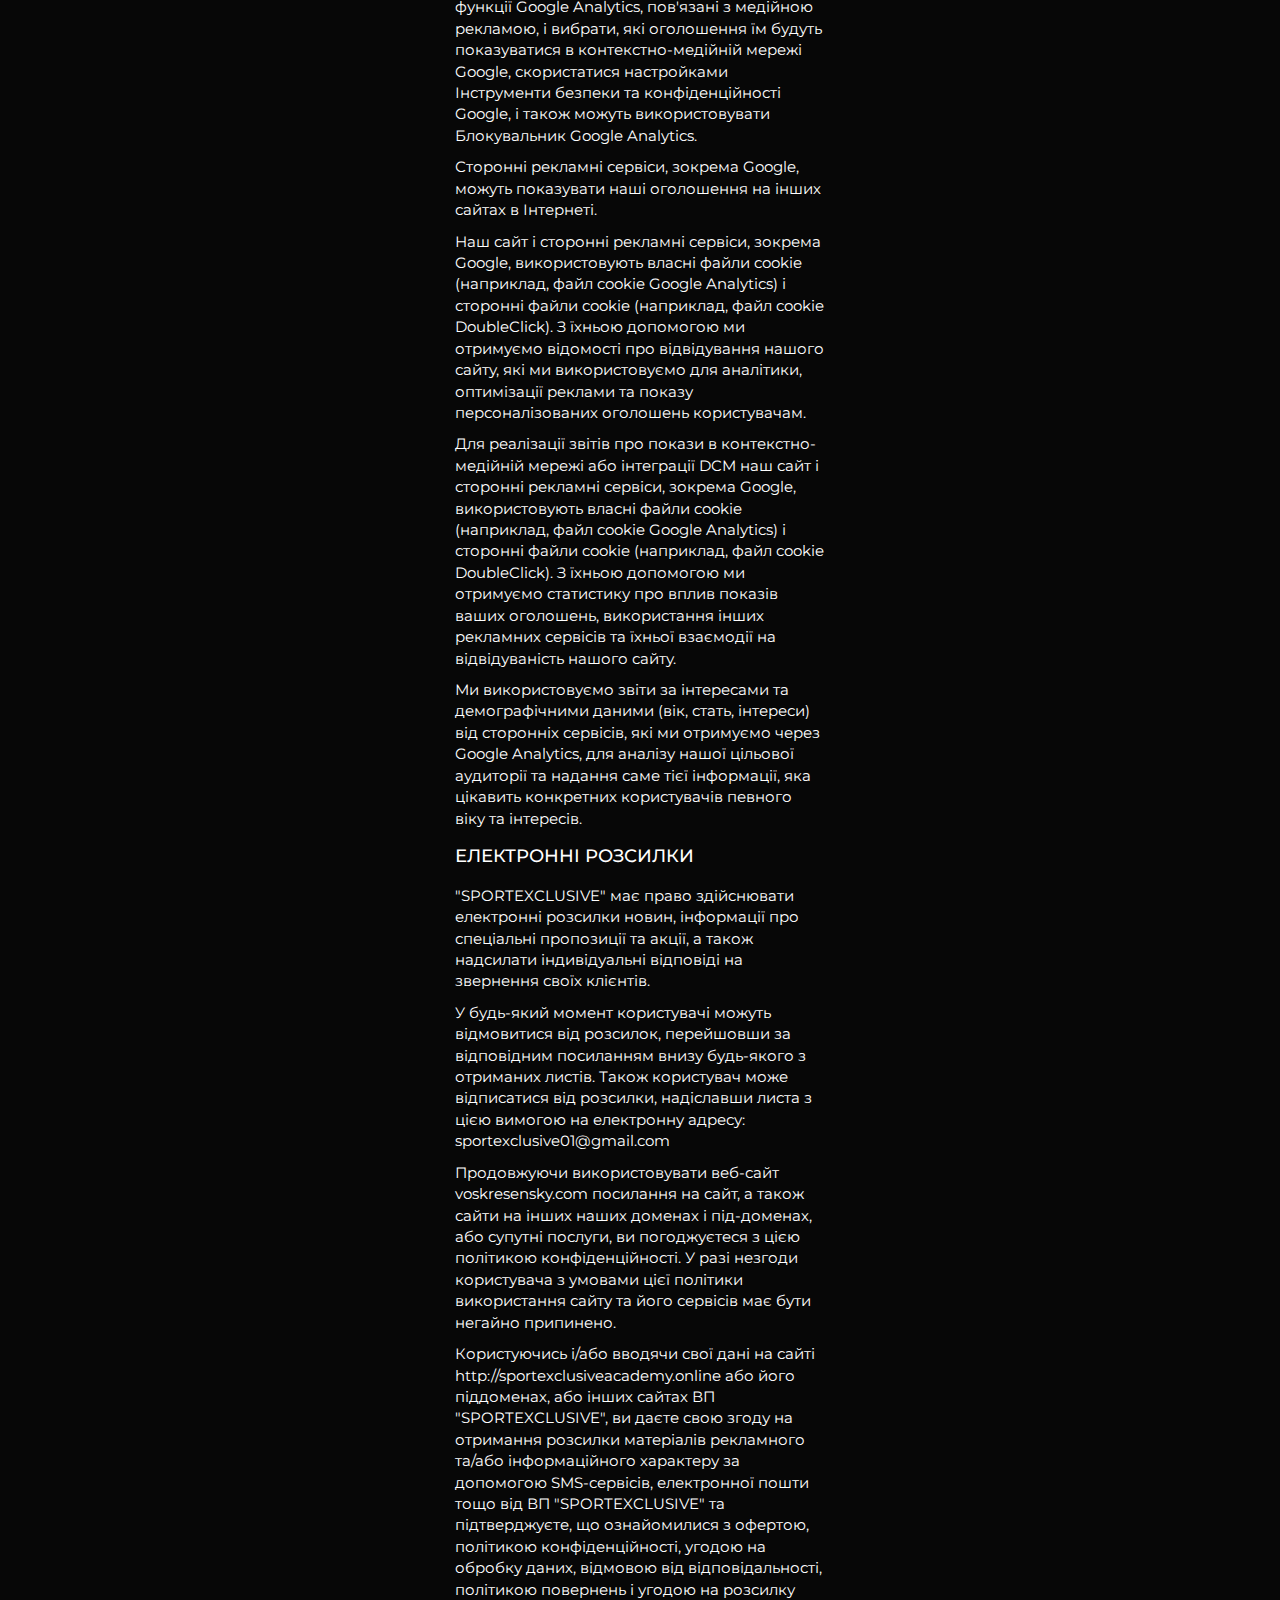
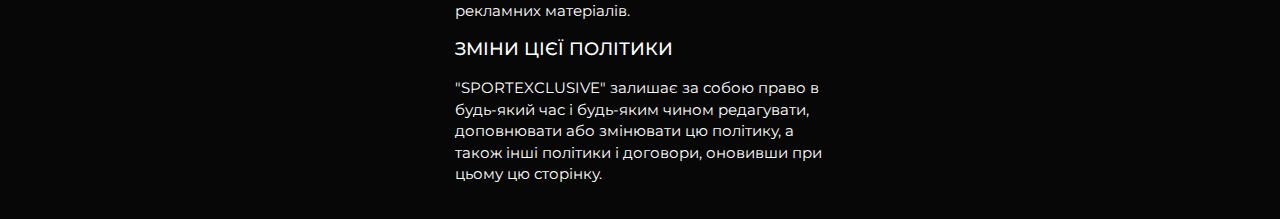
<file: policy.html>
<!DOCTYPE html>
<html>
    <head>
        <meta charset="utf-8">
        <title></title>
        <meta http-equiv="X-UA-Compatible" content="IE=edge">
        <meta name="viewport" content="width=device-width, initial-scale=1.0">
        <!-- <link rel="shortcut icon" href="images/favicon.png"> -->
        <meta property="og:title" content="">
        <meta property="og:description" content="">

        <link rel="stylesheet" href="css/bootstrap-grid.min.css">
        <link rel="stylesheet" href="css/jquery.arcticmodal-0.3.css" defer="">
        <link rel="stylesheet" href="css/simple.css" defer="">
        <link rel="stylesheet" type="text/css" href="css/slick.css" defer="">
        <link rel="stylesheet" type="text/css" href="css/slick-theme.css" defer="">
        <link rel="stylesheet" href="css/main.css">

        <link rel="stylesheet" href="css/loader.css">
        <style>
            .policy h2 {
                font-size: 18px;
                margin: 15px 0;
            }
            .policy p {
                font-size: 15px;
                margin: 10px 0;
            }
            .policy ul li {
                margin-bottom: 10px;
                font-size: 15px;
            }
        </style>
    </head>
    <body>
        <section class="policy">
            <div class="container">
                <h1>ПОЛІТИКА КОНФІДЕНЦІЙНОСТІ</h1>
                <p>
                    Ваша конфіденційність дуже важлива для нас. Ми хочемо, щоб ваша робота в Інтернеті була максимально приємною і корисною, і ви 
                    абсолютно спокійно використовували найширший спектр інформації, інструментів і можливостей, які пропонує Інтернет.
                </p>
                <p>
                    Ми створили "Політику конфіденційності", щоб продемонструвати свою вірність принципам конфіденційності та безпеки. У "Політиці конфіденційності" 
                    описано, як "SPORTEXCLUSIVE" збирає інформацію від усіх кінцевих користувачів своїх інтернет-послуг ("Послуг"), включно з людьми, які мають доступ 
                    до деяких наших послуг без реєстраційного запису ("Гостей"), а також клієнтами, які купили продукти та/або вносять щомісячну оплату за Послуги, щоб 
                    підписатися на Послугу ("Члени"). Політика також включає пояснення про те, що ми робимо із зібраною інформацією, і які можливості зі збору та використання 
                    такої інформації є у Гостей і Членів. Ми просимо вас ретельно ознайомитися з "Політикою конфіденційності".
                </p>                
                <h2>Особиста інформація та шляхи її використання</h2>

                <p>Членів можуть попросити надати певну особисту інформацію під час передплати наших Продуктів або Послуг, зокрема, ім'я, адресу, номер телефону, 
                    інформацію для виставлення рахунків (наприклад, номер кредитної картки) та тип персонального комп'ютера, що використовуватиметься для доступу 
                    до Послуг. Особиста інформація Членів, зібрана під час реєстрації (або в будь-який інший час), переважно використовується для підготовки 
                    Продуктів або Послуг відповідно до ваших потреб. Ваша інформація не буде передана або продана третім сторонам. Однак ми можемо частково розкривати 
                    особисту інформацію в особливих випадках, описаних у нижченаведеному розділі "Розголошення".
                </p>
                <h2>Розголошення</h2>
                <p> Ми залишаємо за собою право розкривати інформацію Членів і Гостей наступним третім сторонам у таких ситуаціях:</p>
                <p>Компаніям, що працюють від нашого імені: "SPORTEXCLUSIVE"співпрацює з іншими компаніями, що виконують від імені"SPORTEXCLUSIVE" функції бізнес-підтримки, у зв'язку з чим ваша особиста інформація може бути частково розкрита. Ми вимагаємо, щоб такі компанії використовували інформацію тільки з метою надання послуг за договором; їм забороняється передавати цю інформацію іншим сторонам у ситуаціях, відмінних від випадків, коли це викликано необхідністю надання обумовлених послуг. Приклади функцій бізнес-підтримки: виконання замовлень, реалізація заявок, видача призів і бонусів, проведення опитувань серед клієнтів та управління інформаційними системами. Ми також розкриваємо узагальнену неперсоніфіковану інформацію при виборі постачальників послуг.</p>
                <p>При передачі контролю над підприємством: "SPORTEXCLUSIVE" складає за собою право передавати ваші анкетні дані у зв'язку з повним або частковим продажем або трансфертом нашого підприємства або його активів. Під час продажу або трансферту бізнесу "SPORTEXCLUSIVE" надасть вам можливість відмовитися від передачі інформації про себе. У деяких випадках це може означати, що нова організація не зможе надалі надавати вам послуги або продукти, які раніше надавалися "SPORTEXCLUSIVE".</p>
                <p> Правоохоронним органам: "SPORTEXCLUSIVE" може без вашої на те згоди розкривати персональну інформацію третім сторонам із будь-якої з наступних причин: для уникнення порушень закону, нормативних правових актів або постанов суду; участь в урядових розслідуваннях; допомога в запобіганні шахрайству; а також зміцнення або захист прав "SPORTEXCLUSIVE" або дочірніх підприємств.</p>
                <p> З вашої згоди: У всіх інших випадках перед передачею інформації про вас третім сторонам "VoskresenskyGroup" зобов'язується отримати вашу явну згоду. Наприклад, "VoskresenskyGroup" може реалізовувати спільну пропозицію або конкурс з третьою стороною, тоді ми попросимо у вас дозвіл на спільне використання вашої особистої інформації з третьою стороною.</p>

                <h2> Інтернет покупки</h2>
                <p>При замовленні послуг або продуктів безпосередньо у "SPORTEXCLUSIVE" надана вами персональна інформація використовується для обробки даного замовлення. Ми не передаємо цю інформацію стороннім організаціям, за винятком випадків, коли це необхідно для виконання такого замовлення.</p>
                <p>Під час подачі замовлення через інші компанії, які можуть давати посилання на наші сайти, наприклад, пропонуючи подарунок через Інтернет, який безпосередньо надсилається одержувачу, вас можуть попросити надати інформацію про одержувача, зокрема, ім'я, адресу та номер телефону. "SPORTEXCLUSIVE" ніяк не контролює шляхи використання третіми сторонами персональної інформації, наданої вами під час розміщення таких замовлень. Будь ласка, у таких випадках будьте обережні. Рекомендуємо ознайомитися з політикою конфіденційності та правилами користування будь-яких інших компаній, на чиї веб-сайти можна перейти з наших сайтів.</p>
                <h2>Реклама в інтернеті</h2>
                <p>"SPORTEXCLUSIVE" може розміщувати рекламу в Інтернеті. У таких випадках ми надаємо своїм рекламодавцям згруповану і неперсоніфіковану інформацію про своїх Гостей і Членів, зібрану під час реєстрації, а також за допомогою інтернет-опитувань і заходів з просування.
                    Крім того, в деяких випадках ми використовуємо цю згруповану і неперсоніфіковану інформацію для цільової реклами та спільних підприємств. Наприклад, рекламодавець або спільне підприємство говорить, до якої аудиторії потрібно достукатися, і надає відповідну їй рекламу. Пізніше на підставі зібраної та згрупованої неперсоніфікованої інформації ми розміщуємо або розсилаємо рекламу цільовій аудиторії. "SPORTEXCLUSIVE" не розкриває таким рекламодавцям або спільним підприємствам персональну інформацію про своїх Гостей і Членів. Інформація про те, як відмовитися від інтернет-реклами "SPORTEXCLUSIVE" включається безпосередньо в рекламні матеріали.</p>
                <h2>Відповіді на електронні запитання та запити</h2>
                <p>Коли Гості або Члени надсилають нашій компанії електронні запити, для відповіді на них використовується електронна адреса, з якої надійшов запит. "SPORTEXCLUSIVE"" не використовує зворотні адреси в будь-яких інших цілях і не передає їх будь-яким третім сторонам.</p>
                <h2> Добровільні опитування клієнтів</h2>
                <p>Ми періодично проводимо як комерційні, так і приватні опитування серед користувачів. Ми рекомендуємо своїм клієнтам брати участь у цих опитуваннях, оскільки вони дають нам важливу інформацію, за допомогою якої ми можемо покращити різноманітні свої продукти та послуги, а також удосконалити шляхи їх надання. Ваша особиста інформація та відповіді залишаться суворо конфіденційними навіть при проведенні опитування третьою стороною. Участь у наших клієнтських опитуваннях не обов'язкова. Інформація про те, як відмовитися від участі в опитуванні, включається в повідомлення про опитування.</p>
                <p>Ми можемо взяти інформацію, отриману від окремих осіб, які беруть участь у наших клієнтських опитуваннях, та об'єднати (згрупувати) з відповідями інших наших клієнтів для створення ширших та узагальнених відповідей на запитання опитування (зокрема, стать, вік, місце проживання, захоплення, освіта, місце роботи, сектор промисловості та ін. демографічна інформація). Після цього згрупована інформація використовується для поліпшення якості послуг, що надаються вам, і розробки нових послуг і продуктів. Така згрупована та неперсоніфікована інформація може передаватися третім сторонам.</p>
                <h2>Автоматичний збір інформації</h2>
                <p>Cookies: Для збору інформації "SPORTEXCLUSIVE" може користуватися маркерами Cookies; це маленькі інформаційні файли, які зберігаються вашим браузером на жорсткому диску вашого комп'ютера на вимогу веб-сайту. Маркери Cookies "SPORTEXCLUSIVE" не містять будь-якої персональної інформації та переважно використовуються таким чином:</p>
                <ul>
                    <li>- для відстеження часової інформації. Наприклад, маркери Cookies дають нам змогу відстежувати, які картинки ви завантажуєте та завантажуєте;</li>
                    <li>- щоб реєструвати вас у спеціальних програмах. Cookies дають нам змогу запам'ятовувати вас під час входу в зони нашого сайту, для яких необхідно бути Членом, щоб запам'ятати ваші уподобання щодо країни та мови;</li>
                    <li>- щоб допомогти нам зрозуміти масштаби своєї аудиторії і розподіл трафіку; для збору і запису інформації про те, що ви переглянули на нашому сайті і що переглянули в нашому електронному листі;</li>
                    <li>- для управління інформацією сайту та її презентації, а також щоб зрозуміти, які зображення можуть відображатися на вашому комп'ютері, і подавати інформацію відповідно до ваших інтересів</li>
                </ul>
                <p>  Веб-маяки: Ми також можемо розміщувати на своєму веб-сайті, в інтернет-рекламі за участю третіх сторін і своїх електронних листах невеликі "зображення, що стежать" або "маяки". Такі маяки застосовуються разом з маркерами Cookies для збору неособистої інформації про використання нашого сайту, зокрема, включно з часом і датою відвідування, переглянутими сторінками, сторінкою переходу, типом браузера (наприклад, Internet Explorer, NetScape), типом операційної системи (наприклад, Windows, Linux або Mac), а також ім'ям домену провайдера інтернет-послуг відвідувача (наприклад, AOL). Ми збираємо таку інформацію про відвідування сайту тисячами і аналізуємо в цілому. Ця інформація важлива, зокрема, для визначення ефективності нашої інтернет-реклами, наприклад, банерів і вибору місця для майбутньої реклами на інших веб-ресурсах.</p>
                <p>Вимкнення Cookies і маяків: Якщо збір такої інформації через маркери Cookies і маяки вам неприємний, рекомендуємо вимкнути ці функції в налаштуваннях свого браузера, але, будь ласка, пам'ятайте, що це обмежить ефективність і функціональність веб-сайтів нашої Компанії. Про те, як відключити підтримку cookie і маяків, як правило, йдеться в інструкції до браузера.</p>
                <h2>Інформаційний захист дітей</h2>
                <p>Захист дітей від інтернет-інформації особливо важливий.</p>
                <p>Дітям молодше 14 років не дозволяється користуватися нашим сайтом, вони не повинні реєструватися і надавати будь-яку особисту інформацію на ньому. Підліткам 14-17 років не слід надсилати особисту інформацію через Інтернет (у тому числі нам), попередньо не проконсультувавшись зі своїми батьками.</p>
                <p>"SPORTEXCLUSIVE" навмисно не дозволяє дітям до 14 років ставати зареєстрованими членами наших сайтів або купувати товари та послуги на наших сайтах без підтвердженого дозволу від батьків. "SPORTEXCLUSIVE"навмисно не збирає і не запитує особисту інформацію у дітей до 14 років без явної на те згоди їхніх батьків.</p>
                <p>Якщо ми коли-небудь включимо дітей до 14 років до числа цільової аудиторії наших сайтів, то ці спеціальні сторінки будуть виділені окремо і міститимуть розгорнуте повідомлення про конфіденційність, відповідно до положень Акту про захист приватного життя дитини в Інтернеті (COPPA); ми також забезпечимо механізми отримання дозволу батьків, їхній доступ до інформації та дамо батькам можливість вимагати видалення особистої інформації своїх дітей.</p>
                <p>"SPORTEXCLUSIVE" вітає батьків і опікунів, які проводять час у мережі разом зі своїми дітьми та беруть участь у їхніх інтерактивних заняттях і захопленнях.</p>
                <h2>Громадські форуми</h2>
                <p>Певна частина наших сайтів може надавати доступ до суспільних послуг, зокрема, дощок обговорення, чатів і заходів у режимі реального часу. Користуючись такими послугами, будь ласка, будьте обережні, коли публікуєте інформацію про себе. Врахуйте, що особиста інформація, розкрита на таких сайтах, наприклад, ваше ім'я, ім'я користувача, адреса електронної пошти тощо, може збиратися та використовуватися для несанкціонованих розсилок. Такі послуги відкриті для громадського користування, і те, що ви публікуєте там, може переглядати будь-хто - інформація не захищена. Ми не в змозі контролювати коментарі, які ви можете отримати, беручи участь у таких послугах. Коментарі інших людей можуть здатися вам образливими, небезпечними або некоректними.</p>
                <h2>Прихильність принципам кофідиціальності</h2>
                <p>Для захисту вашої особистої інформації ми використовуємо різноманітні адміністративні, управлінські та технічні заходи безпеки."SPORTEXCLUSIVE" дотримується різних міжнародних стандартів контролю, спрямованих на операції з особистою інформацією, які включають певні заходи контролю щодо захисту інформації, зібраної в Інтернеті. Наших співробітників навчають розуміти і виконувати ці заходи контролю, вони ознайомлені з нашою "Політикою конфіденційності", нормами та інструкціями. Проте, незважаючи на те, що ми прагнемо убезпечити вашу особисту інформацію, ви теж повинні вживати заходів, щоб захистити її. Ми наполегливо рекомендуємо вам вживати всіх можливих запобіжних заходів під час перебування в інтернеті.</p>
                <p>Організовані нами послуги та веб-сайти передбачають заходи щодо захисту від витоку, несанкціонованого використання та зміни інформації, яку ми контролюємо. Незважаючи на те, що ми робимо все можливе, щоб забезпечити цілісність і безпеку своєї мережі та систем, ми не можемо гарантувати, що наші заходи безпеки допоможуть запобігти незаконному доступу до цієї інформації хакерів сторонніх організацій.</p>
                <h2>Правила використання Google Analytics</h2>
                <p>Для роботи з медійною рекламою ми додали функції Google Analytics, пов'язані з ремаркетингом, звітом про покази в контекстно-медійній мережі Google, інтеграцією DoubleClick Campaign Manager або звітами за інтересами та демографічними даними.</p>
                <p>На сторінці Налаштування рекламних уподобань</p>
                <p>відвідувачі сайту можуть відключити для себе функції Google Analytics, пов'язані з медійною рекламою, і вибрати, які оголошення їм будуть показуватися в контекстно-медійній мережі Google, скористатися настройками Інструменти безпеки та конфіденційності Google, і також можуть використовувати Блокувальник Google Analytics.</p>
                <p>Сторонні рекламні сервіси, зокрема Google, можуть показувати наші оголошення на інших сайтах в Інтернеті.</p>
                <p>Наш сайт і сторонні рекламні сервіси, зокрема Google, використовують власні файли cookie (наприклад, файл cookie Google Analytics) і сторонні файли cookie (наприклад, файл cookie DoubleClick). З їхньою допомогою ми отримуємо відомості про відвідування нашого сайту, які ми використовуємо для аналітики, оптимізації реклами та показу персоналізованих оголошень користувачам.</p>
                <p>Для реалізації звітів про покази в контекстно-медійній мережі або інтеграції DCM наш сайт і сторонні рекламні сервіси, зокрема Google, використовують власні файли cookie (наприклад, файл cookie Google Analytics) і сторонні файли cookie (наприклад, файл cookie DoubleClick). З їхньою допомогою ми отримуємо статистику про вплив показів ваших оголошень, використання інших рекламних сервісів та їхньої взаємодії на відвідуваність нашого сайту.</p>
                <p>Ми використовуємо звіти за інтересами та демографічними даними (вік, стать, інтереси) від сторонніх сервісів, які ми отримуємо через Google Analytics, для аналізу нашої цільової аудиторії та надання саме тієї інформації, яка цікавить конкретних користувачів певного віку та інтересів.</p>
                <h2>Електронні розсилки</h2>
                <p>"SPORTEXCLUSIVE" має право здійснювати електронні розсилки новин, інформації про спеціальні пропозиції та акції, а також надсилати індивідуальні відповіді на звернення своїх клієнтів.</p>
                <p>У будь-який момент користувачі можуть відмовитися від розсилок, перейшовши за відповідним посиланням внизу будь-якого з отриманих листів. Також користувач може відписатися від розсилки, надіславши листа з цією вимогою на електронну адресу: sportexclusive01@gmail.com</p>
                <p>Продовжуючи використовувати веб-сайт voskresensky.com посилання на сайт, а також сайти на інших наших доменах і під-доменах, або супутні послуги, ви погоджуєтеся з цією політикою конфіденційності. У разі незгоди користувача з умовами цієї політики використання сайту та його сервісів має бути негайно припинено.</p>
                <p>Користуючись і/або вводячи свої дані на сайті http://sportexclusiveacademy.online  або його піддоменах, або інших сайтах ВП "SPORTEXCLUSIVE", ви даєте свою згоду на отримання розсилки матеріалів рекламного та/або інформаційного характеру за допомогою SMS-сервісів, електронної пошти тощо від ВП "SPORTEXCLUSIVE" та підтверджуєте, що ознайомилися з офертою, політикою конфіденційності, угодою на обробку даних, відмовою від відповідальності, політикою повернень і угодою на розсилку рекламних матеріалів.</p>
                <h2>Зміни цієї політики</h2>
                <p>"SPORTEXCLUSIVE"  залишає за собою право в будь-який час і будь-яким чином редагувати, доповнювати або змінювати цю політику, а також інші політики і договори, оновивши при цьому цю сторінку.</p>
            </div>
        </section>

    </body>
</html>
</file>
<file: css/simple.css>
.box-modal {
	position: relative;
	width: 500px;
	padding: 16px;
	background: #fff;
	color: #3c3c3c;
	font: 14px/18px Arial, "Helvetica CY", "Nimbus Sans L", sans-serif;
	/* box-shadow: 0 0 0 6px rgba(153, 153, 153, .3); */
	border-radius: 5px;
}
.box-modal_close { position: absolute; right: 10px; top: 6px; font-size: 11px; line-height: 15px; color: #999; cursor: pointer; }
.box-modal_close:hover { color: #666; }
</file>
<file: css/main.css>
@import url('https://fonts.googleapis.com/css2?family=Montserrat:wght@300;400;500;600;700;800;900&display=swap');

body {
  font-family: 'Montserrat', sans-serif;
  font-style: normal;
  font-weight: normal;
  font-size: 12px;
  min-width: 320px;
  position: relative;
  overflow-x: hidden;
  overflow: visible !important;
  color: #fff;
  font-weight: 400;
  max-width: 400px;
  display: block;
  margin: 0 auto !important;
  background: #070707;
}
ul{margin: 0;padding: 0;list-style: none;}
a, button{outline: none;}
h1, h2, h3, p{margin: 0;}

h1{
  font-size: 20px;
  margin-bottom: 18px;
  font-weight: 400;
}
h2{
  text-transform: uppercase;
  font-weight: 500;
  font-size: 25px;
}
input[type='text']{
  width: 100%;
  color: #333;
  height: 55px;
  border: solid 1px #cccccc;
  font-size: 13px;
  margin-bottom: 10px;
  text-align: center;
}
input[type='submit']{
  border-radius: 200px;
  background: #0434ed;
  /* box-shadow: 0px -4px 10px 0px rgba(0, 0, 0, 0.25) inset; */
  padding: 20px 0;
  width: 100%;
  border: none;
  font-weight: 600;
  font-size: 20px;
  color: #ffffff;
  text-transform: capitalize;
}
section{
  padding: 25px 0;
  position: relative;
}
img{
  max-width: 100%;
}

/*boxmodal*/
.box-modal{
  font-family: "Raleway", sans-serif;
  position:relative;
  text-align:center;
  line-height: 1.3;
  background:#ffffff;
  border-radius: 10px;
  color: #000;
  width: 100%;
}
.box-modal_close{
  position:absolute;
  right:0px;
  top:-40px;
  font-size:60px;
  line-height:15px;
  color:#fff;
  cursor:pointer;
  transform:rotate(45deg);
}
.box-modal .deskr{
  font-size: 16px;
  font-weight: 700;
  margin-bottom: 18px;
}
.box-modal .date{
  font-size: 13px;
  margin-bottom: 18px;
  font-weight: 700;
}
.box-modal .price{
  font-size: 12px;
  margin-bottom: 14px;
}
.box-modal del{
  font-weight: 700;
}
.box-modal .price span{
  border-radius: 100px;
  background: #0434ed;
  padding: 2px 15px;
  font-weight: 700;
  color: #fff;
  font-size: 15px;
}
.box-modal .desklaimer{
  margin-top: 10px;
}
.box-modal .desklaimer .info {
    font-size: 9px;
    margin-bottom: 20px;
    margin-top: 10px;
}
.box-modal .desklaimer .info img{
  margin-right: 5px;
}
.box-modal .desklaimer h4{
  margin-bottom: 5px;
  font-size: 12px;
  font-weight: 700;
  text-transform: uppercase;
}
.box-modal .desklaimer .ps{
  margin-top: 20px;
  font-size: 10px;
}

.accordion .accordion_item {
  margin-bottom:1px;
  position:relative;
  padding: 0;
}
.accordion .title_block {
  cursor:pointer;
  border-radius: 18px;
  border: 1px solid rgba(0, 0, 0, 0.02);
  background: #fff;
  padding:20px;
  -webkit-transition:all .2s linear 0;
  -webkit-transition-delay:.2s 0;
  transition:all .2s linear 0;
  margin: 0;
  margin-bottom: 9px;
  display: flex;
  flex-wrap: wrap;
  align-items: center;
  color: #000;
}
.accordion .title_block .num{
  border-radius: 10px;
  background: #0434ed;
  padding: 4px 10px 3px 10px;
  color: #fff;
  font-size: 12px;
  font-weight: 700;
  width: max-content;
}
.accordion .title_block div:last-child{
  padding-left: 24px;
  width: 85%;
}
.accordion .title_block:before {
  content:'';
  height:8px;
  width:8px;
  position:absolute;
  right:20px;
  top:30px;
  border-top: 3px solid #000;
  border-right: 3px solid #000;
  transform: rotate(45deg);
}
.accordion .active_block .title_block:before {
  transform: rotate(135deg);
}
.accordion .active_block .title_block{
  border: none;
}
.accordion .info {
  display:none;
  padding: 10px 40px 15px 80px;
  overflow: hidden;
  font-size: 13px;
  font-weight: normal;
  text-align: left;
  color: #fff;
}
.accordion .info p{
  font-weight: normal;
  text-align: left;
  line-height: 1.5;
  width: 100%;
  margin: 0;
}

.timer{
  border-radius: 20px;
  background: #0C0C0C;
  box-shadow: 0px -4px 10px 0px rgba(0, 0, 0, 0.25) inset;
  padding: 25px;
  width: 100%;
  text-align: center;
}
.timer h4{
  margin-bottom: 16px;
  font-size: 10px;
  font-weight: 600;
}
.getting-started{
    display:inline-block;
    margin: 5px 0;
}
.getting-started:after{
    content:"";
    display:block;
    clear:both
}
.getting-started>div{
    float:left;
    text-align:center;
    margin-left:10px;
    line-height: 1;
}
.getting-started>div:first-child{
    margin-left:0
}
.getting-started .dial{
    font-weight: 700;
    font-size: 15px;
    text-align: center;
    color: #000;
    margin-bottom: 5px;
    background: #fff;
    border-radius: 11px;
    padding: 10px 20px;
}
.getting-started .text-timer{
    font-size:11px;
}

.slick-slide img {
  display: block;
  margin: 0 auto;
    width: 100%;
}
.slick-prev, .slick-next{
  content: '';
  width: 41px;
  height: 41px;
  bottom: -80px;
  top: auto;
}
.slick-prev,.slick-prev:hover, .slick-prev:focus{
  background: url('../images/arr.png') no-repeat;
  left: 35%;
  background-size: 100% 100%;
  transform: rotate(180deg);
  bottom: -60px;
}
.slick-next,.slick-next:hover, .slick-next:focus{
  background: url('../images/arr.png') no-repeat;
  right: 35%;
  background-size: 100% 100%;
}
.slick-prev:before{
  content: '';  
}
.slick-next:before{
  content: '';
}

#menu{
  width:100%;
  background: #0434ed;
  padding:5px 0 5px
}
#menu.default{
  width:920px;
  display:none;
}
#menu.fixed{
  display:block;
  position:fixed;
  bottom:0;
  left:0;
  z-index:999
}
#menu button{
  display: block;
  margin: 0 auto;
}

.container{
  width: 100%;
  padding: 0 15px;
}
.items{
  display: flex;
  flex-wrap: wrap;
  justify-content: space-between;
}
.blue{
  color: #0434ed;
}
.btn{
  cursor: pointer;
  margin: 0 auto;
  width: 70%;
  border-radius: 200px;
  background: #FFF;
  /* box-shadow: 0px -4px 10px 0px rgba(0, 0, 0, 0.25) inset; */
  font-weight: 600;
  text-transform: capitalize;
  justify-content: right;
}
.btn div:first-child{
  padding: 20px;
  font-size: 20px;
  color: #000;
}
.btn div:last-child{
  background: #383838;
  border-radius: 50%;
  padding: 21px 12px;
  font-size: 17px;
}

.s1{
  /* background-image: url('../images/s1_bg.png'); */
  background-repeat: no-repeat;
  background-size: 60%;
  background-position: bottom right;
}
.s1 .pretitle{
  position: relative;
  padding-left: 35px;
  margin-bottom: 32px;
}
.s1 .pretitle::before{
  position: absolute;
  content: '';
  background: url('../images/icon.png') no-repeat;
  background-size: 100% 100%;
  width: 40px;
  height: 40px;
  left: -10px;
  top: -5px;
}
.s1 .start{
  justify-content: flex-start;
  margin-bottom: 14px;
  align-items: center;
}
.s1 .start div{
  padding: 5px 15px;
}
.s1 .start div:first-child{
  border-radius: 100px;
  background: #383838;
}
.s1 h1+div{
  border-radius: 1000px;
  background: #0434ed;
  padding: 11px 25px;
  color: #ffffff;
  font-weight: 500px;
  margin-bottom: 29px;
  width: max-content;
}
.s1 .info{
  border-radius: 40px;
  border: 1px solid rgba(255, 255, 255, 0.05);
  background: rgba(255, 255, 255, 0.05);
  backdrop-filter: blur(5px);
  margin-bottom: 9px;
  width: 60%;
  padding: 20px 25px;
}
.s1 .price{
  margin-top: 14px;
  text-align: center;
  font-size: 14px;
  margin-bottom: 11px;
}
.s1 .price strong{
  font-size: 20px;
}
.s1 .bonus{
  border-radius: 200px;
  background: #0C0C0C;
  box-shadow: 0px -4px 10px 0px rgba(0, 0, 0, 0.25) inset;
  margin: 0 auto;
  width: 90%;
  padding: 12px 30px;
  margin-top: 16px;
}
.s1 .bonus img{
  width: 15%;
}
.s1 .bonus p{
  width: 80%;
  font-size: 10px;
  margin-left: 10px;
}
.s2{
  border-radius: 20px;
  background: #FFF;
  color: #000;
  padding-bottom: 100px;
}
.s2 h2{
  margin-bottom: 28px;
}
.s2 p{
  margin-bottom: 20px;
}
.s2 .slick-slide img{
  border-radius: 10px;
}
.s3 h2{
  margin-bottom: 31px;
}
.s3 .item{
  margin-bottom: 8px;
  border-radius: 10px;
  background: #1C1C1C;
  padding: 13px;
  text-align: center;
}
.s3 .item img{
  margin-bottom: 20px;
}
.s3 h3{
  font-size: 15px;
  font-weight: 700;
  margin-bottom: 8px;
}
.s4{
  background: #1C1C1C;
}
.s4 h2{
  margin-bottom: 27px;
}
.s4 h2+p{
  margin-bottom: 27px;
}
.s4 .item{
  border-radius: 20px;
  background: #FFF;
  margin-bottom: 10px;
  padding: 15px;
  color: #000;
}
.s4 .item div{
  width: max-content;
  margin-bottom: 14px;
  border-radius: 50px;
  background: #0434ed;
  padding: 3px 15px;
  color: #ffffff;
  font-size: 15px;
  font-weight: 500;
}
.s4 .item p{
  font-size: 15px;
}
.s5{
  border-radius: 20px;
  background: #FFF;
  color: #000;
}
.s5 h2{
  margin-bottom: 34px;
}
.s6 h2{
  margin-bottom: 42px;
}
.s6 .items{
  border-radius: 10px;
  background: #1C1C1C;
  margin-bottom: 10px;
  padding: 25px;
  align-items: center;
}
.s6 .items img{
  width: 8%;
}
.s6 .items p{
  width: 85%;
}
.s7 h2{
  margin-bottom: 19px;
  text-align: center;
}
.s7 .items{
  border-radius: 10px;
  border: 1px solid rgba(255, 255, 255, 0.30);
  background: rgba(255, 255, 255, 0.20);
  margin-bottom: 8px;
  padding: 15px 20px;
}
.s7 .items .num, .s9 .items .num, .s12 .items .num{
  width: 36px;
  height: 36px;
  background: #0434ed;
  border-radius: 50%;
  font-size: 20px;
  line-height: 36px;
  text-align: center;
  font-weight: 500;
  color: #fff;
}
.s7 .items .item-list {
  list-style: disc;
  margin-left: 15px;
  margin-top: 10px;
}
.s7 .items .item-list li {
  margin-bottom: 5px;
}
.s7 .items .num.red{
  background: #b12424;
}
.s7 .items p{
  width: 85%;
  display: flex;
  align-items: center;
}
.p_green {
  color: #88ff88;
}
.p_red{
  color: #ff4949;
}
.s8{
  padding-bottom: 100px;
}
.s8 h2{
  margin-bottom: 19px;
}
.s8 .items{
  margin-bottom: 44px;
  align-items: center;
}
.s8 .items img{
  width: 20%;
}
.s8 .items p{
  width: 75%;
}
.s8 .info{
  border-radius: 100px;
  background: rgba(255, 255, 255, 0.20);
  padding: 20px;
}
.s8 .info img{
  width: 10%;
}
.s8 .info p{
  width: 85%;
}
.s9{
  border-radius: 20px;
  background: #FFF;
}
.s9 h2{
  margin-bottom: 20px;
  color: #000;
}
.s9 h2+p{
  margin-bottom: 29px;
  color: #000;
}
.s9 .items{
  align-items: flex-start;
  margin-bottom: 11px;
  border-radius: 10px;
  background: #1C1C1C;
  padding: 15px 20px;
}
.s9 .items div{
  width: 85%;
}
.s9 .items div p {
  margin-bottom: 8px;
}
.s10{
  padding-bottom: 100px;
}
.s10 h2{
  margin-bottom: 33px;
}
.s10 .slick-prev,.s10 .slick-prev:hover, .s10 .slick-prev:focus,
.s8 .slick-prev,.s8 .slick-prev:hover, .s8 .slick-prev:focus{
  background: url('../images/arr2.png') no-repeat;
  left: 35%;
  background-size: 100% 100%;
  transform: rotate(180deg);
  bottom: -60px;
}
.s10 .slick-next,.s10 .slick-next:hover, .s10 .slick-next:focus,
.s8 .slick-next,.s8 .slick-next:hover, .s8 .slick-next:focus{
  background: url('../images/arr2.png') no-repeat;
  right: 35%;
  background-size: 100% 100%;
}
.s10 .slick-slide img{
  width: 90%;
}
.s11 h2{
  margin-bottom: 20px;
}
.s11 .items{
  margin-bottom: 23px;
}
.s11 .items img{
  width: 20%;
}
.s11 .items h3{
  width: 65%;
  font-size: 15px;
  font-weight: 700;
  margin: 0;
}
.s12{
  border-radius: 20px;
  background: #FFF;
  color: #000;
}
.s12 h2{
  margin-bottom: 15px;
}
.s12 h3{
  font-size: 20px;
  margin-bottom: 40px;
}
.s12 .items{
  margin-bottom: 45px;
}
.s12 .items p{
  width: 80%;
}
.s12 .items .num{
  position: relative;
  z-index: 2;
  width: 48px;
  height: 48px;
  line-height: 48px;
}
.s12 .content{
  position: relative;
}
.s12 .content::before{
  position: absolute;
  content: '';
  background: url('../images/line.png') no-repeat;
  background-size: 100% 100%;
  width: 2px;
  height: 180px;
  left: 24px;
  z-index: 1;
  top: 25px;
}
.s13 h2{
  margin: 24px 0;
}
.s14{
  border-radius: 20px;
  background: #FFF;
  color: #000;
  padding-bottom: 100px;
}
.s14 h2{
  margin-bottom: 24px;
}
.s14 p{
  margin-bottom: 25px;
}
.s15{
  border-radius: 20px;
  background: #0434ed;
}
.s15 h3{
  margin-bottom: 17px;
  font-weight: 500;
  font-size: 18px;
}
.s15 .price strong{
  font-size: 30px;
}
.s15 .price{
  margin-bottom: 35px;
  color: #ffffff;
}
.s15 .price+p{
  font-size: 18px;
  margin-bottom: 11px;
}
.s15 .btn{
  margin: 0;
  margin-bottom: 23px;
}
.s16 h2{
  text-align: center;
  margin-bottom: 43px;
}
.s17{
  border-radius: 30px;
  background: #0434ed;
}
.s17 h2{
  margin-bottom: 42px;
}
.s17 .items{
  border-radius: 100px;
  background: #1C1C1C;
  margin-bottom: 10px;
  padding: 25px;
  align-items: center;
}
.s17 .items img{
  width: 8%;
}
.s17 .items p{
  width: 85%;
}
.s18 h2{
  margin-bottom: 22px;
}
.s18 .info1,.s18 .info2{
  width: max-content;
  color: #000;
  padding: 11px 15px;
  margin-bottom: 17px;
  border-radius: 100px;
  font-weight: 500;
}
.s18 .info1{
  background: #0434ed;
}
.s18 .info2{
  background: #fff;
  margin-top: 22px;
}
.s18 .items{
  border-radius: 100px;
  background: #1C1C1C;
  margin-bottom: 10px;
  padding: 25px;
  align-items: center;
}
.s18 .items img{
  width: 8%;
}
.s18 .items p{
  width: 85%;
}







footer{
  background: #000;
  padding: 15px 0 75px;
  color: #fff;
  font-size: 14px;
}
footer a{
  color: #fff;
  text-decoration: underline;
  cursor: pointer;
  outline: none;
  display: block;
}
footer p{
  margin-bottom: 10px;
}
/* Custom, iPhone Retina */
@media only screen and (max-width : 380px) {
  .btn{
    width: 80%;
  }
  .s1 .bonus{
    width: 100%;
  }
  .s1 .info{
    width: 70%;
  }
}
@media only screen and (max-width : 380px) {
  .btn{
    width: 90%;
  }
  .s1 .info{
    width: 80%;
  }
  .s1 .bonus,.s11 .items{
    align-items: center;
  }
  .s7 .items p {
    width: 80%;
}
.s9 .items div {
    width: 80%;
}
.s11 .items h3{
  width: 70%;
}
.getting-started .dial{
  padding: 10px;
}
}
</file>
<file: css/loader.css>
.hidden {
  display: none !important;
}
/* Loader */
.form-n-loader {
  position: fixed;
  top: 0;
  left: 0;
  width: 100%;
  height: 100%;
  background: #64b7ee54;
  backdrop-filter: blur(4px);
  z-index: 999999999999;
}

.form-n-loader > div {
  display: block;
  position: relative;
  left: 50%;
  top: 50%;
  width: 120px;
  height: 120px;
  margin: -60px 0 0 -60px;
  border-radius: 50%;
  border: 3px solid transparent;
  border-top-color: #3498db;
  -webkit-animation: spin 2s linear infinite;
  animation: spin 2s linear infinite;
}

.form-n-loader > div:before {
  content: "";
  position: absolute;
  top: 5px;
  left: 5px;
  right: 5px;
  bottom: 5px;
  border-radius: 50%;
  border: 3px solid transparent;
  border-top-color: #e74c3c;
  -webkit-animation: spin 3s linear infinite;
  animation: spin 3s linear infinite;
}

.form-n-loader > div:after {
  content: "";
  position: absolute;
  top: 15px;
  left: 15px;
  right: 15px;
  bottom: 15px;
  border-radius: 50%;
  border: 3px solid transparent;
  border-top-color: #f9c922;
  -webkit-animation: spin 1.5s linear infinite;
  animation: spin 1.5s linear infinite;
}

@-webkit-keyframes spin {
  0% {
    -webkit-transform: rotate(0);
    -ms-transform: rotate(0);
    transform: rotate(0);
  }

  100% {
    -webkit-transform: rotate(360deg);
    -ms-transform: rotate(360deg);
    transform: rotate(360deg);
  }
}

@-moz-keyframes spin {
  0% {
    -webkit-transform: rotate(0);
    -ms-transform: rotate(0);
    transform: rotate(0);
  }

  100% {
    -webkit-transform: rotate(360deg);
    -ms-transform: rotate(360deg);
    transform: rotate(360deg);
  }
}

@-webkit-keyframes spin {
  0% {
    -webkit-transform: rotate(0);
    -ms-transform: rotate(0);
    transform: rotate(0);
  }

  100% {
    -webkit-transform: rotate(360deg);
    -ms-transform: rotate(360deg);
    transform: rotate(360deg);
  }
}

@-o-keyframes spin {
  0% {
    -webkit-transform: rotate(0);
    -ms-transform: rotate(0);
    transform: rotate(0);
  }

  100% {
    -webkit-transform: rotate(360deg);
    -ms-transform: rotate(360deg);
    transform: rotate(360deg);
  }
}

@keyframes spin {
  0% {
    -webkit-transform: rotate(0);
    -ms-transform: rotate(0);
    transform: rotate(0);
  }

  100% {
    -webkit-transform: rotate(360deg);
    -ms-transform: rotate(360deg);
    transform: rotate(360deg);
  }
}
</file>
